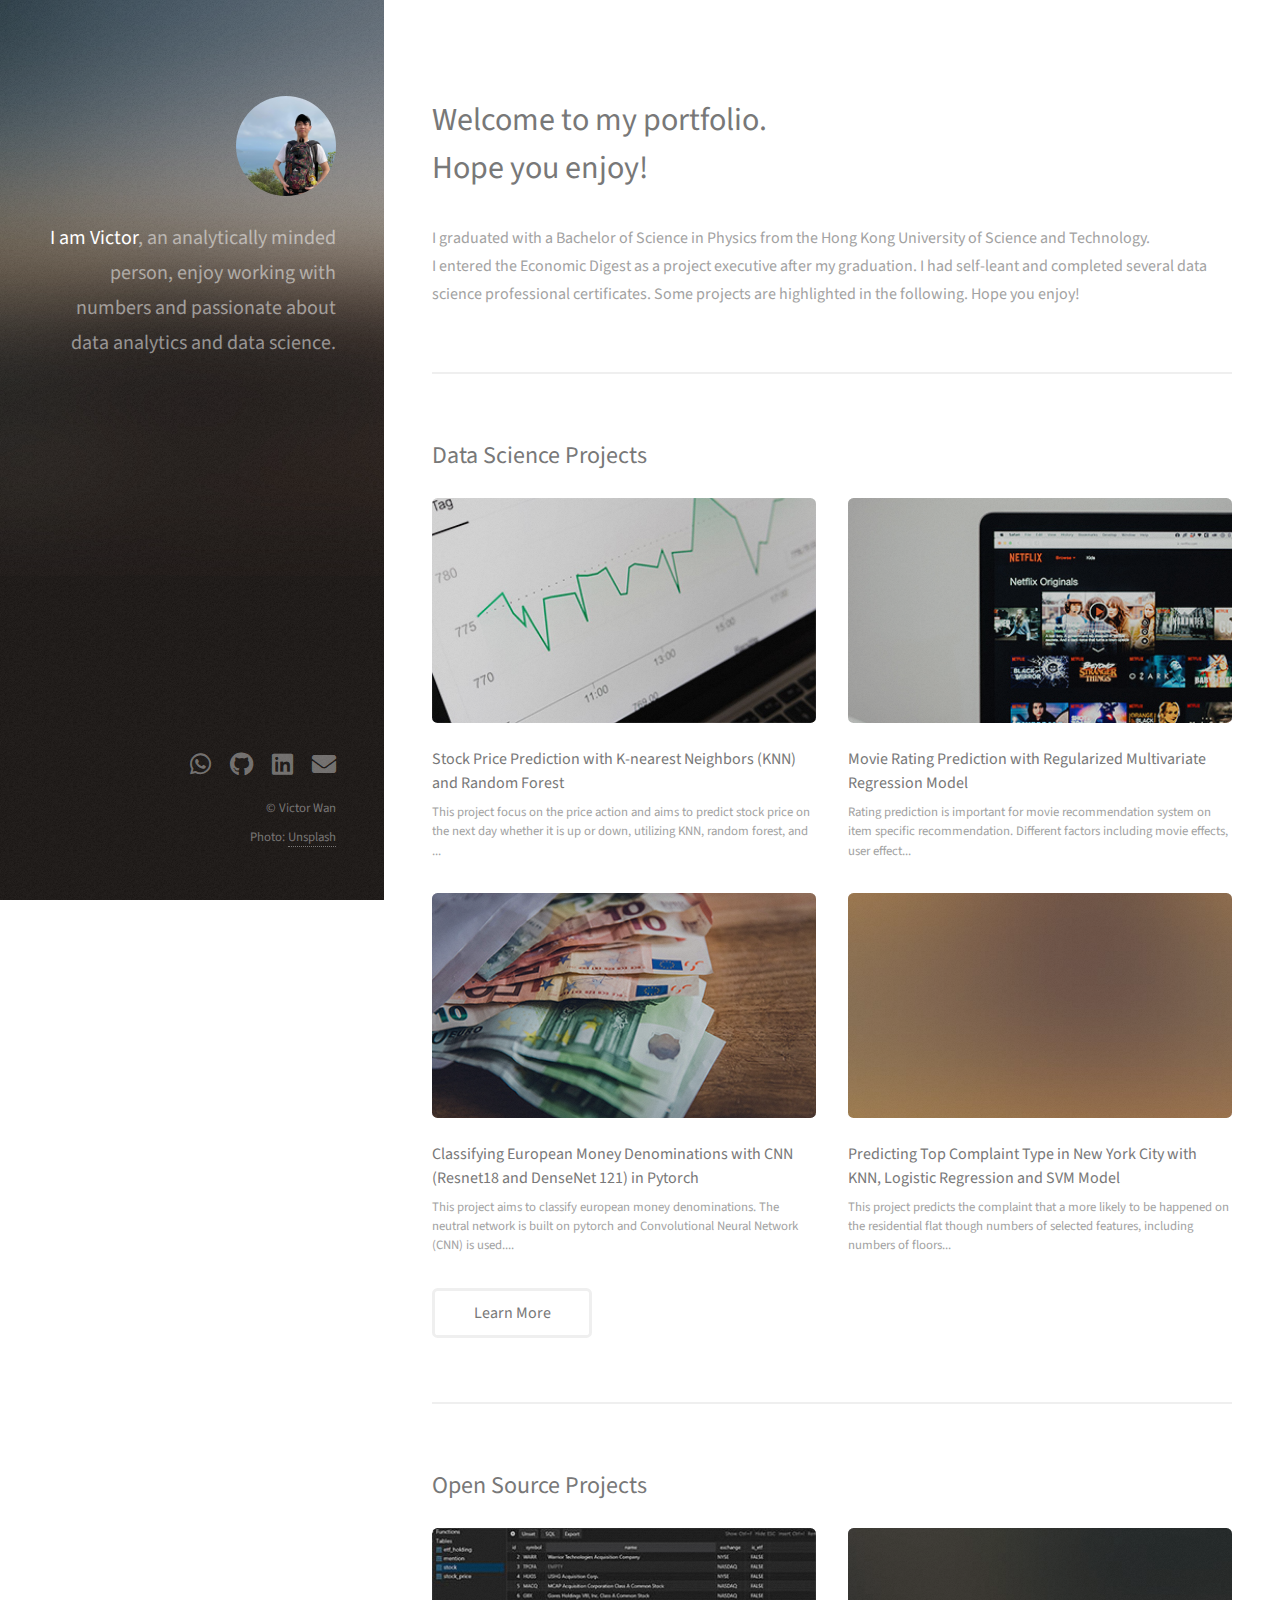
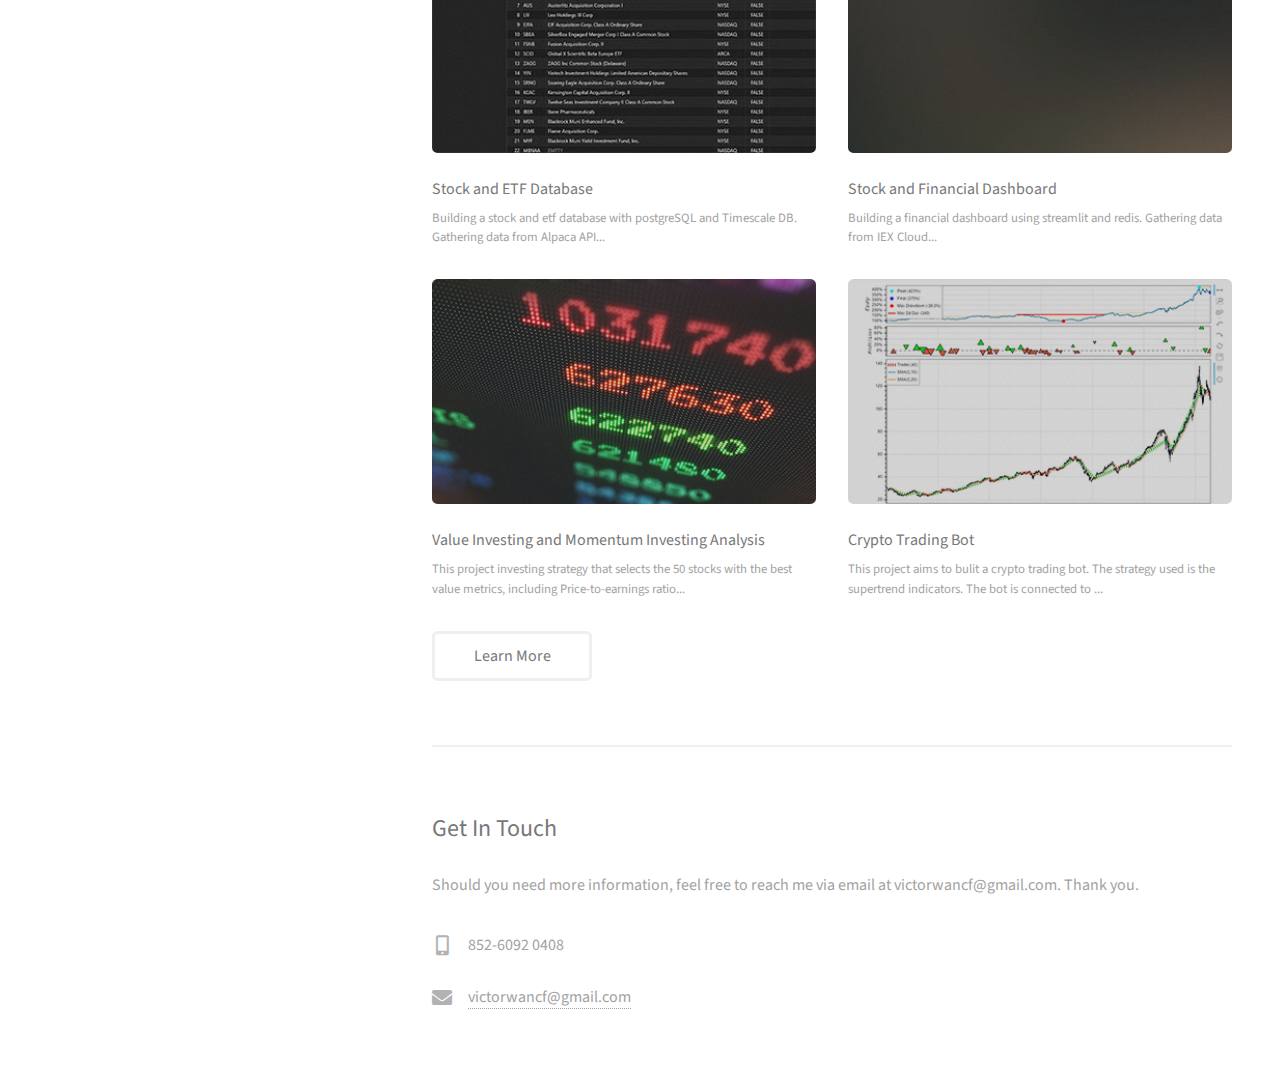
<file: index.html>
<!DOCTYPE HTML>
<!--
  Welcome!
-->
<html>
	<head>
		<title>Victorwan Portfolio</title>
		<meta charset="utf-8" />
		<meta name="viewport" content="width=device-width, initial-scale=1, user-scalable=no" />
		<link rel="stylesheet" href="assets/css/main.css" />
	</head>
	<body class="is-preload">

		<!-- Header -->
			<header id="header">
				<div class="inner">
					<a href="#" class="image avatar"><img src="images/avatar1.jpg" alt="" /></a>
					<h1><strong>I am Victor</strong>, an analytically minded <br />
					person, enjoy working with <br /> 
					numbers and passionate about <br />
					data analytics and data science.</h1>
				</div>
			</header>

		<!-- Main -->
			<div id="main">

				<!-- One -->
					<section id="one">
						<header class="major">
							<h2>Welcome to my portfolio.<br />
							Hope you enjoy!</h2>
						</header>
						<p>
							I graduated with a Bachelor of Science in Physics from the Hong Kong University of Science and Technology. <br />
							I entered the Economic Digest as a project executive after my graduation. 
							I had self-leant and completed several data science professional certificates. Some projects are highlighted in the following. Hope you enjoy!
						</p>

						<!--
						<ul class="actions">
							<li><a href="#" class="button">Learn More</a></li>
						</ul>
						-->
						
					</section>

				<!-- Two -->
					<section id="two">
						<h2>Data Science Projects</h2>
						<div class="row">
							<article class="col-6 col-12-xsmall work-item">
								<a href="DS_project.html" class="image fit"><img src="images/thumbs/01.jpg"  alt="" /></a>
								<a href="DS_project.html"><h3>Stock Price Prediction with K-nearest Neighbors (KNN) and Random Forest</h3></a>
								<p>This project focus on the price action and aims
									to predict stock price on the next day whether it is up or down,
									utilizing KNN, random forest, and ...</p>
							</article>
							<article class="col-6 col-12-xsmall work-item">
								<a href="DS_project.html#two" class="image fit"><img src="images/thumbs/02.jpg" alt="" /></a>
								<a href="DS_project.html#two"><h3>Movie Rating Prediction with Regularized Multivariate Regression Model</h3></a>
								<p>Rating prediction is important for movie recommendation system on item specific recommendation. 
									Different factors including movie effects, user effect...</p>
							</article>
							<article class="col-6 col-12-xsmall work-item">
								<a href="DS_project.html#three" class="image fit"><img src="images/thumbs/03.jpg" alt="" /></a>
								<a href="DS_project.html#three"><h3>Classifying European Money Denominations with CNN (Resnet18 and DenseNet 121) in Pytorch</h3></a>
								<p>This project aims to classify european money denominations. The neutral network is built on pytorch 
									and Convolutional Neural Network (CNN) is used....</p>
							</article>
							<article class="col-6 col-12-xsmall work-item">
								<a href="DS_project.html#four" class="image fit"><img src="images/thumbs/04.jpg" alt="" /></a>
								<a href="DS_project.html#four"><h3>Predicting Top Complaint Type in New York City with KNN, Logistic Regression and SVM Model</h3></a>
								<p>This project predicts the complaint that a more likely to be happened on the residential flat though numbers of selected features, 
									including numbers of floors...</p>
							</article>
						</div>

						<ul class="actions">
							<li><a href="DS_project.html" class="button">Learn More</a></li>
						</ul>
					</section>
				
				<!-- OS Project -->
					<section id="three">
						<h2>Open Source Projects</h2>
						<div class="row">
							<article class="col-6 col-12-xsmall work-item">
								<a href="OS_project.html" class="image fit"><img src="images/thumbs/05.jpg"  alt="" /></a>
								<a href="OS_project.html"><h3>Stock and ETF Database</h3></a>
								<p>Building a stock and etf database with postgreSQL and Timescale DB. Gathering data from Alpaca API...</p>
							</article>
							<article class="col-6 col-12-xsmall work-item">
								<a href="OS_project.html#two" class="image fit"><img src="images/thumbs/06.jpg" alt="" /></a>
								<a href="OS_project.html#two"><h3>Stock and Financial Dashboard</h3></a>
								<p>Building a financial dashboard using streamlit and redis. Gathering data from IEX Cloud...</p>
							</article>
							<article class="col-6 col-12-xsmall work-item">
								<a href="OS_project.html#three" class="image fit"><img src="images/thumbs/07.jpg" alt="" /></a>
								<a href="OS_project.html#three"><h3>Value Investing and Momentum Investing Analysis</h3></a>
								<p>	This project investing strategy that selects the 50 stocks with the best value metrics, 
									including Price-to-earnings ratio...</p>
							</article>
							<article class="col-6 col-12-xsmall work-item">
								<a href="OS_project.html#four" class="image fit"><img src="images/thumbs/08.jpg" alt="" /></a>
								<a href="OS_project.html#four"><h3>Crypto Trading Bot</h3></a>
								<p>This project aims to bulit a crypto trading bot. The strategy used is the supertrend indicators. 
									The bot is connected to ...</p>
							</article>
						</div>

						<ul class="actions">
							<li><a href="OS_project.html" class="button">Learn More</a></li>
						</ul>
					</section>

				<!-- Footer -->
					<section id="four">
						<h2>Get In Touch</h2>
						<p>Should you need more information, feel free to reach me via email at victorwancf@gmail.com. Thank you.</p>
						<div class="row">
							<div class="col-4 col-12-small">
								<ul class="labeled-icons">
									<li>
										<h3 class="icon solid fa-mobile-alt"><span class="label">Phone</span></h3>
										852-6092 0408
									</li>
									<li>
										<h3 class="icon solid fa-envelope"><span class="label">Email</span></h3>
										<a href="#">victorwancf@gmail.com</a>
									</li>
								</ul>
							</div>
						</div>
					</section>

				<!-- Four -->
				<!--
					<section id="four">
						<h2>Elements</h2>

						<section>
							<h4>Text</h4>
							<p>This is <b>bold</b> and this is <strong>strong</strong>. This is <i>italic</i> and this is <em>emphasized</em>.
							This is <sup>superscript</sup> text and this is <sub>subscript</sub> text.
							This is <u>underlined</u> and this is code: <code>for (;;) { ... }</code>. Finally, <a href="#">this is a link</a>.</p>
							<hr />
							<header>
								<h4>Heading with a Subtitle</h4>
								<p>Lorem ipsum dolor sit amet nullam id egestas urna aliquam</p>
							</header>
							<p>Nunc lacinia ante nunc ac lobortis. Interdum adipiscing gravida odio porttitor sem non mi integer non faucibus ornare mi ut ante amet placerat aliquet. Volutpat eu sed ante lacinia sapien lorem accumsan varius montes viverra nibh in adipiscing blandit tempus accumsan.</p>
							<header>
								<h5>Heading with a Subtitle</h5>
								<p>Lorem ipsum dolor sit amet nullam id egestas urna aliquam</p>
							</header>
							<p>Nunc lacinia ante nunc ac lobortis. Interdum adipiscing gravida odio porttitor sem non mi integer non faucibus ornare mi ut ante amet placerat aliquet. Volutpat eu sed ante lacinia sapien lorem accumsan varius montes viverra nibh in adipiscing blandit tempus accumsan.</p>
							<hr />
							<h2>Heading Level 2</h2>
							<h3>Heading Level 3</h3>
							<h4>Heading Level 4</h4>
							<h5>Heading Level 5</h5>
							<h6>Heading Level 6</h6>
							<hr />
							<h5>Blockquote</h5>
							<blockquote>Fringilla nisl. Donec accumsan interdum nisi, quis tincidunt felis sagittis eget tempus euismod. Vestibulum ante ipsum primis in faucibus vestibulum. Blandit adipiscing eu felis iaculis volutpat ac adipiscing accumsan faucibus. Vestibulum ante ipsum primis in faucibus lorem ipsum dolor sit amet nullam adipiscing eu felis.</blockquote>
							<h5>Preformatted</h5>
							<pre><code>i = 0;

while (!deck.isInOrder()) {
print 'Iteration ' + i;
deck.shuffle();
i++;
}

print 'It took ' + i + ' iterations to sort the deck.';</code></pre>
						</section>

						<section>
							<h4>Lists</h4>
							<div class="row">
								<div class="col-6 col-12-xsmall">
									<h5>Unordered</h5>
									<ul>
										<li>Dolor pulvinar etiam magna etiam.</li>
										<li>Sagittis adipiscing lorem eleifend.</li>
										<li>Felis enim feugiat dolore viverra.</li>
									</ul>
									<h5>Alternate</h5>
									<ul class="alt">
										<li>Dolor pulvinar etiam magna etiam.</li>
										<li>Sagittis adipiscing lorem eleifend.</li>
										<li>Felis enim feugiat dolore viverra.</li>
									</ul>
								</div>
								<div class="col-6 col-12-xsmall">
									<h5>Ordered</h5>
									<ol>
										<li>Dolor pulvinar etiam magna etiam.</li>
										<li>Etiam vel felis at lorem sed viverra.</li>
										<li>Felis enim feugiat dolore viverra.</li>
										<li>Dolor pulvinar etiam magna etiam.</li>
										<li>Etiam vel felis at lorem sed viverra.</li>
										<li>Felis enim feugiat dolore viverra.</li>
									</ol>
									<h5>Icons</h5>
									<ul class="icons">
										<li><a href="#" class="icon brands fa-twitter"><span class="label">Twitter</span></a></li>
										<li><a href="#" class="icon brands fa-facebook-f"><span class="label">Facebook</span></a></li>
										<li><a href="#" class="icon brands fa-instagram"><span class="label">Instagram</span></a></li>
										<li><a href="#" class="icon brands fa-github"><span class="label">Github</span></a></li>
										<li><a href="#" class="icon brands fa-dribbble"><span class="label">Dribbble</span></a></li>
										<li><a href="#" class="icon brands fa-tumblr"><span class="label">Tumblr</span></a></li>
									</ul>
								</div>
							</div>
							<h5>Actions</h5>
							<ul class="actions">
								<li><a href="#" class="button primary">Default</a></li>
								<li><a href="#" class="button">Default</a></li>
							</ul>
							<ul class="actions small">
								<li><a href="#" class="button primary small">Small</a></li>
								<li><a href="#" class="button small">Small</a></li>
							</ul>
							<div class="row">
								<div class="col-6 col-12-small">
									<ul class="actions stacked">
										<li><a href="#" class="button primary">Default</a></li>
										<li><a href="#" class="button">Default</a></li>
									</ul>
								</div>
								<div class="col-6 col-12-small">
									<ul class="actions stacked">
										<li><a href="#" class="button primary small">Small</a></li>
										<li><a href="#" class="button small">Small</a></li>
									</ul>
								</div>
								<div class="col-6 col-12-small">
									<ul class="actions stacked">
										<li><a href="#" class="button primary fit">Default</a></li>
										<li><a href="#" class="button fit">Default</a></li>
									</ul>
								</div>
								<div class="col-6 col-12-small">
									<ul class="actions stacked">
										<li><a href="#" class="button primary small fit">Small</a></li>
										<li><a href="#" class="button small fit">Small</a></li>
									</ul>
								</div>
							</div>
						</section>

						<section>
							<h4>Table</h4>
							<h5>Default</h5>
							<div class="table-wrapper">
								<table>
									<thead>
										<tr>
											<th>Name</th>
											<th>Description</th>
											<th>Price</th>
										</tr>
									</thead>
									<tbody>
										<tr>
											<td>Item One</td>
											<td>Ante turpis integer aliquet porttitor.</td>
											<td>29.99</td>
										</tr>
										<tr>
											<td>Item Two</td>
											<td>Vis ac commodo adipiscing arcu aliquet.</td>
											<td>19.99</td>
										</tr>
										<tr>
											<td>Item Three</td>
											<td> Morbi faucibus arcu accumsan lorem.</td>
											<td>29.99</td>
										</tr>
										<tr>
											<td>Item Four</td>
											<td>Vitae integer tempus condimentum.</td>
											<td>19.99</td>
										</tr>
										<tr>
											<td>Item Five</td>
											<td>Ante turpis integer aliquet porttitor.</td>
											<td>29.99</td>
										</tr>
									</tbody>
									<tfoot>
										<tr>
											<td colspan="2"></td>
											<td>100.00</td>
										</tr>
									</tfoot>
								</table>
							</div>

							<h5>Alternate</h5>
							<div class="table-wrapper">
								<table class="alt">
									<thead>
										<tr>
											<th>Name</th>
											<th>Description</th>
											<th>Price</th>
										</tr>
									</thead>
									<tbody>
										<tr>
											<td>Item One</td>
											<td>Ante turpis integer aliquet porttitor.</td>
											<td>29.99</td>
										</tr>
										<tr>
											<td>Item Two</td>
											<td>Vis ac commodo adipiscing arcu aliquet.</td>
											<td>19.99</td>
										</tr>
										<tr>
											<td>Item Three</td>
											<td> Morbi faucibus arcu accumsan lorem.</td>
											<td>29.99</td>
										</tr>
										<tr>
											<td>Item Four</td>
											<td>Vitae integer tempus condimentum.</td>
											<td>19.99</td>
										</tr>
										<tr>
											<td>Item Five</td>
											<td>Ante turpis integer aliquet porttitor.</td>
											<td>29.99</td>
										</tr>
									</tbody>
									<tfoot>
										<tr>
											<td colspan="2"></td>
											<td>100.00</td>
										</tr>
									</tfoot>
								</table>
							</div>
						</section>

						<section>
							<h4>Buttons</h4>
							<ul class="actions">
								<li><a href="#" class="button primary">Primary</a></li>
								<li><a href="#" class="button">Default</a></li>
							</ul>
							<ul class="actions">
								<li><a href="#" class="button large">Large</a></li>
								<li><a href="#" class="button">Default</a></li>
								<li><a href="#" class="button small">Small</a></li>
							</ul>
							<ul class="actions fit">
								<li><a href="#" class="button primary fit">Fit</a></li>
								<li><a href="#" class="button fit">Fit</a></li>
							</ul>
							<ul class="actions fit small">
								<li><a href="#" class="button primary fit small">Fit + Small</a></li>
								<li><a href="#" class="button fit small">Fit + Small</a></li>
							</ul>
							<ul class="actions">
								<li><a href="#" class="button primary icon solid fa-download">Icon</a></li>
								<li><a href="#" class="button icon solid fa-download">Icon</a></li>
							</ul>
							<ul class="actions">
								<li><span class="button primary disabled">Primary</span></li>
								<li><span class="button disabled">Default</span></li>
							</ul>
						</section>

						<section>
							<h4>Form</h4>
							<form method="post" action="#">
								<div class="row gtr-uniform gtr-50">
									<div class="col-6 col-12-xsmall">
										<input type="text" name="demo-name" id="demo-name" value="" placeholder="Name" />
									</div>
									<div class="col-6 col-12-xsmall">
										<input type="email" name="demo-email" id="demo-email" value="" placeholder="Email" />
									</div>
									<div class="col-12">
										<select name="demo-category" id="demo-category">
											<option value="">- Category -</option>
											<option value="1">Manufacturing</option>
											<option value="1">Shipping</option>
											<option value="1">Administration</option>
											<option value="1">Human Resources</option>
										</select>
									</div>
									<div class="col-4 col-12-small">
										<input type="radio" id="demo-priority-low" name="demo-priority" checked>
										<label for="demo-priority-low">Low Priority</label>
									</div>
									<div class="col-4 col-12-small">
										<input type="radio" id="demo-priority-normal" name="demo-priority">
										<label for="demo-priority-normal">Normal Priority</label>
									</div>
									<div class="col-4 col-12-small">
										<input type="radio" id="demo-priority-high" name="demo-priority">
										<label for="demo-priority-high">High Priority</label>
									</div>
									<div class="col-6 col-12-small">
										<input type="checkbox" id="demo-copy" name="demo-copy">
										<label for="demo-copy">Email me a copy of this message</label>
									</div>
									<div class="col-6 col-12-small">
										<input type="checkbox" id="demo-human" name="demo-human" checked>
										<label for="demo-human">I am a human and not a robot</label>
									</div>
									<div class="col-12">
										<textarea name="demo-message" id="demo-message" placeholder="Enter your message" rows="6"></textarea>
									</div>
									<div class="col-12">
										<ul class="actions">
											<li><input type="submit" value="Send Message" class="primary" /></li>
											<li><input type="reset" value="Reset" /></li>
										</ul>
									</div>
								</div>
							</form>
						</section>

						<section>
							<h4>Image</h4>
							<h5>Fit</h5>
							<div class="box alt">
								<div class="row gtr-50 gtr-uniform">
									<div class="col-12"><span class="image fit"><img src="images/fulls/05.jpg" alt="" /></span></div>
									<div class="col-4"><span class="image fit"><img src="images/thumbs/01.jpg" alt="" /></span></div>
									<div class="col-4"><span class="image fit"><img src="images/thumbs/02.jpg" alt="" /></span></div>
									<div class="col-4"><span class="image fit"><img src="images/thumbs/03.jpg" alt="" /></span></div>
									<div class="col-4"><span class="image fit"><img src="images/thumbs/04.jpg" alt="" /></span></div>
									<div class="col-4"><span class="image fit"><img src="images/thumbs/05.jpg" alt="" /></span></div>
									<div class="col-4"><span class="image fit"><img src="images/thumbs/06.jpg" alt="" /></span></div>
									<div class="col-4"><span class="image fit"><img src="images/thumbs/03.jpg" alt="" /></span></div>
									<div class="col-4"><span class="image fit"><img src="images/thumbs/02.jpg" alt="" /></span></div>
									<div class="col-4"><span class="image fit"><img src="images/thumbs/01.jpg" alt="" /></span></div>
								</div>
							</div>
							<h5>Left &amp; Right</h5>
							<p><span class="image left"><img src="images/avatar.jpg" alt="" /></span>Fringilla nisl. Donec accumsan interdum nisi, quis tincidunt felis sagittis eget. tempus euismod. Vestibulum ante ipsum primis in faucibus vestibulum. Blandit adipiscing eu felis iaculis volutpat ac adipiscing accumsan eu faucibus. Integer ac pellentesque praesent tincidunt felis sagittis eget. tempus euismod. Vestibulum ante ipsum primis in faucibus vestibulum. Blandit adipiscing eu felis iaculis volutpat ac adipiscing accumsan eu faucibus. Integer ac pellentesque praesent. Donec accumsan interdum nisi, quis tincidunt felis sagittis eget. tempus euismod. Vestibulum ante ipsum primis in faucibus vestibulum. Blandit adipiscing eu felis iaculis volutpat ac adipiscing accumsan eu faucibus. Integer ac pellentesque praesent tincidunt felis sagittis eget. tempus euismod. Vestibulum ante ipsum primis in faucibus vestibulum. Blandit adipiscing eu felis iaculis volutpat ac adipiscing accumsan eu faucibus. Integer ac pellentesque praesent.</p>
							<p><span class="image right"><img src="images/avatar.jpg" alt="" /></span>Fringilla nisl. Donec accumsan interdum nisi, quis tincidunt felis sagittis eget. tempus euismod. Vestibulum ante ipsum primis in faucibus vestibulum. Blandit adipiscing eu felis iaculis volutpat ac adipiscing accumsan eu faucibus. Integer ac pellentesque praesent tincidunt felis sagittis eget. tempus euismod. Vestibulum ante ipsum primis in faucibus vestibulum. Blandit adipiscing eu felis iaculis volutpat ac adipiscing accumsan eu faucibus. Integer ac pellentesque praesent. Donec accumsan interdum nisi, quis tincidunt felis sagittis eget. tempus euismod. Vestibulum ante ipsum primis in faucibus vestibulum. Blandit adipiscing eu felis iaculis volutpat ac adipiscing accumsan eu faucibus. Integer ac pellentesque praesent tincidunt felis sagittis eget. tempus euismod. Vestibulum ante ipsum primis in faucibus vestibulum. Blandit adipiscing eu felis iaculis volutpat ac adipiscing accumsan eu faucibus. Integer ac pellentesque praesent.</p>
						</section>

					</section>
				-->

			</div>

		<!-- Footer -->
			<footer id="footer">
				<div class="inner">
					<ul class="icons">
						<li><a href="https://wa.me/85260920408" target="blank" class="icon brands fa-whatsapp"><span class="label">Whatsapp</span></a></li>
						<li><a href="https://github.com/victorwancf" target="blank" class="icon brands fa-github"><span class="label">Github</span></a></li>
						<li><a href="https://www.linkedin.com/in/chi-fung-wan/" target="blank" class="icon brands fa-linkedin"><span class="label">LinkedIn</span></a></li>
						<li><a href="mailto:victorwancf@gmail.com" target="blank" class="icon solid fa-envelope"><span class="label">Email</span></a></li>
					</ul>
					<ul class="copyright">
						<li>&copy; Victor Wan</li><li>Photo: <a href="https://unsplash.com/">Unsplash</a></li>
					</ul>
				</div>
			</footer>

		<!-- Scripts -->
			<script src="assets/js/jquery.min.js"></script>
			<script src="assets/js/jquery.poptrox.min.js"></script>
			<script src="assets/js/browser.min.js"></script>
			<script src="assets/js/breakpoints.min.js"></script>
			<script src="assets/js/util.js"></script>
			<script src="assets/js/main.js"></script>

	</body>
</html>
</file>
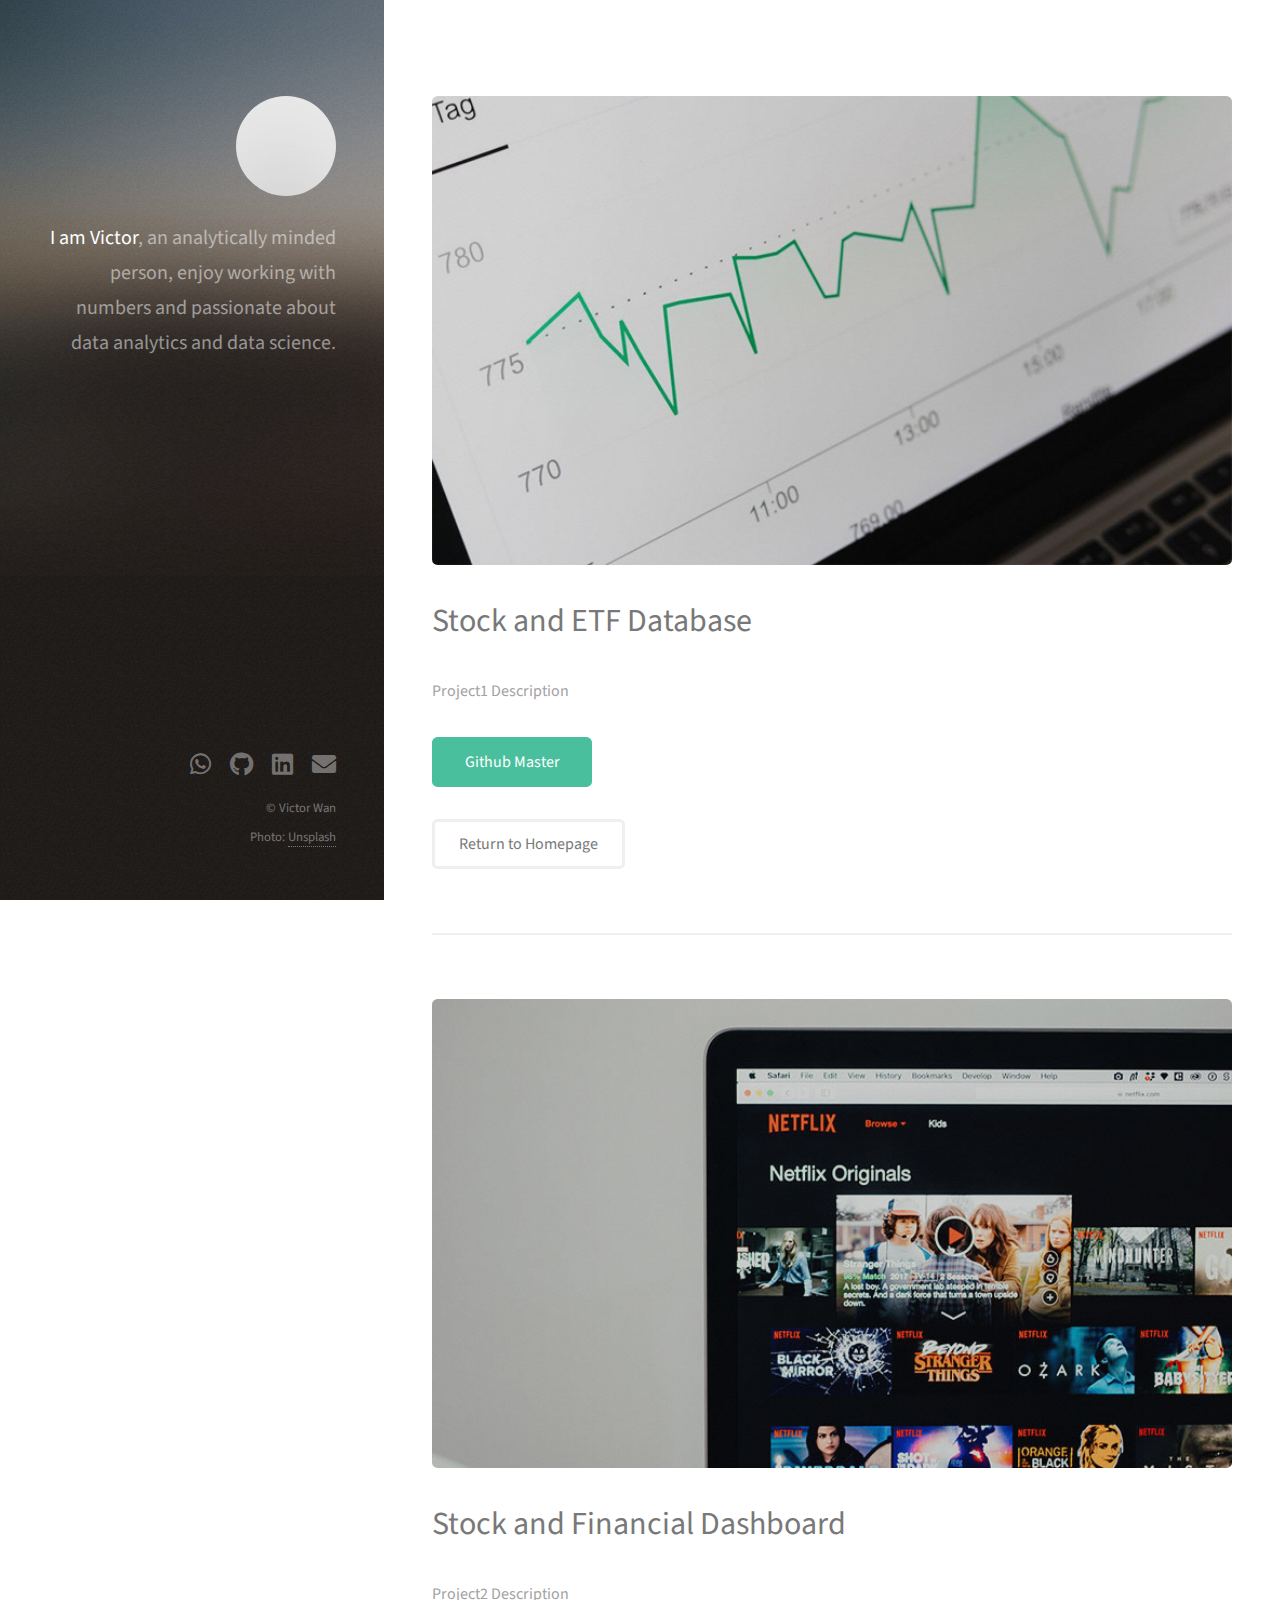
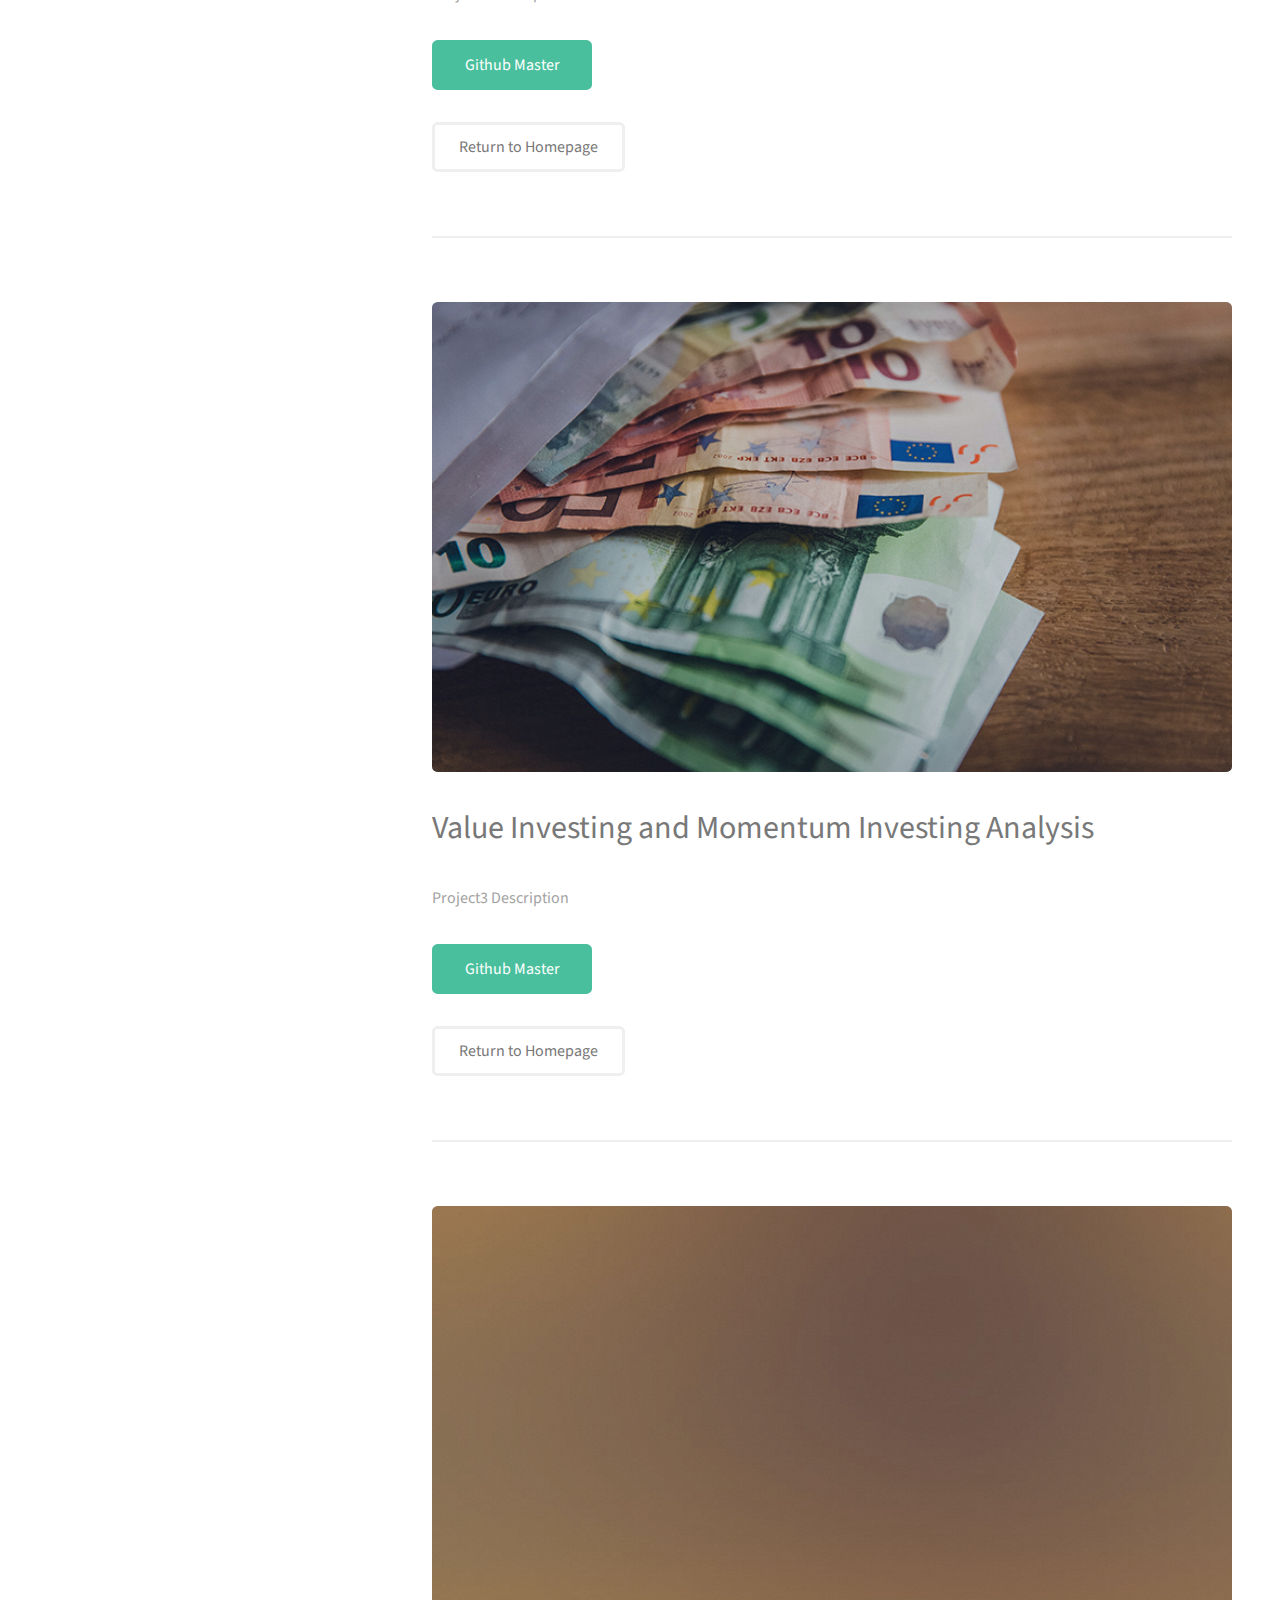
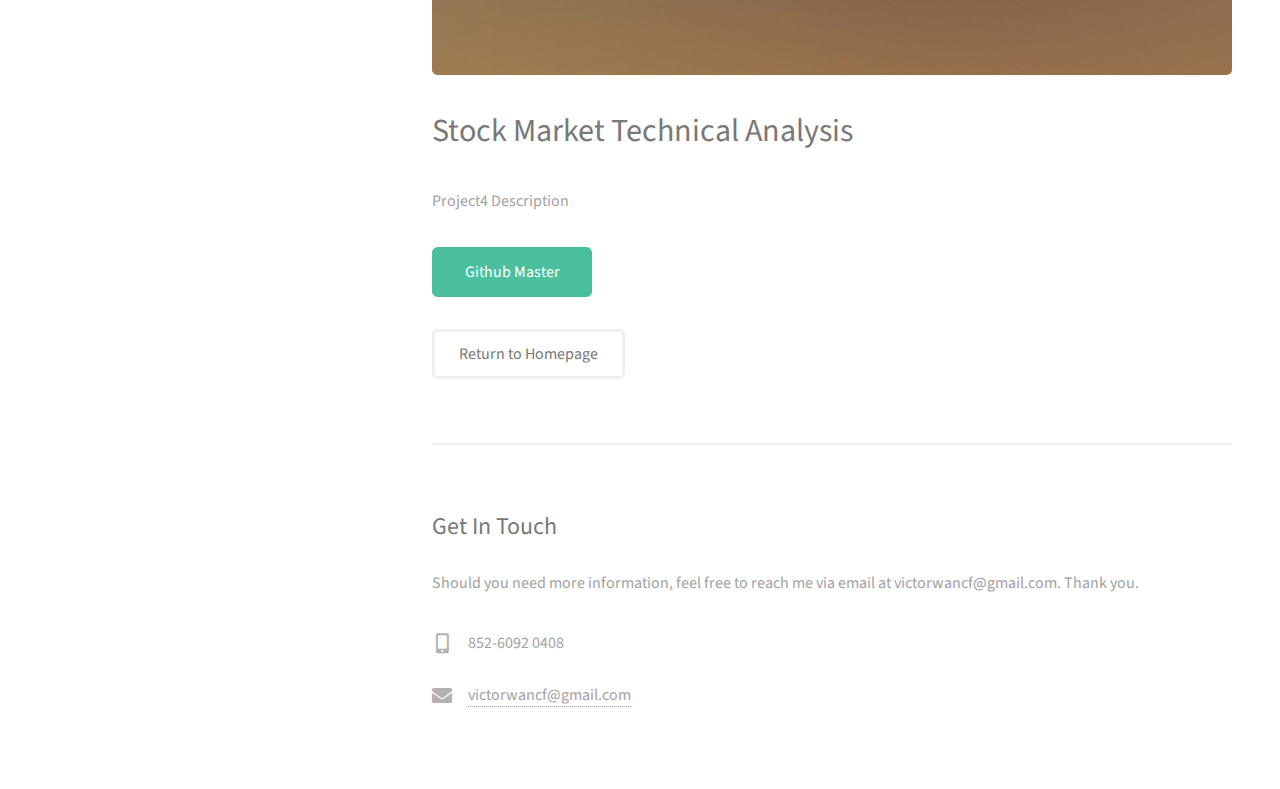
<file: DA_project.html>
<!DOCTYPE HTML>
<!--
  Welcome!
-->
<html>

<head>
	<title>Victorwan Portfolio</title>
	<meta charset="utf-8" />
	<meta name="viewport" content="width=device-width, initial-scale=1, user-scalable=no" />
	<link rel="stylesheet" href="assets/css/main.css" />
</head>

<body class="is-preload">

	<!-- Header -->
	<header id="header">
		<div class="inner">
			<a href="#" class="image avatar"><img src="images/avatar.jpg" alt="" /></a>
			<h1><strong>I am Victor</strong>, an analytically minded <br />
				person, enjoy working with <br />
				numbers and passionate about <br />
				data analytics and data science.</h1>
		</div>
	</header>

	<!-- Main -->
	<div id="main">

		<!-- One -->
		<section id="one">
			<div class="box alt">
				<div class="row gtr-50 gtr-uniform">
					<div class="col-12"><span class="image fit"><img src="images/fulls/01.jpg" alt="" /></span></div>
				</div>
			</div>

			<header class="major">
				<h2>Stock and ETF Database<br /></h2>
			</header>
			<p>
				Project1 Description
			</p>

			<div class="col-6 col-12-small">
				<ul class="actions stacked">
					<li><a href="#" class="button primary">Github Master</a></li>
				</ul>

				<ul class="actions">
					<li><a href="index.html" class="button">Return to Homepage</a></li>
				</ul>
		</section>

		<!-- Two -->
		<section id="two">
			<div class="box alt">
				<div class="row gtr-50 gtr-uniform">
					<div class="col-12"><span class="image fit"><img src="images/fulls/02.jpg" alt="" /></span></div>
				</div>
			</div>

			<header class="major">
				<h2>Stock and Financial Dashboard<br /></h2>
			</header>
			<p>
				Project2 Description
			</p>

			<div class="col-6 col-12-small">
				<ul class="actions stacked">
					<li><a href="#" class="button primary">Github Master</a></li>
				</ul>

				<ul class="actions">
					<li><a href="index.html" class="button">Return to Homepage</a></li>
				</ul>
		</section>

		<!-- Three -->
		<section id="three">
			<div class="box alt">
				<div class="row gtr-50 gtr-uniform">
					<div class="col-12"><span class="image fit"><img src="images/fulls/03.jpg" alt="" /></span></div>
				</div>
			</div>

			<header class="major">
				<h2>Value Investing and Momentum Investing Analysis<br /></h2>
			</header>
			<p>
				Project3 Description
			</p>

			<div class="col-6 col-12-small">
				<ul class="actions stacked">
					<li><a href="#" class="button primary">Github Master</a></li>
				</ul>

				<ul class="actions">
					<li><a href="index.html" class="button">Return to Homepage</a></li>
				</ul>
		</section>

		<!-- Four -->
		<section id="four">
			<div class="box alt">
				<div class="row gtr-50 gtr-uniform">
					<div class="col-12"><span class="image fit"><img src="images/fulls/04.jpg" alt="" /></span></div>
				</div>
			</div>

			<header class="major">
				<h2>Stock Market Technical Analysis<br /></h2>
			</header>
			<p>
				Project4 Description
			</p>

			<div class="col-6 col-12-small">
				<ul class="actions stacked">
					<li><a href="#" class="button primary">Github Master</a></li>
				</ul>

				<ul class="actions">
					<li><a href="index.html" class="button">Return to Homepage</a></li>
				</ul>
		</section>

		<!-- Five -->
		<section id="five">
			<h2>Get In Touch</h2>
			<p>Should you need more information, feel free to reach me via email at victorwancf@gmail.com. Thank you.
			</p>
			<div class="row">
				<div class="col-4 col-12-small">
					<ul class="labeled-icons">
						<li>
							<h3 class="icon solid fa-mobile-alt"><span class="label">Phone</span></h3>
							852-6092 0408
						</li>
						<li>
							<h3 class="icon solid fa-envelope"><span class="label">Email</span></h3>
							<a href="#">victorwancf@gmail.com</a>
						</li>
					</ul>
				</div>
			</div>
		</section>
	</div>

	<!-- Footer -->
	<footer id="footer">
		<div class="inner">
			<ul class="icons">
				<li><a href="https://wa.me/60920408" target="blank" class="icon brands fa-whatsapp"><span
							class="label">Whatsapp</span></a></li>
				<li><a href="https://github.com/victorwancf" target="blank" class="icon brands fa-github"><span
							class="label">Github</span></a></li>
				<li><a href="https://www.linkedin.com/in/chi-fung-wan/" target="blank"
						class="icon brands fa-linkedin"><span class="label">LinkedIn</span></a></li>
				<li><a href="mailto:victorwancf@gmail.com" target="blank" class="icon solid fa-envelope"><span
							class="label">Email</span></a></li>
			</ul>
			<ul class="copyright">
				<li>&copy; Victor Wan</li>
				<li>Photo: <a href="https://unsplash.com/">Unsplash</a></li>
			</ul>
		</div>
	</footer>

	<!-- Scripts -->
	<script src="assets/js/jquery.min.js"></script>
	<script src="assets/js/jquery.poptrox.min.js"></script>
	<script src="assets/js/browser.min.js"></script>
	<script src="assets/js/breakpoints.min.js"></script>
	<script src="assets/js/util.js"></script>
	<script src="assets/js/main.js"></script>

</body>

</html>
</file>
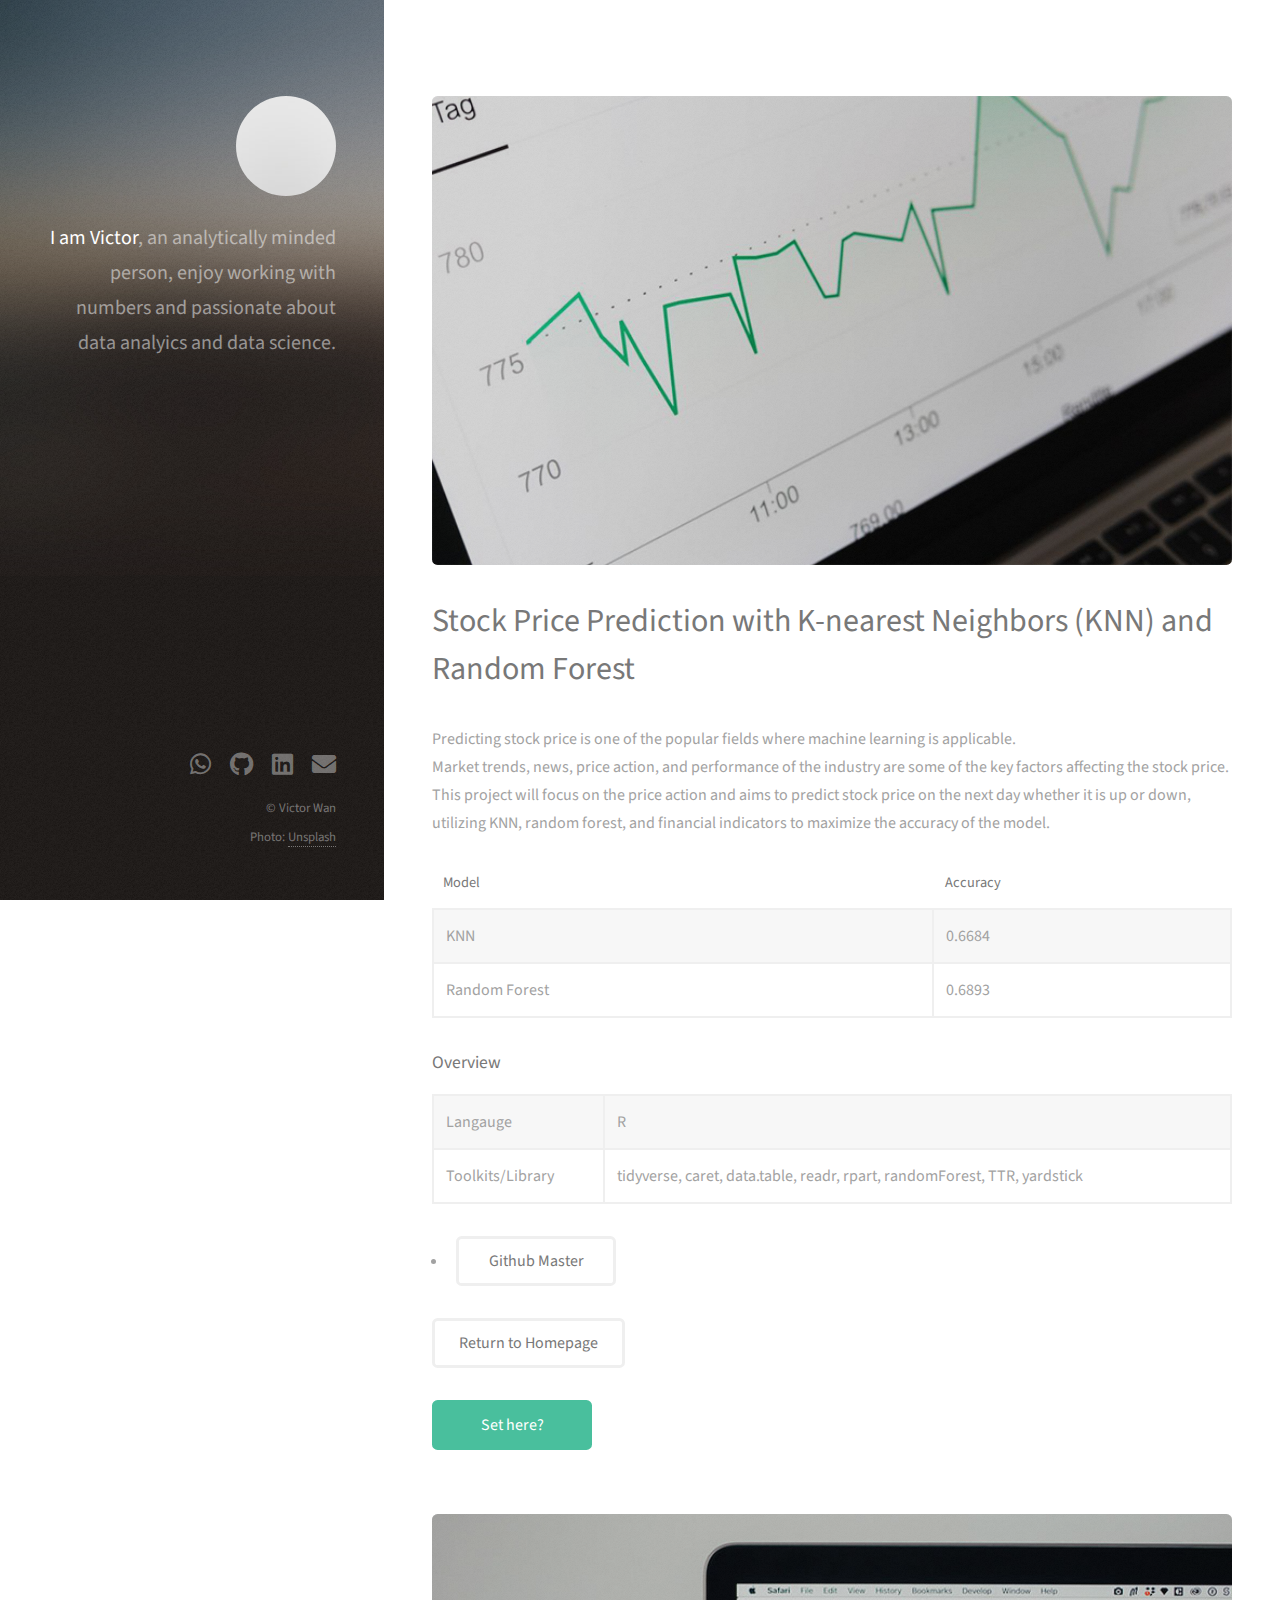
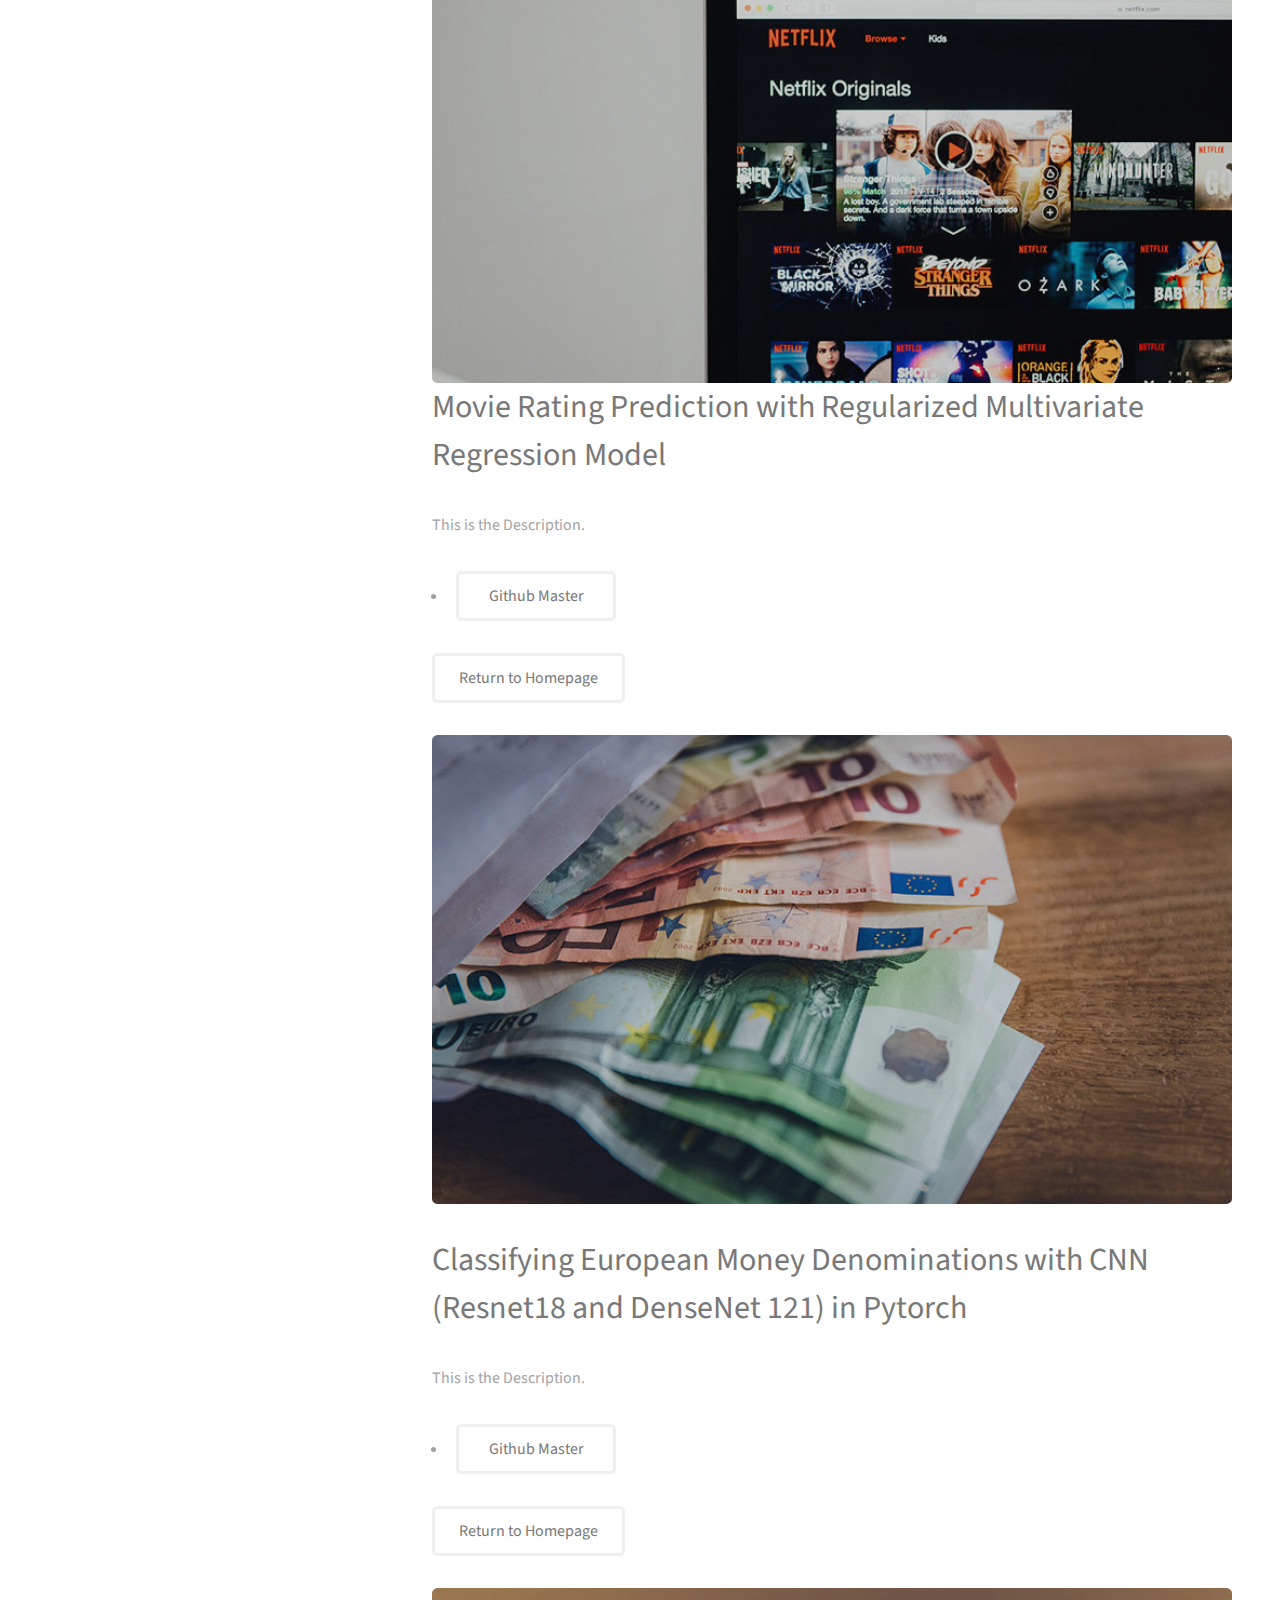
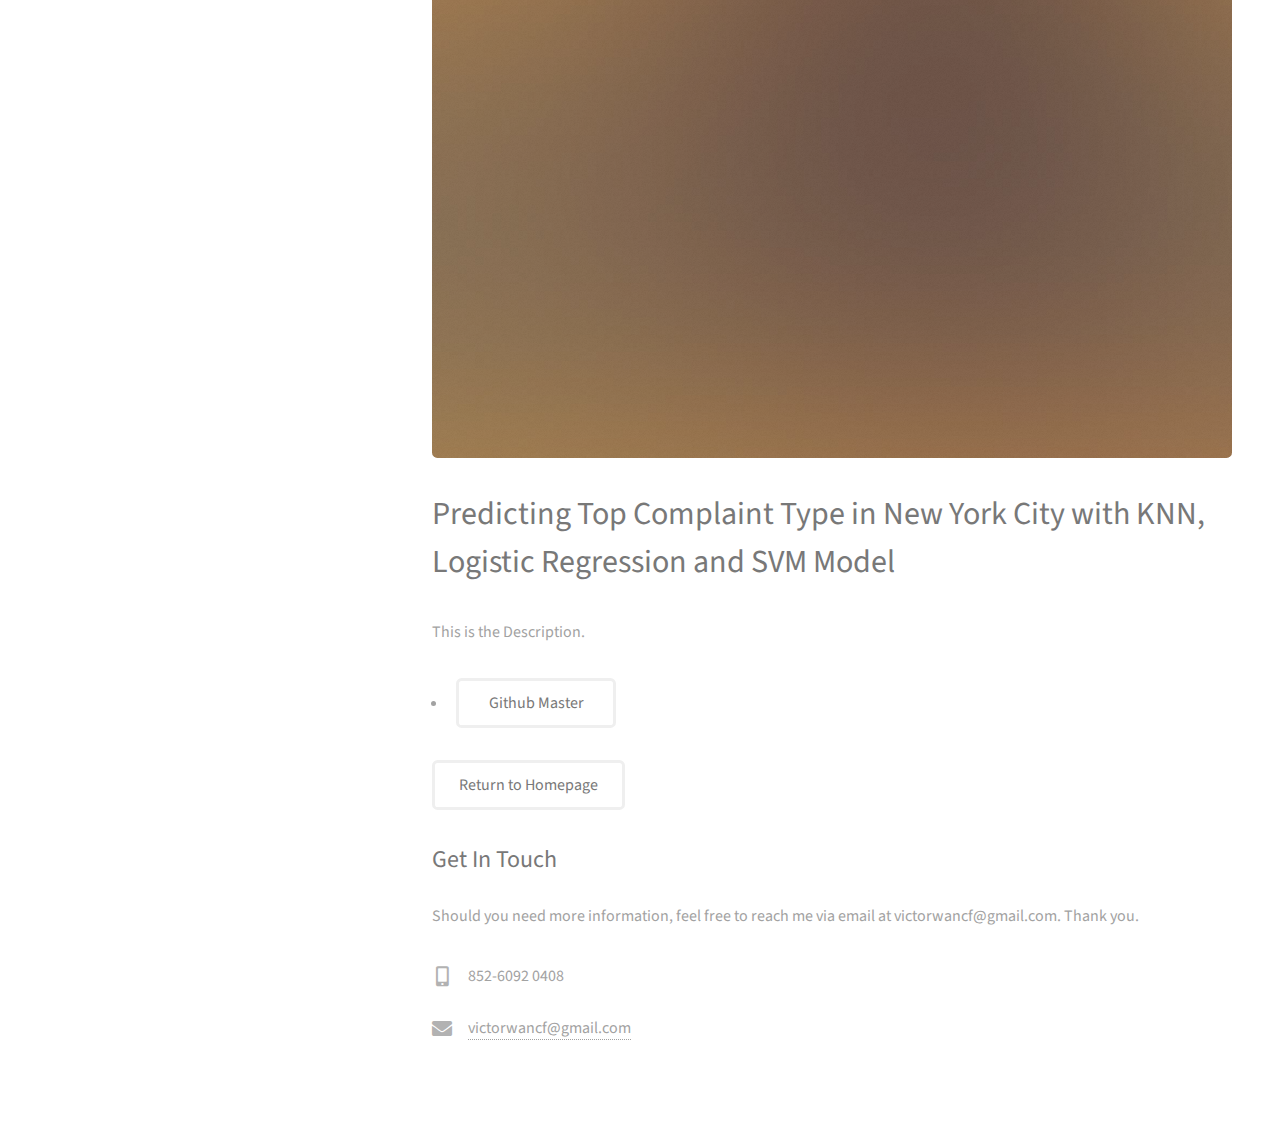
<file: DS_project.html>
<!DOCTYPE HTML>
<!--
  Welcome!
-->
<html>

<head>
	<title>Victorwan Portfolio</title>
	<meta charset="utf-8" />
	<meta name="viewport" content="width=device-width, initial-scale=1, user-scalable=no" />
	<link rel="stylesheet" href="assets/css/main.css" />
</head>

<body class="is-preload">

	<!-- Header -->
	<header id="header">
		<div class="inner">
			<a href="#" class="image avatar"><img src="images/avatar.jpg" alt="" /></a>
			<h1><strong>I am Victor</strong>, an analytically minded <br />
				person, enjoy working with <br /> 
				numbers and passionate about <br />
				data analyics and data science.</h1>
		</div>
	</header>

	<!-- Main -->
	<div id="main">
		<!-- One -->
		<section id="one">
			<div class="box alt">
				<div class="row gtr-50 gtr-uniform">
					<div class="col-12"><span class="image fit"><img src="images/fulls/01.jpg" alt="" /></span></div>
				</div>
			</div>

			<header class="major">
				<h2>Stock Price Prediction with K-nearest Neighbors (KNN) and Random Forest<br /></h2>
			</header>
			<p>
				Predicting stock price is one of the popular fields where machine learning is applicable. <br />
				Market trends, news, price action, and performance of the industry are some of the key factors
				affecting the stock price. This project will focus on the price action and aims
				to predict stock price on the next day whether it is up or down,
				utilizing KNN, random forest, and financial indicators to maximize the accuracy of the model.
			</p>
			<div class="table-wrapper">
				<table class="alt">
					<thead>
						<tr>
							<th>Model</th>
							<th>Accuracy</th>
						</tr>
					</thead>
					<tbody>
						<tr>
							<td>KNN</td>
							<td>0.6684</td>
						</tr>
						<tr>
							<td>Random Forest</td>
							<td>0.6893</td>
						</tr>
					</tbody>
				</table>
			</div>

			<h4>Overview</h4>
			<div class="table-wrapper">
				<table class="alt">
					<tbody>
						<tr>
							<td>Langauge</td>
							<td>R</td>
						</tr>
						<tr>
							<td>Toolkits/Library</td>
							<td>tidyverse, caret, data.table, readr, rpart, randomForest, TTR, yardstick</td>
						</tr>
					</tbody>
				</table>
			</div>
		</section>



		<ul class="actions_center">
			<li><a href="https://github.com/victorwancf/Stock_Price_Prediction" target="blank" class="button">Github
					Master</a></li>
		</ul>

		<ul class="actions">
			<li><a href="index.html" class="button">Return to Homepage</a></li>
		</ul>

		<div class="row">
			<div class="col-6 col-12-small">
				<ul class="actions stacked">
					<li><a href="#" class="button primary">Set here?</a></li>
				</ul>
			</div>
			</section>

			<!-- two -->
			<section id="two">
				<div class="box alt"></div>
					<div class="row gtr-50 gtr-uniform">
						<div class="col-12"><span class="image fit"><img src="images/fulls/02.jpg" alt="" /></span></div>
				</div>

				<header class="major">
					<h2>Movie Rating Prediction with Regularized Multivariate Regression Model<br /></h2>
				</header>
				<p>
					This is the Description.
				</p>

				<ul class="actions_center">
					<li><a href="#" target="blank" class="button">Github Master</a></li>
				</ul>

				<ul class="actions">
					<li><a href="index.html" class="button">Return to Homepage</a></li>
				</ul>
			</section>

			<!-- three -->
			<section id="three">
				<div class="box alt">
					<div class="row gtr-50 gtr-uniform">
						<div class="col-12"><span class="image fit"><img src="images/fulls/03.jpg" alt="" /></span>
						</div>
					</div>
				</div>

				<header class="major">
					<h2>Classifying European Money Denominations with CNN (Resnet18 and DenseNet 121) in Pytorch<br />
					</h2>
				</header>
				<p>
					This is the Description.
				</p>

				<ul class="actions_center">
					<li><a href="#" target="blank" class="button">Github Master</a></li>
				</ul>

				<ul class="actions">
					<li><a href="index.html" class="button">Return to Homepage</a></li>
				</ul>
			</section>

			<!-- four -->
			<section id="four">
				<div class="box alt">
					<div class="row gtr-50 gtr-uniform">
						<div class="col-12"><span class="image fit"><img src="images/fulls/04.jpg" alt="" /></span>
						</div>
					</div>
				</div>

				<header class="major">
					<h2>Predicting Top Complaint Type in New York City with KNN, Logistic Regression and SVM Model<br />
					</h2>
				</header>
				<p>
					This is the Description.
				</p>

				<ul class="actions_center">
					<li><a href="#" target="blank" class="button">Github Master</a></li>
				</ul>

				<ul class="actions">
					<li><a href="index.html" class="button">Return to Homepage</a></li>
				</ul>
			</section>

			<!-- five -->
			<section id="five">
				<h2>Get In Touch</h2>
				<p>Should you need more information, feel free to reach me via email at victorwancf@gmail.com. Thank
					you.</p>
				<div class="row">
					<div class="col-4 col-12-small">
						<ul class="labeled-icons">
							<li>
								<h3 class="icon solid fa-mobile-alt"><span class="label">Phone</span></h3>
								852-6092 0408
							</li>
							<li>
								<h3 class="icon solid fa-envelope"><span class="label">Email</span></h3>
								<a href="#">victorwancf@gmail.com</a>
							</li>
						</ul>
					</div>
				</div>
			</section>
		</div>


		<!-- Footer -->
		<footer id="footer">
			<div class="inner">
				<ul class="icons">
					<li><a href="https://wa.me/60920408" target="blank" class="icon brands fa-whatsapp"><span
								class="label">Whatsapp</span></a></li>
					<li><a href="https://github.com/victorwancf" target="blank" class="icon brands fa-github"><span
								class="label">Github</span></a></li>
					<li><a href="https://www.linkedin.com/in/chi-fung-wan/" target="blank"
							class="icon brands fa-linkedin"><span class="label">LinkedIn</span></a></li>
					<li><a href="mailto:victorwancf@gmail.com" target="blank" class="icon solid fa-envelope"><span
								class="label">Email</span></a></li>
				</ul>
				<ul class="copyright">
					<li>&copy; Victor Wan</li>
					<li>Photo: <a href="https://unsplash.com/">Unsplash</a></li>
				</ul>
			</div>
		</footer>

		<!-- Scripts -->
		<script src="assets/js/jquery.min.js"></script>
		<script src="assets/js/jquery.poptrox.min.js"></script>
		<script src="assets/js/browser.min.js"></script>
		<script src="assets/js/breakpoints.min.js"></script>
		<script src="assets/js/util.js"></script>
		<script src="assets/js/main.js"></script>

</body>

</html>
</file>
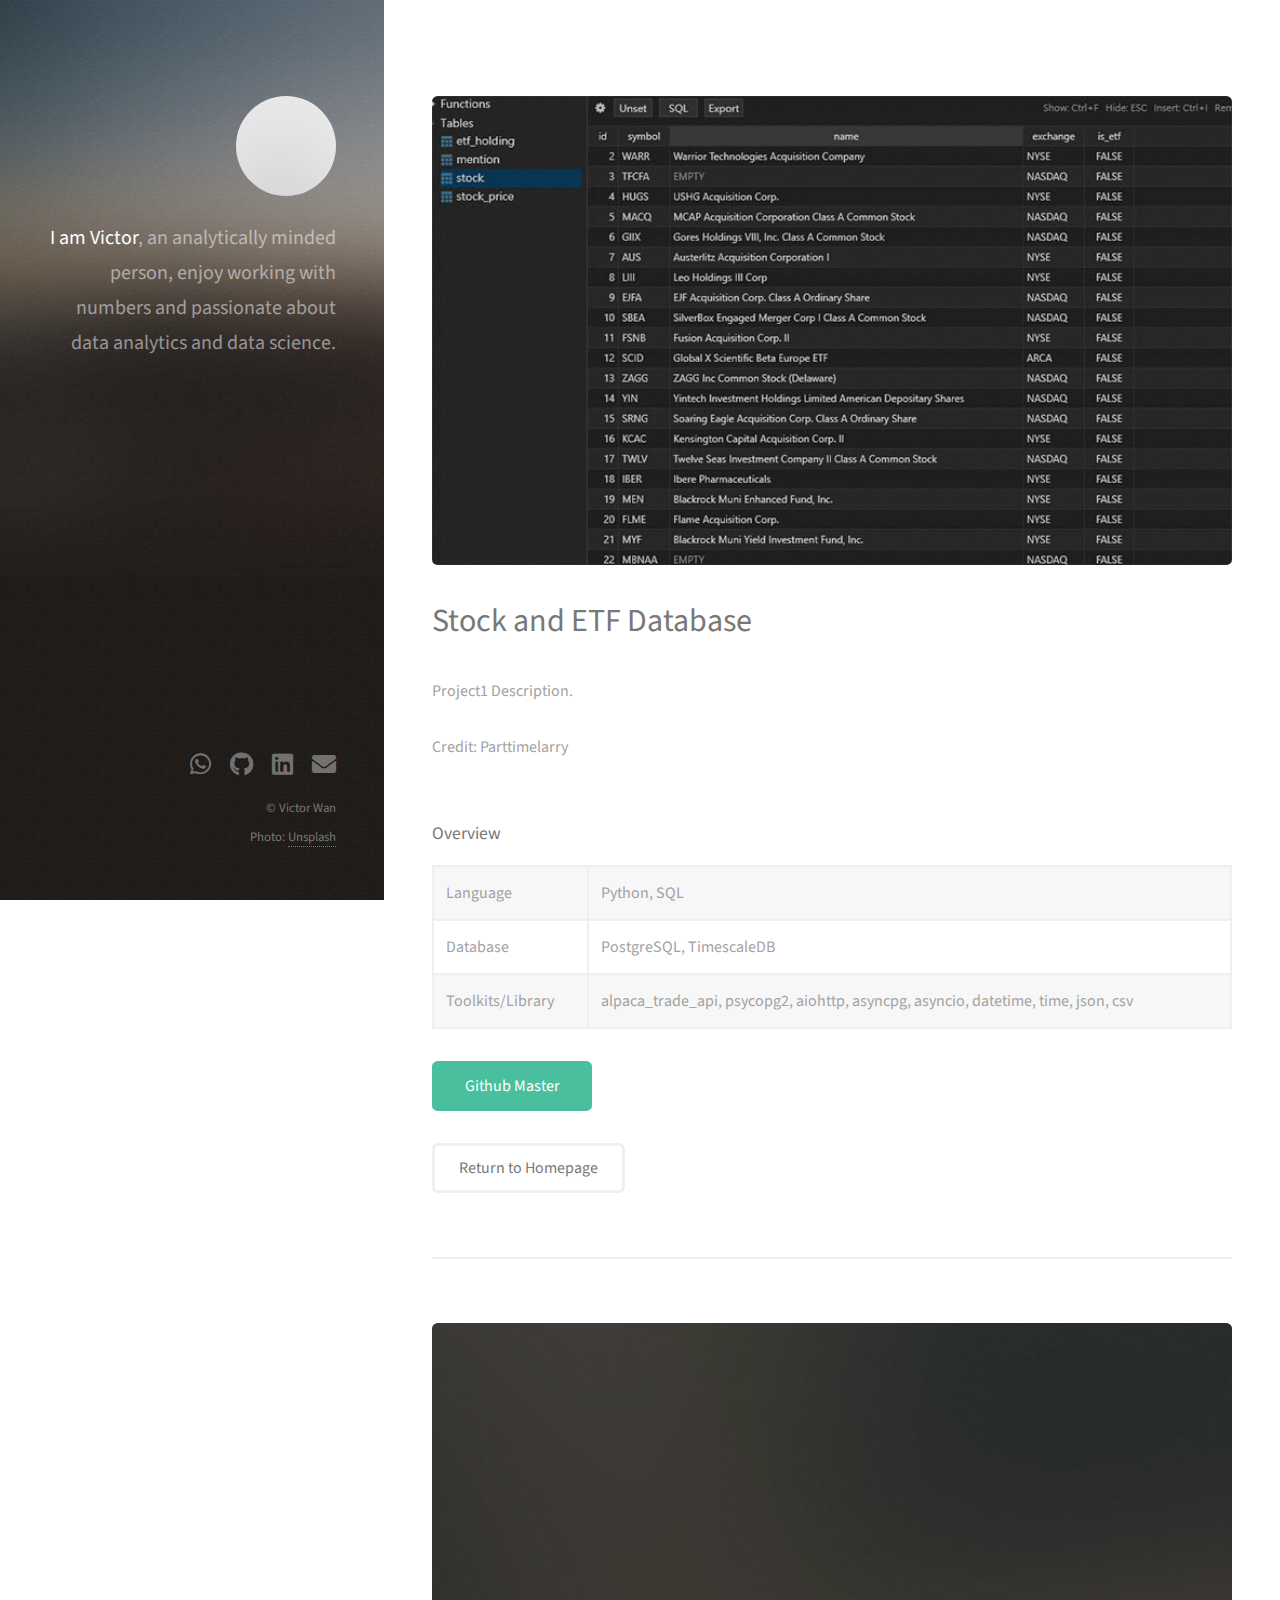
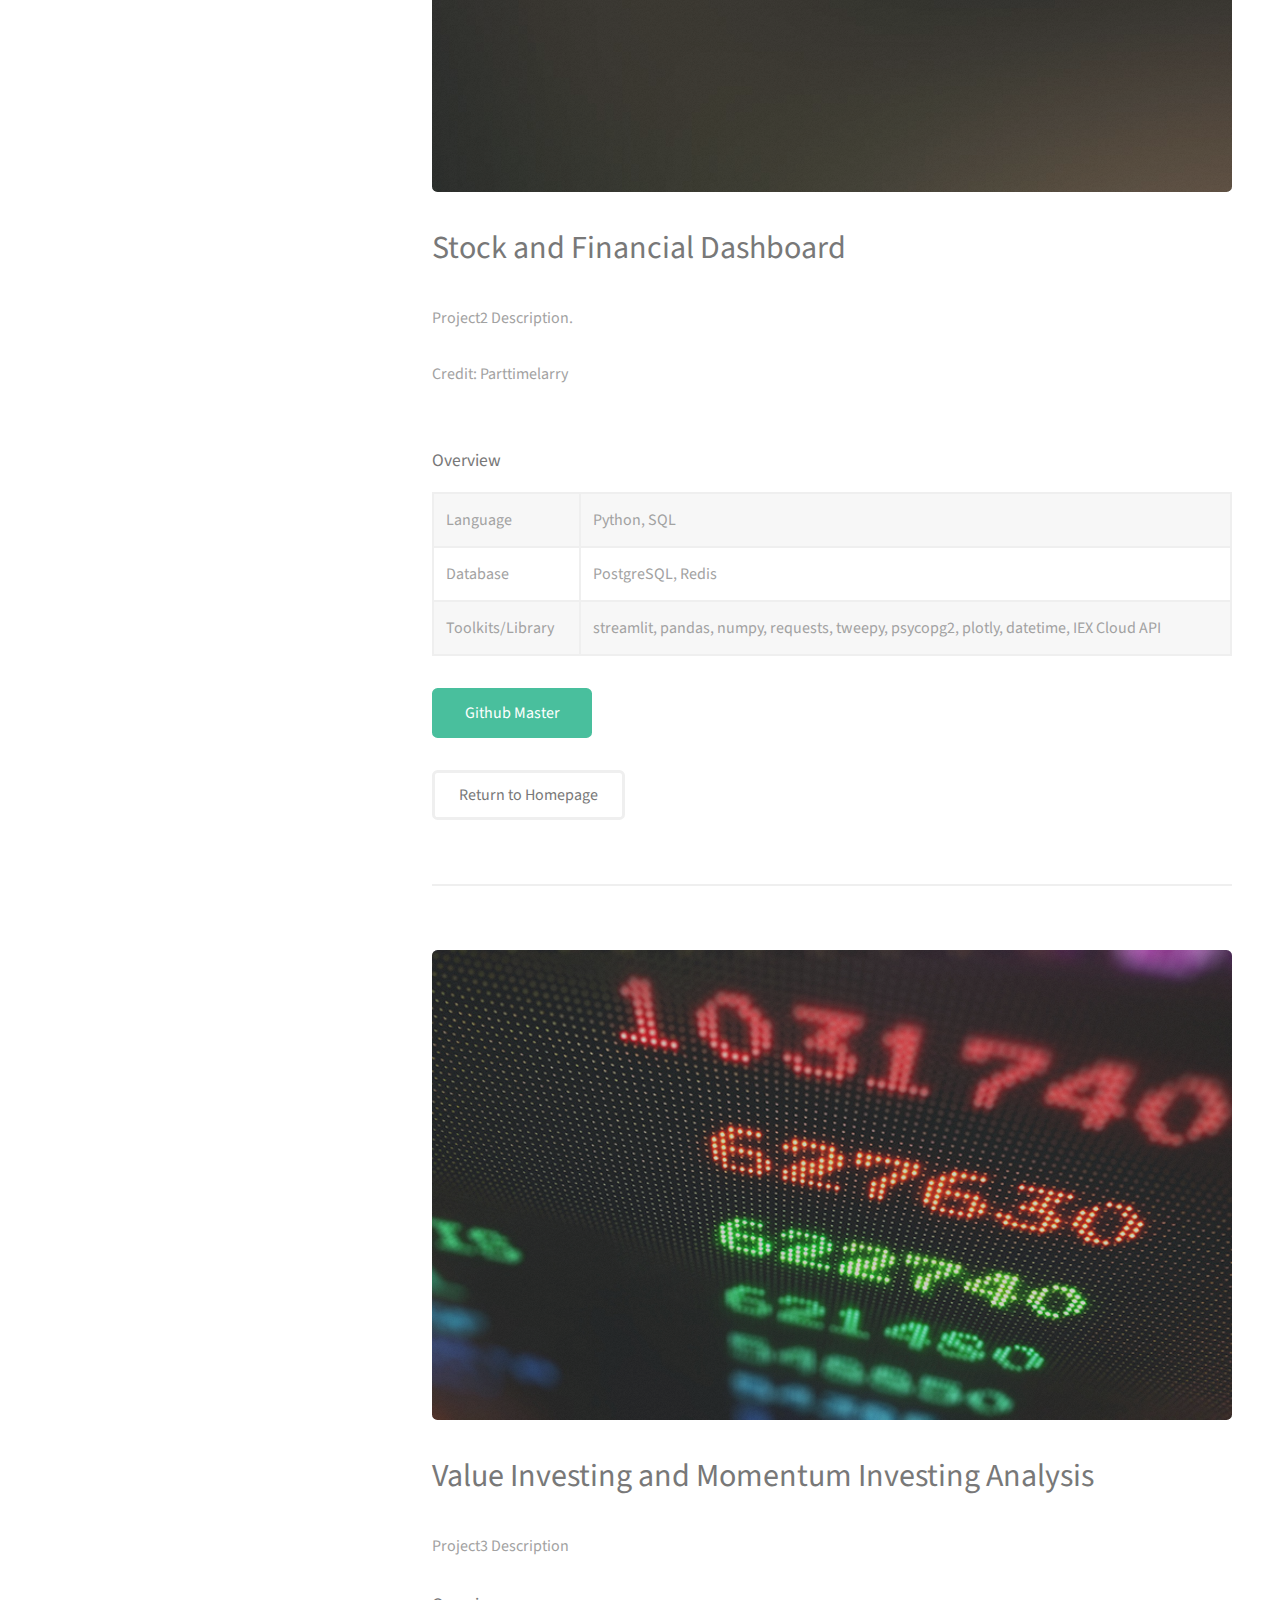
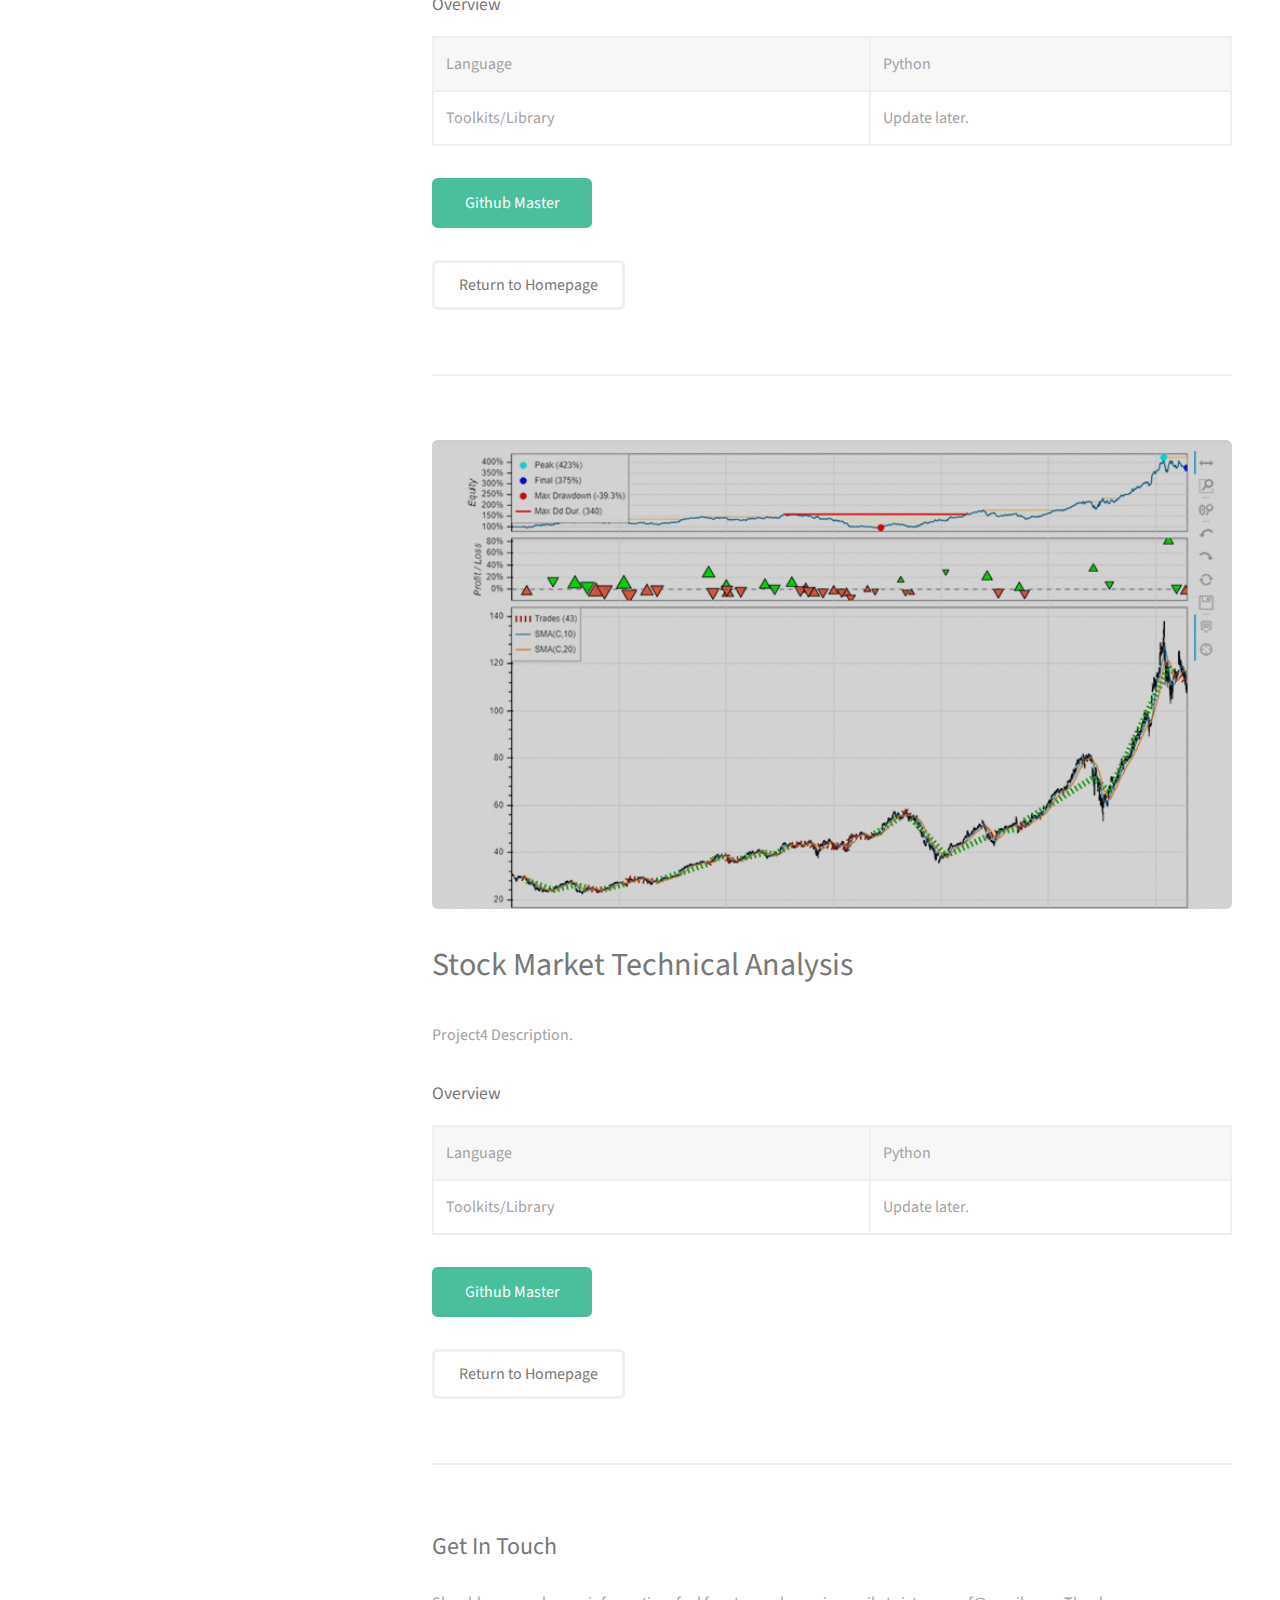
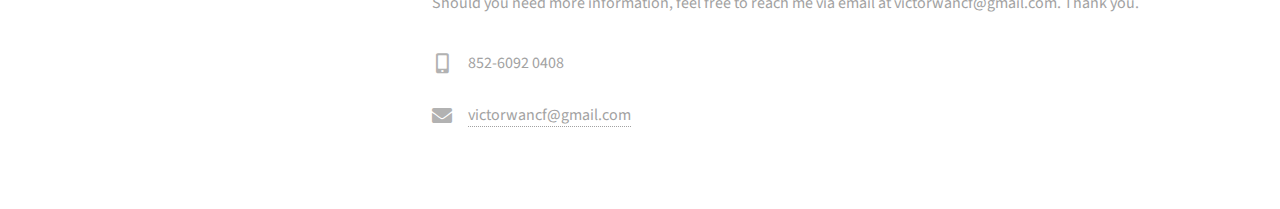
<file: OS_project.html>
<!DOCTYPE HTML>
<!--
  Welcome!
-->

<html>

<head>
	<title>Victorwan Portfolio</title>
	<meta charset="utf-8" />
	<meta name="viewport" content="width=device-width, initial-scale=1, user-scalable=no" />
	<link rel="stylesheet" href="assets/css/main.css" />
</head>

<body class="is-preload">

	<!-- Header -->
	<header id="header">
		<div class="inner">
			<a href="#" class="image avatar"><img src="images/avatar.jpg" alt="" /></a>
			<h1><strong>I am Victor</strong>, an analytically minded <br />
				person, enjoy working with <br />
				numbers and passionate about <br />
				data analytics and data science.</h1>
		</div>
	</header>

	<!-- Main -->
	<div id="main">

		<!-- One -->
		<section id="one">
			<div class="box alt">
				<div class="row gtr-50 gtr-uniform">
					<div class="col-12"><span class="image fit"><img src="images/fulls/05.jpg" alt="" /></span></div>
				</div>
			</div>

			<header class="major">
				<h2>Stock and ETF Database<br /></h2>
			</header>
			<p>
				Project1 Description.

				<br><br>Credit: Parttimelarry</br></br>
			</p>

			<h4>Overview</h4>
			<div class="table-wrapper">
				<table class="alt">
					<tbody>
						<tr>
							<td>Language</td>
							<td>Python, SQL</td>
						</tr>
						<tr>
							<td>Database</td>
							<td>PostgreSQL, TimescaleDB</td>
						</tr>
						<tr>
							<td>Toolkits/Library</td>
							<td>alpaca_trade_api, psycopg2, aiohttp, asyncpg, asyncio, datetime, time, json, csv</td>
						</tr>
					</tbody>
				</table>
			</div>

			<div class="col-6 col-12-small">
				<ul class="actions stacked">
					<li><a href="#" class="button primary">Github Master</a></li>
				</ul>

				<ul class="actions">
					<li><a href="index.html" class="button">Return to Homepage</a></li>
				</ul>
		</section>

		<!-- Two -->
		<section id="two">
			<div class="box alt">
				<div class="row gtr-50 gtr-uniform">
					<div class="col-12"><span class="image fit"><img src="images/fulls/06.jpg" alt="" /></span>
					</div>
				</div>
			</div>

			<header class="major">
				<h2>Stock and Financial Dashboard<br /></h2>
			</header>
			<p>
				Project2 Description.

				<br><br>Credit: Parttimelarry</br></br>
			</p>

			<h4>Overview</h4>
			<div class="table-wrapper">
				<table class="alt">
					<tbody>
						<tr>
							<td>Language</td>
							<td>Python, SQL</td>
						</tr>
						<tr>
							<td>Database</td>
							<td>PostgreSQL, Redis</td>
						</tr>
						<tr>
							<td>Toolkits/Library</td>
							<td>streamlit, pandas, numpy, requests, tweepy, psycopg2, plotly, datetime, IEX Cloud API</td>
						</tr>
					</tbody>
				</table>
			</div>

			<div class="col-6 col-12-small">
				<ul class="actions stacked">
					<li><a href="#" class="button primary">Github Master</a></li>
				</ul>

				<ul class="actions">
					<li><a href="index.html" class="button">Return to Homepage</a></li>
				</ul>
		</section>

		<!-- Three -->
		<section id="three">
			<div class="box alt">
				<div class="row gtr-50 gtr-uniform">
					<div class="col-12"><span class="image fit"><img src="images/fulls/07.jpg" alt="" /></span>
					</div>
				</div>
			</div>

			<header class="major">
				<h2>Value Investing and Momentum Investing Analysis<br /></h2>
			</header>
			<p>
				Project3 Description
			</p>

			<h4>Overview</h4>
			<div class="table-wrapper">
				<table class="alt">
					<tbody>
						<tr>
							<td>Language</td>
							<td>Python</td>
						</tr>
						<tr>
							<td>Toolkits/Library</td>
							<td>Update later.</td>
						</tr>
					</tbody>
				</table>
			</div>

			<div class="col-6 col-12-small">
				<ul class="actions stacked">
					<li><a href="#" class="button primary">Github Master</a></li>
				</ul>

				<ul class="actions">
					<li><a href="index.html" class="button">Return to Homepage</a></li>
				</ul>
		</section>

		<!-- Four -->
		<section id="four">
			<div class="box alt">
				<div class="row gtr-50 gtr-uniform">
					<div class="col-12"><span class="image fit"><img src="images/fulls/08.jpg" alt="" /></span>
					</div>
				</div>
			</div>

			<header class="major">
				<h2>Stock Market Technical Analysis<br /></h2>
			</header>
			<p>
				Project4 Description.
			</p>

			<h4>Overview</h4>
			<div class="table-wrapper">
				<table class="alt">
					<tbody>
						<tr>
							<td>Language</td>
							<td>Python</td>
						</tr>
						<tr>
							<td>Toolkits/Library</td>
							<td>Update later.</td>
						</tr>
					</tbody>
				</table>
			</div>

			<div class="col-6 col-12-small">
				<ul class="actions stacked">
					<li><a href="#" class="button primary">Github Master</a></li>
				</ul>

				<ul class="actions">
					<li><a href="index.html" class="button">Return to Homepage</a></li>
				</ul>
		</section>

		<!-- Five -->
		<section id="five">
			<h2>Get In Touch</h2>
			<p>Should you need more information, feel free to reach me via email at victorwancf@gmail.com. Thank
				you.
			</p>
			<div class="row">
				<div class="col-4 col-12-small">
					<ul class="labeled-icons">
						<li>
							<h3 class="icon solid fa-mobile-alt"><span class="label">Phone</span></h3>
							852-6092 0408
						</li>
						<li>
							<h3 class="icon solid fa-envelope"><span class="label">Email</span></h3>
							<a href="#">victorwancf@gmail.com</a>
						</li>
					</ul>
				</div>
			</div>
		</section>
	</div>

	<!-- Footer -->
	<footer id="footer">
		<div class="inner">
			<ul class="icons">
				<li><a href="https://wa.me/60920408" target="blank" class="icon brands fa-whatsapp"><span
							class="label">Whatsapp</span></a></li>
				<li><a href="https://github.com/victorwancf" target="blank" class="icon brands fa-github"><span
							class="label">Github</span></a></li>
				<li><a href="https://www.linkedin.com/in/chi-fung-wan/" target="blank"
						class="icon brands fa-linkedin"><span class="label">LinkedIn</span></a></li>
				<li><a href="mailto:victorwancf@gmail.com" target="blank" class="icon solid fa-envelope"><span
							class="label">Email</span></a></li>
			</ul>
			<ul class="copyright">
				<li>&copy; Victor Wan</li>
				<li>Photo: <a href="https://unsplash.com/">Unsplash</a></li>
			</ul>
		</div>
	</footer>

	<!-- Scripts -->
	<script src="assets/js/jquery.min.js"></script>
	<script src="assets/js/jquery.poptrox.min.js"></script>
	<script src="assets/js/browser.min.js"></script>
	<script src="assets/js/breakpoints.min.js"></script>
	<script src="assets/js/util.js"></script>
	<script src="assets/js/main.js"></script>

</body>

</html>
</file>
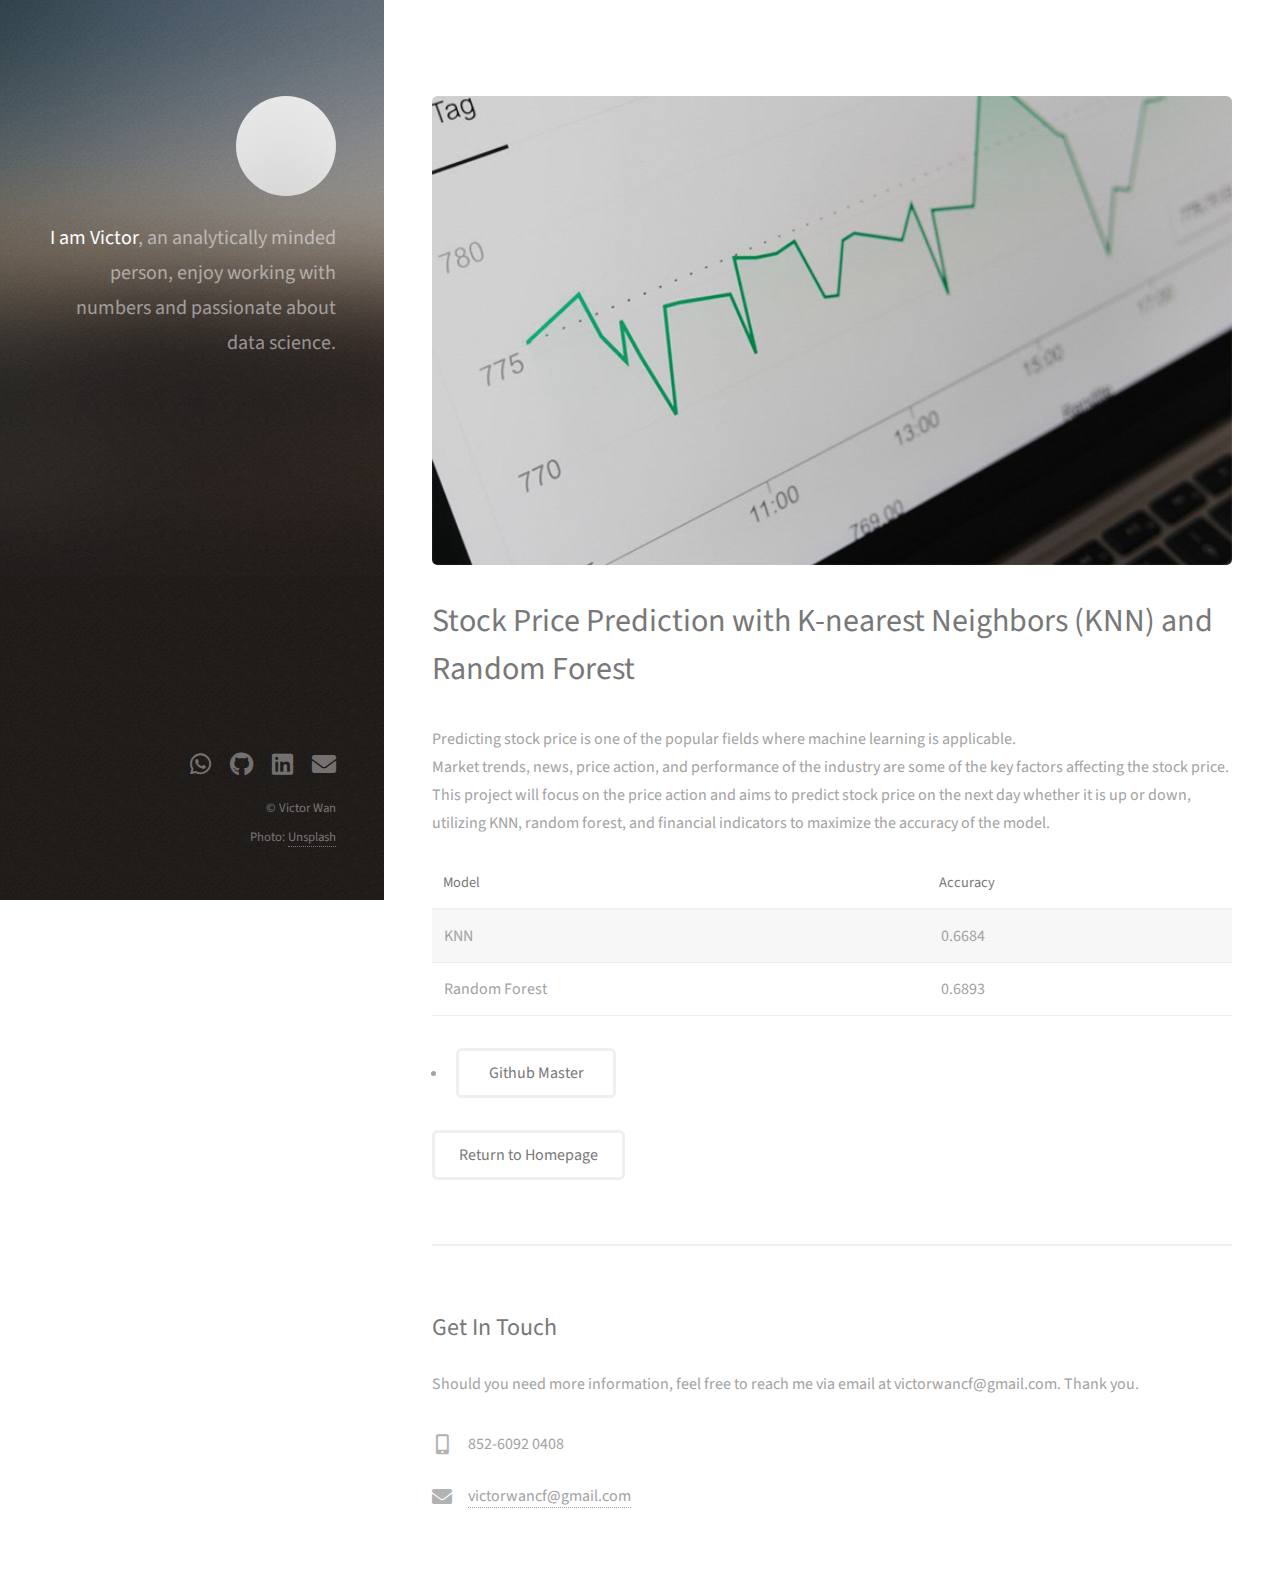
<file: project1.html>
<!DOCTYPE HTML>
<!--
  Welcome!
-->
<html>
	<head>
		<title>Victorwan Portfolio</title>
		<meta charset="utf-8" />
		<meta name="viewport" content="width=device-width, initial-scale=1, user-scalable=no" />
		<link rel="stylesheet" href="assets/css/main.css" />
	</head>
	<body class="is-preload">

		<!-- Header -->
			<header id="header">
				<div class="inner">
					<a href="#" class="image avatar"><img src="images/avatar.jpg" alt="" /></a>
					<h1><strong>I am Victor</strong>, an analytically minded <br />
					person, enjoy working with <br /> 
					numbers and passionate about <br />
					data science.</h1>
				</div>
			</header>

		<!-- Main -->
			<div id="main">

				<!-- One -->
					<section id="one">
						<div class="box alt">
							<div class="row gtr-50 gtr-uniform">
								<div class="col-12"><span class="image fit"><img src="images/fulls/01.jpg" alt="" /></span></div>
							</div>
						</div>

						<header class="major">
							<h2>Stock Price Prediction with K-nearest Neighbors (KNN) and Random Forest<br /></h2>
						</header>
						<p>
							Predicting stock price is one of the popular fields where machine learning is applicable.  <br />
							Market trends, news, price action, and performance of the industry are some of the key factors 
							affecting the stock price. This project will focus on the price action and aims
							to predict stock price on the next day whether it is up or down,
							utilizing KNN, random forest, and financial indicators to maximize the accuracy of the model.
						</p>
						<div class="table-wrapper">
							<table>
								<thead>
									<tr>
										<th>Model</th>
										<th>Accuracy</th>
									</tr>
								</thead>
								<tbody>
									<tr>
										<td>KNN</td>
										<td>0.6684</td>
									</tr>
									<tr>
										<td>Random Forest</td>
										<td>0.6893</td>
									</tr>
								</tbody>
							</table>
						</div>

						<ul class="actions_center">
							<li><a href="https://github.com/victorwancf/Stock_Price_Prediction" target="blank" class="button">Github Master</a></li>
						</ul>

						<ul class="actions">
							<li><a href="index.html" class="button">Return to Homepage</a></li>
						</ul>
					</section>

				<!-- Three -->
				<section id="three">
					<h2>Get In Touch</h2>
					<p>Should you need more information, feel free to reach me via email at victorwancf@gmail.com. Thank you.</p>
					<div class="row">
						<div class="col-4 col-12-small">
							<ul class="labeled-icons">
								<li>
									<h3 class="icon solid fa-mobile-alt"><span class="label">Phone</span></h3>
									852-6092 0408
								</li>
								<li>
									<h3 class="icon solid fa-envelope"><span class="label">Email</span></h3>
									<a href="#">victorwancf@gmail.com</a>
								</li>
							</ul>
						</div>
					</div>
				</section>
			</div>

		<!-- Footer -->
			<footer id="footer">
				<div class="inner">
					<ul class="icons">
						<li><a href="https://wa.me/60920408" target="blank" class="icon brands fa-whatsapp"><span class="label">Whatsapp</span></a></li>
						<li><a href="https://github.com/victorwancf" target="blank" class="icon brands fa-github"><span class="label">Github</span></a></li>
						<li><a href="https://www.linkedin.com/in/chi-fung-wan/" target="blank" class="icon brands fa-linkedin"><span class="label">LinkedIn</span></a></li>
						<li><a href="mailto:victorwancf@gmail.com" target="blank" class="icon solid fa-envelope"><span class="label">Email</span></a></li>
					</ul>
					<ul class="copyright">
						<li>&copy; Victor Wan</li><li>Photo: <a href="https://unsplash.com/">Unsplash</a></li>
					</ul>
				</div>
			</footer>

		<!-- Scripts -->
			<script src="assets/js/jquery.min.js"></script>
			<script src="assets/js/jquery.poptrox.min.js"></script>
			<script src="assets/js/browser.min.js"></script>
			<script src="assets/js/breakpoints.min.js"></script>
			<script src="assets/js/util.js"></script>
			<script src="assets/js/main.js"></script>

	</body>
</html>
</file>
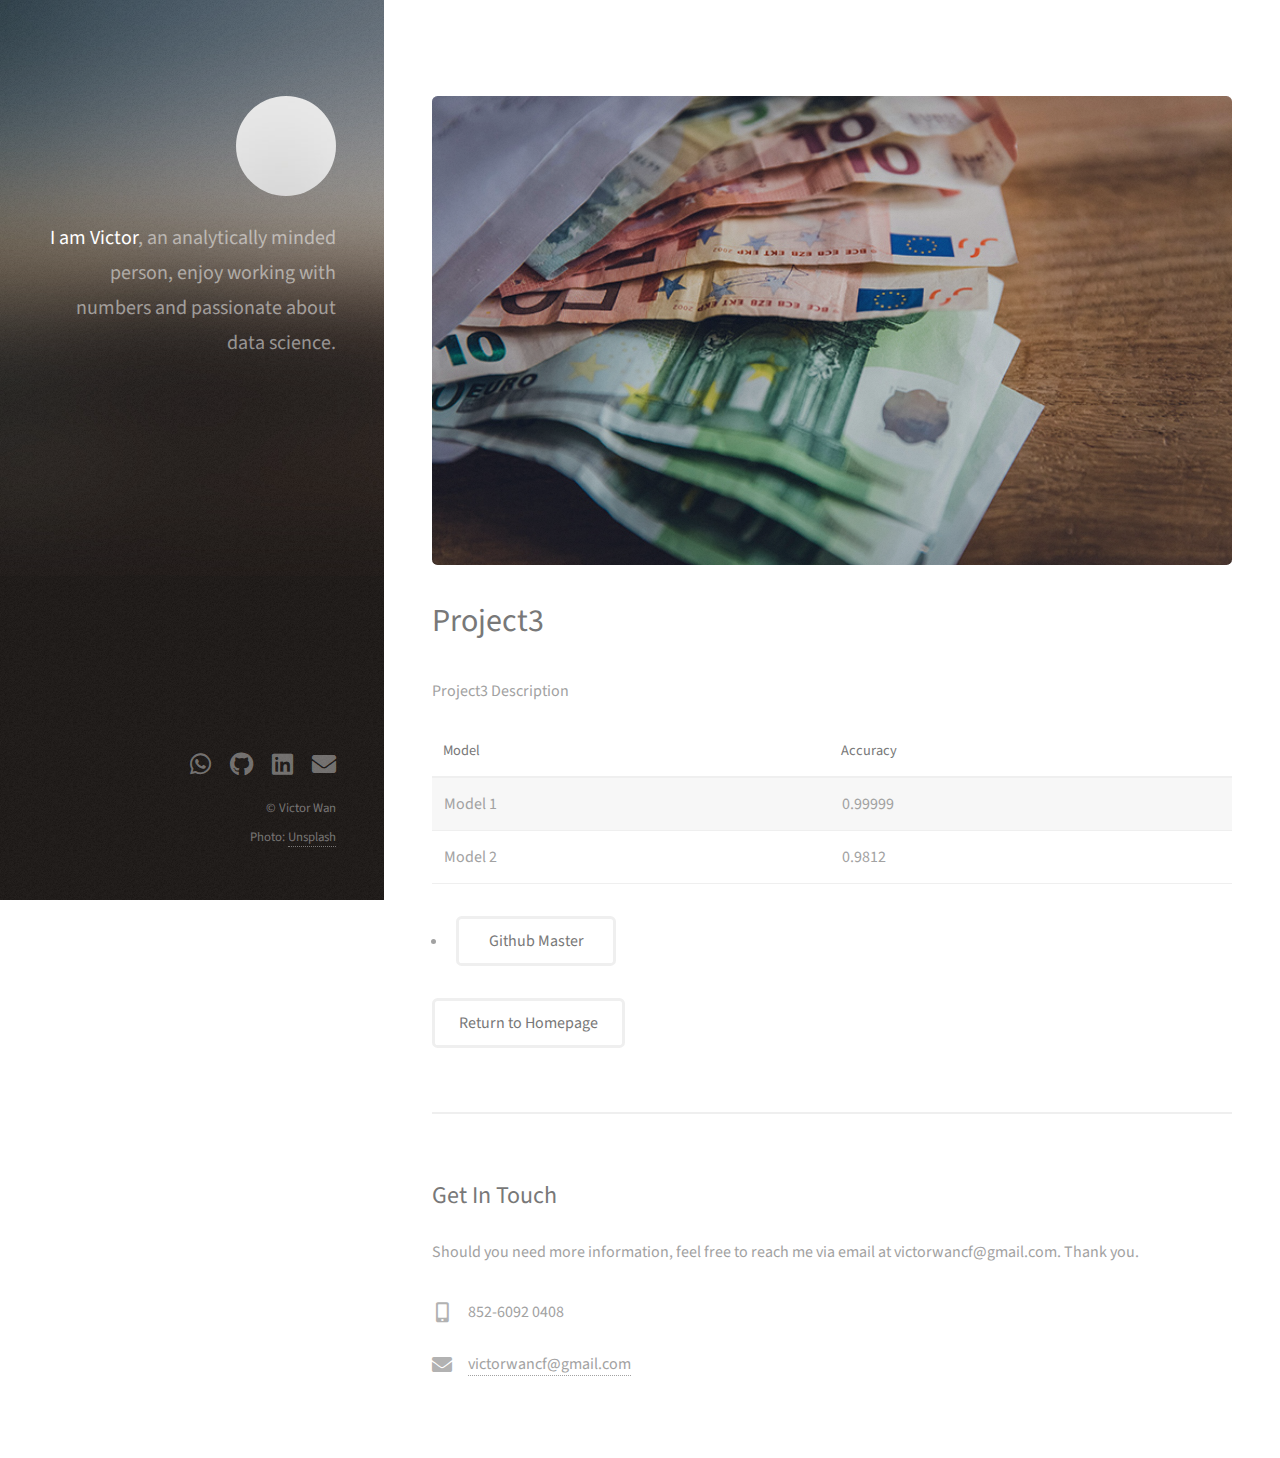
<file: project3.html>
<!DOCTYPE HTML>
<!--
  Welcome!
-->
<html>
	<head>
		<title>Victorwan Portfolio</title>
		<meta charset="utf-8" />
		<meta name="viewport" content="width=device-width, initial-scale=1, user-scalable=no" />
		<link rel="stylesheet" href="assets/css/main.css" />
	</head>
	<body class="is-preload">

		<!-- Header -->
			<header id="header">
				<div class="inner">
					<a href="#" class="image avatar"><img src="images/avatar.jpg" alt="" /></a>
					<h1><strong>I am Victor</strong>, an analytically minded <br />
					person, enjoy working with <br /> 
					numbers and passionate about <br />
					data science.</h1>
				</div>
			</header>

		<!-- Main -->
			<div id="main">

				<!-- One -->
					<section id="one">
						<div class="box alt">
							<div class="row gtr-50 gtr-uniform">
								<div class="col-12"><span class="image fit"><img src="images/fulls/03.jpg" alt="" /></span></div>
							</div>
						</div>

						<header class="major">
							<h2>Project3<br /></h2>
						</header>
						<p>
							Project3 Description
						</p>
						<div class="table-wrapper">
							<table>
								<thead>
									<tr>
										<th>Model</th>
										<th>Accuracy</th>
									</tr>
								</thead>
								<tbody>
									<tr>
										<td>Model 1</td>
										<td>0.99999</td>
									</tr>
									<tr>
										<td>Model 2</td>
										<td>0.9812</td>
									</tr>
								</tbody>
							</table>
						</div>

						<ul class="actions_center">
							<li><a href="" target="blank" class="button">Github Master</a></li>
						</ul>

						<ul class="actions">
							<li><a href="index.html" class="button">Return to Homepage</a></li>
						</ul>
					</section>

				<!-- Three -->
				<section id="three">
					<h2>Get In Touch</h2>
					<p>Should you need more information, feel free to reach me via email at victorwancf@gmail.com. Thank you.</p>
					<div class="row">
						<div class="col-4 col-12-small">
							<ul class="labeled-icons">
								<li>
									<h3 class="icon solid fa-mobile-alt"><span class="label">Phone</span></h3>
									852-6092 0408
								</li>
								<li>
									<h3 class="icon solid fa-envelope"><span class="label">Email</span></h3>
									<a href="#">victorwancf@gmail.com</a>
								</li>
							</ul>
						</div>
					</div>
				</section>
			</div>

		<!-- Footer -->
			<footer id="footer">
				<div class="inner">
					<ul class="icons">
						<li><a href="https://wa.me/60920408" target="blank" class="icon brands fa-whatsapp"><span class="label">Whatsapp</span></a></li>
						<li><a href="https://github.com/victorwancf" target="blank" class="icon brands fa-github"><span class="label">Github</span></a></li>
						<li><a href="https://www.linkedin.com/in/chi-fung-wan/" target="blank" class="icon brands fa-linkedin"><span class="label">LinkedIn</span></a></li>
						<li><a href="mailto:victorwancf@gmail.com" target="blank" class="icon solid fa-envelope"><span class="label">Email</span></a></li>
					</ul>
					<ul class="copyright">
						<li>&copy; Victor Wan</li><li>Photo: <a href="https://unsplash.com/">Unsplash</a></li>
					</ul>
				</div>
			</footer>

		<!-- Scripts -->
			<script src="assets/js/jquery.min.js"></script>
			<script src="assets/js/jquery.poptrox.min.js"></script>
			<script src="assets/js/browser.min.js"></script>
			<script src="assets/js/breakpoints.min.js"></script>
			<script src="assets/js/util.js"></script>
			<script src="assets/js/main.js"></script>

	</body>
</html>
</file>
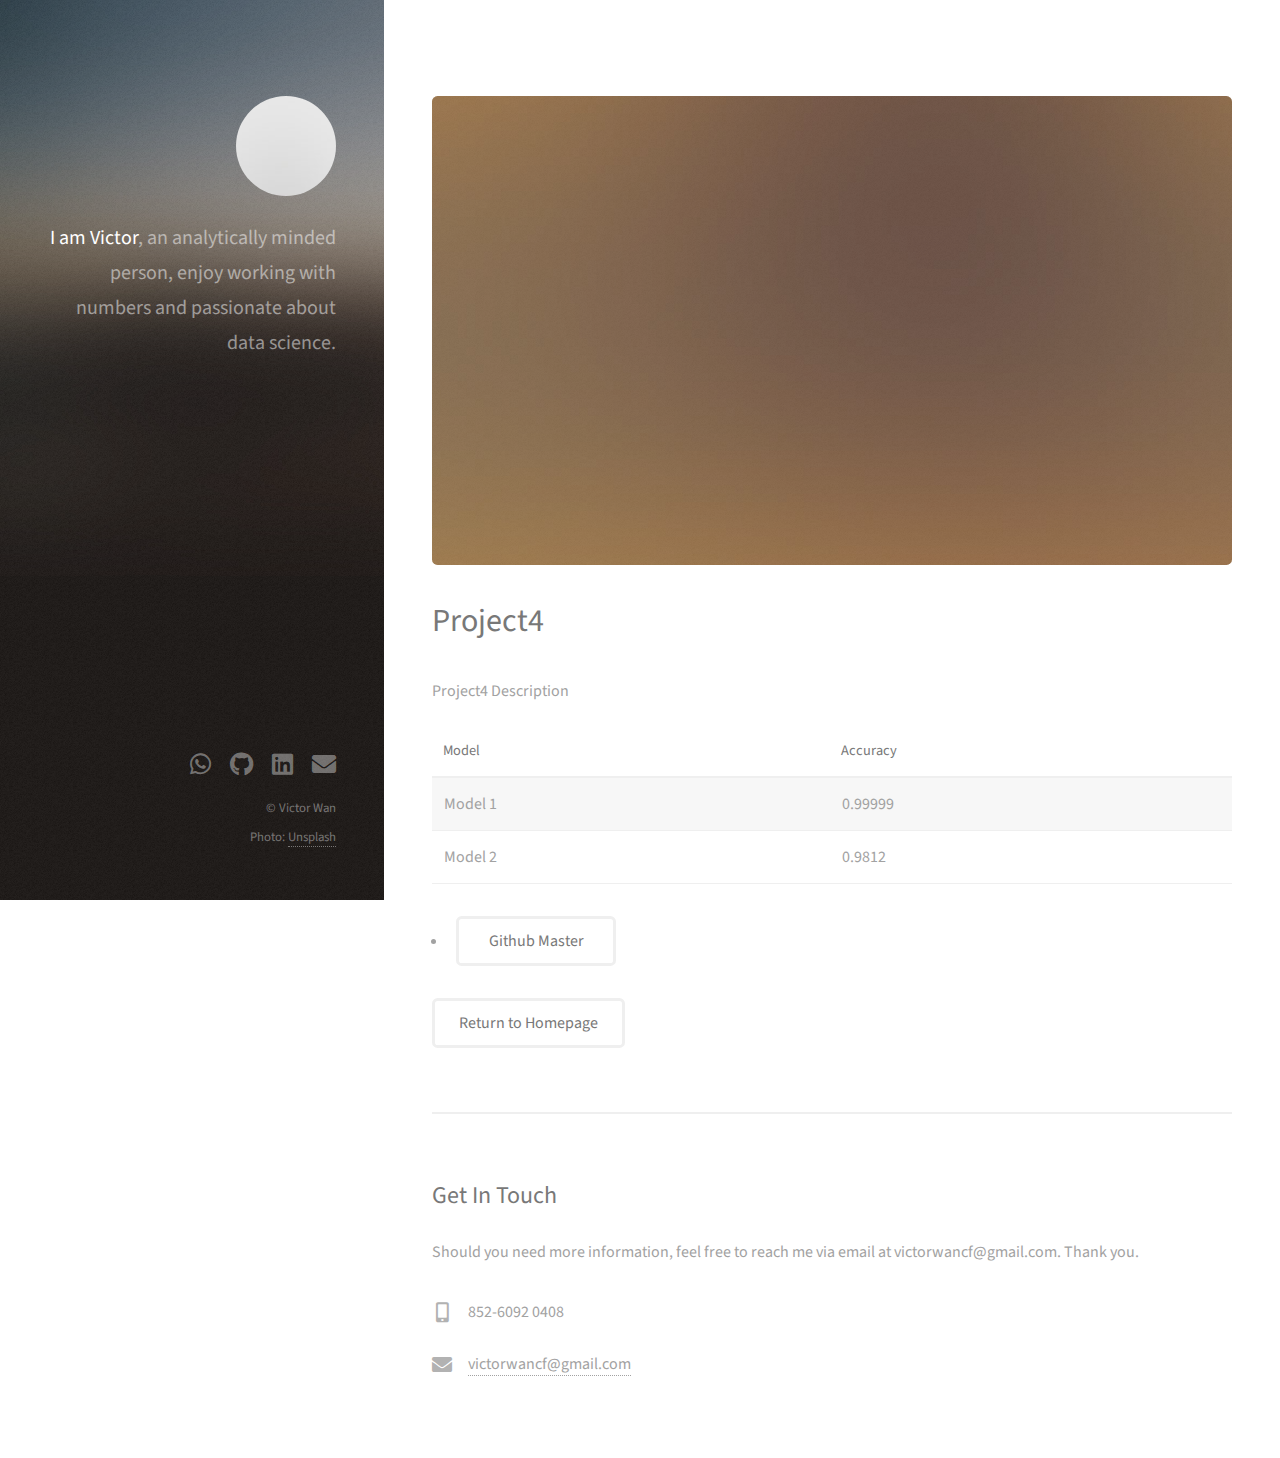
<file: project4.html>
<!DOCTYPE HTML>
<!--
  Welcome!
-->
<html>
	<head>
		<title>Victorwan Portfolio</title>
		<meta charset="utf-8" />
		<meta name="viewport" content="width=device-width, initial-scale=1, user-scalable=no" />
		<link rel="stylesheet" href="assets/css/main.css" />
	</head>
	<body class="is-preload">

		<!-- Header -->
			<header id="header">
				<div class="inner">
					<a href="#" class="image avatar"><img src="images/avatar.jpg" alt="" /></a>
					<h1><strong>I am Victor</strong>, an analytically minded <br />
					person, enjoy working with <br /> 
					numbers and passionate about <br />
					data science.</h1>
				</div>
			</header>

		<!-- Main -->
			<div id="main">

				<!-- One -->
					<section id="one">
						<div class="box alt">
							<div class="row gtr-50 gtr-uniform">
								<div class="col-12"><span class="image fit"><img src="images/fulls/04.jpg" alt="" /></span></div>
							</div>
						</div>

						<header class="major">
							<h2>Project4<br /></h2>
						</header>
						<p>
							Project4 Description
						</p>
						<div class="table-wrapper">
							<table>
								<thead>
									<tr>
										<th>Model</th>
										<th>Accuracy</th>
									</tr>
								</thead>
								<tbody>
									<tr>
										<td>Model 1</td>
										<td>0.99999</td>
									</tr>
									<tr>
										<td>Model 2</td>
										<td>0.9812</td>
									</tr>
								</tbody>
							</table>
						</div>

						<ul class="actions_center">
							<li><a href="" target="blank" class="button">Github Master</a></li>
						</ul>

						<ul class="actions">
							<li><a href="index.html" class="button">Return to Homepage</a></li>
						</ul>
					</section>

				<!-- Three -->
				<section id="three">
					<h2>Get In Touch</h2>
					<p>Should you need more information, feel free to reach me via email at victorwancf@gmail.com. Thank you.</p>
					<div class="row">
						<div class="col-4 col-12-small">
							<ul class="labeled-icons">
								<li>
									<h3 class="icon solid fa-mobile-alt"><span class="label">Phone</span></h3>
									852-6092 0408
								</li>
								<li>
									<h3 class="icon solid fa-envelope"><span class="label">Email</span></h3>
									<a href="#">victorwancf@gmail.com</a>
								</li>
							</ul>
						</div>
					</div>
				</section>
			</div>

		<!-- Footer -->
			<footer id="footer">
				<div class="inner">
					<ul class="icons">
						<li><a href="https://wa.me/60920408" target="blank" class="icon brands fa-whatsapp"><span class="label">Whatsapp</span></a></li>
						<li><a href="https://github.com/victorwancf" target="blank" class="icon brands fa-github"><span class="label">Github</span></a></li>
						<li><a href="https://www.linkedin.com/in/chi-fung-wan/" target="blank" class="icon brands fa-linkedin"><span class="label">LinkedIn</span></a></li>
						<li><a href="mailto:victorwancf@gmail.com" target="blank" class="icon solid fa-envelope"><span class="label">Email</span></a></li>
					</ul>
					<ul class="copyright">
						<li>&copy; Victor Wan</li><li>Photo: <a href="https://unsplash.com/">Unsplash</a></li>
					</ul>
				</div>
			</footer>

		<!-- Scripts -->
			<script src="assets/js/jquery.min.js"></script>
			<script src="assets/js/jquery.poptrox.min.js"></script>
			<script src="assets/js/browser.min.js"></script>
			<script src="assets/js/breakpoints.min.js"></script>
			<script src="assets/js/util.js"></script>
			<script src="assets/js/main.js"></script>

	</body>
</html>
</file>
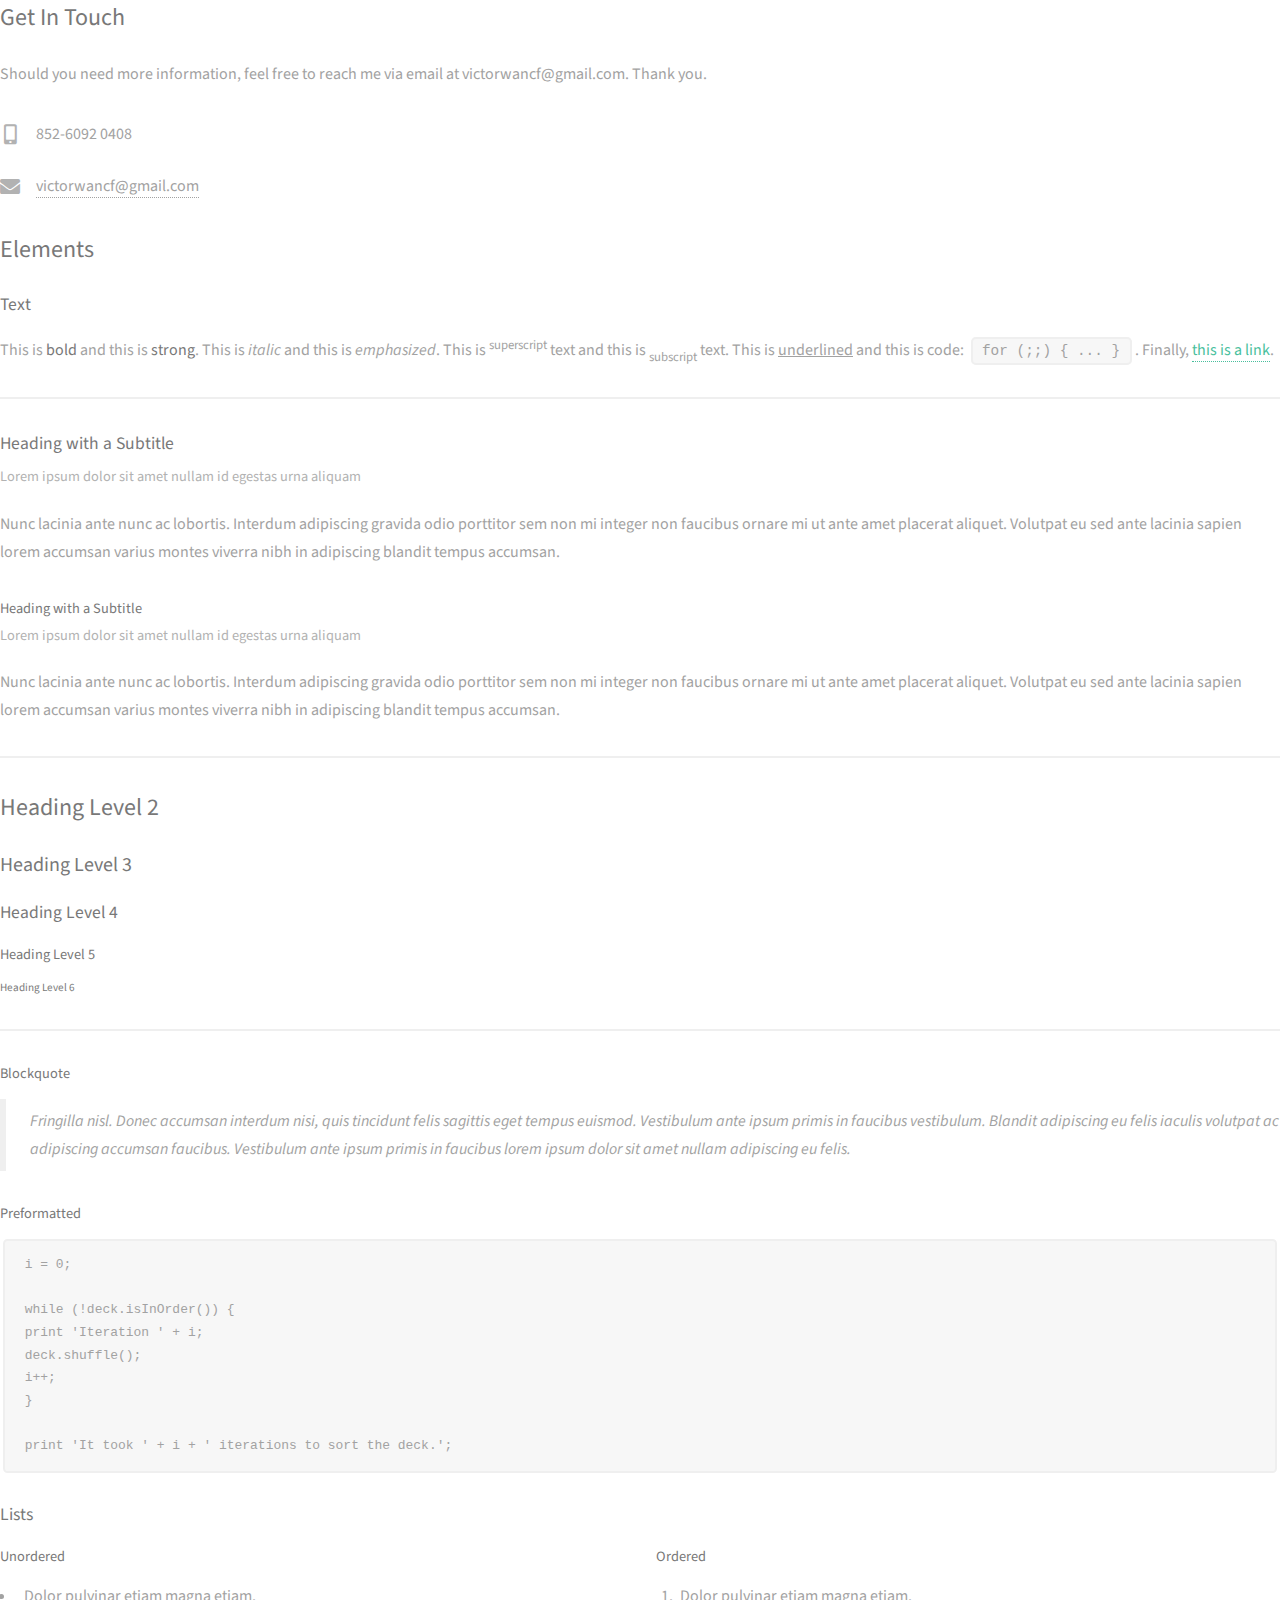
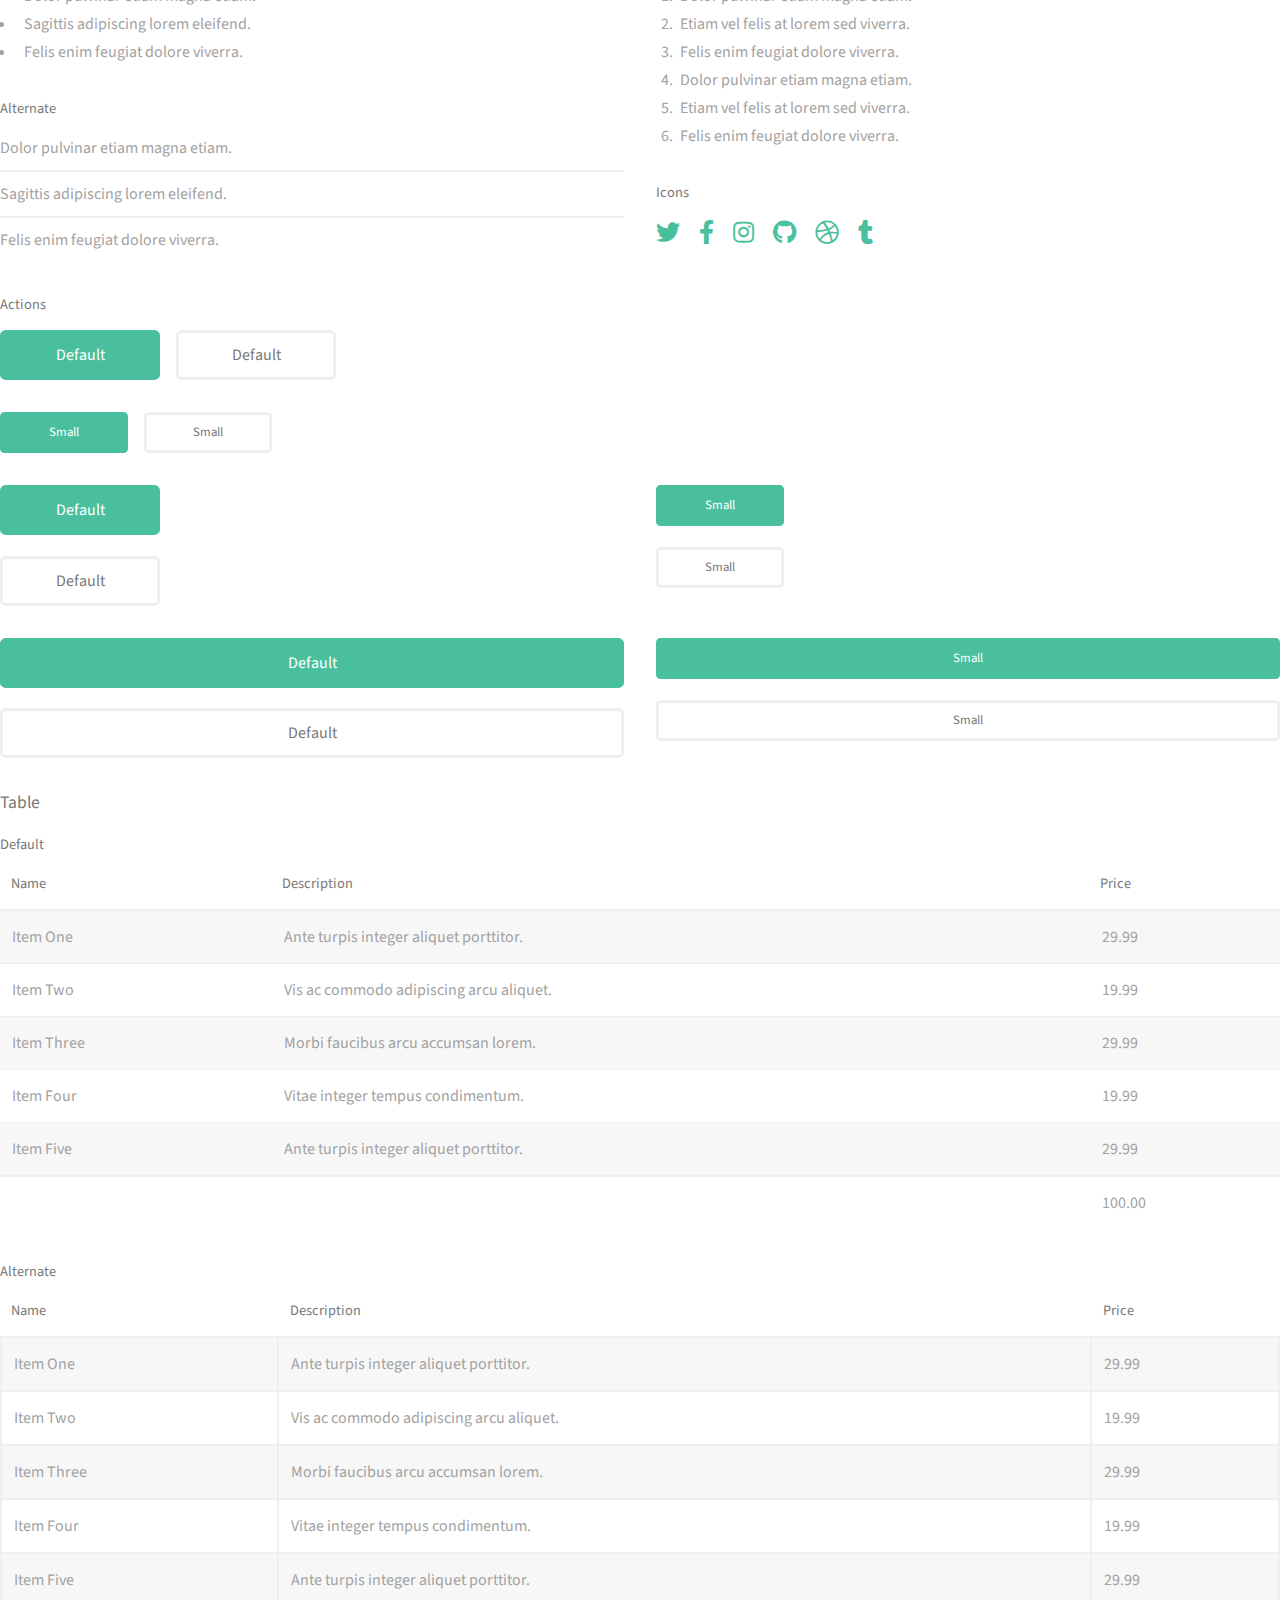
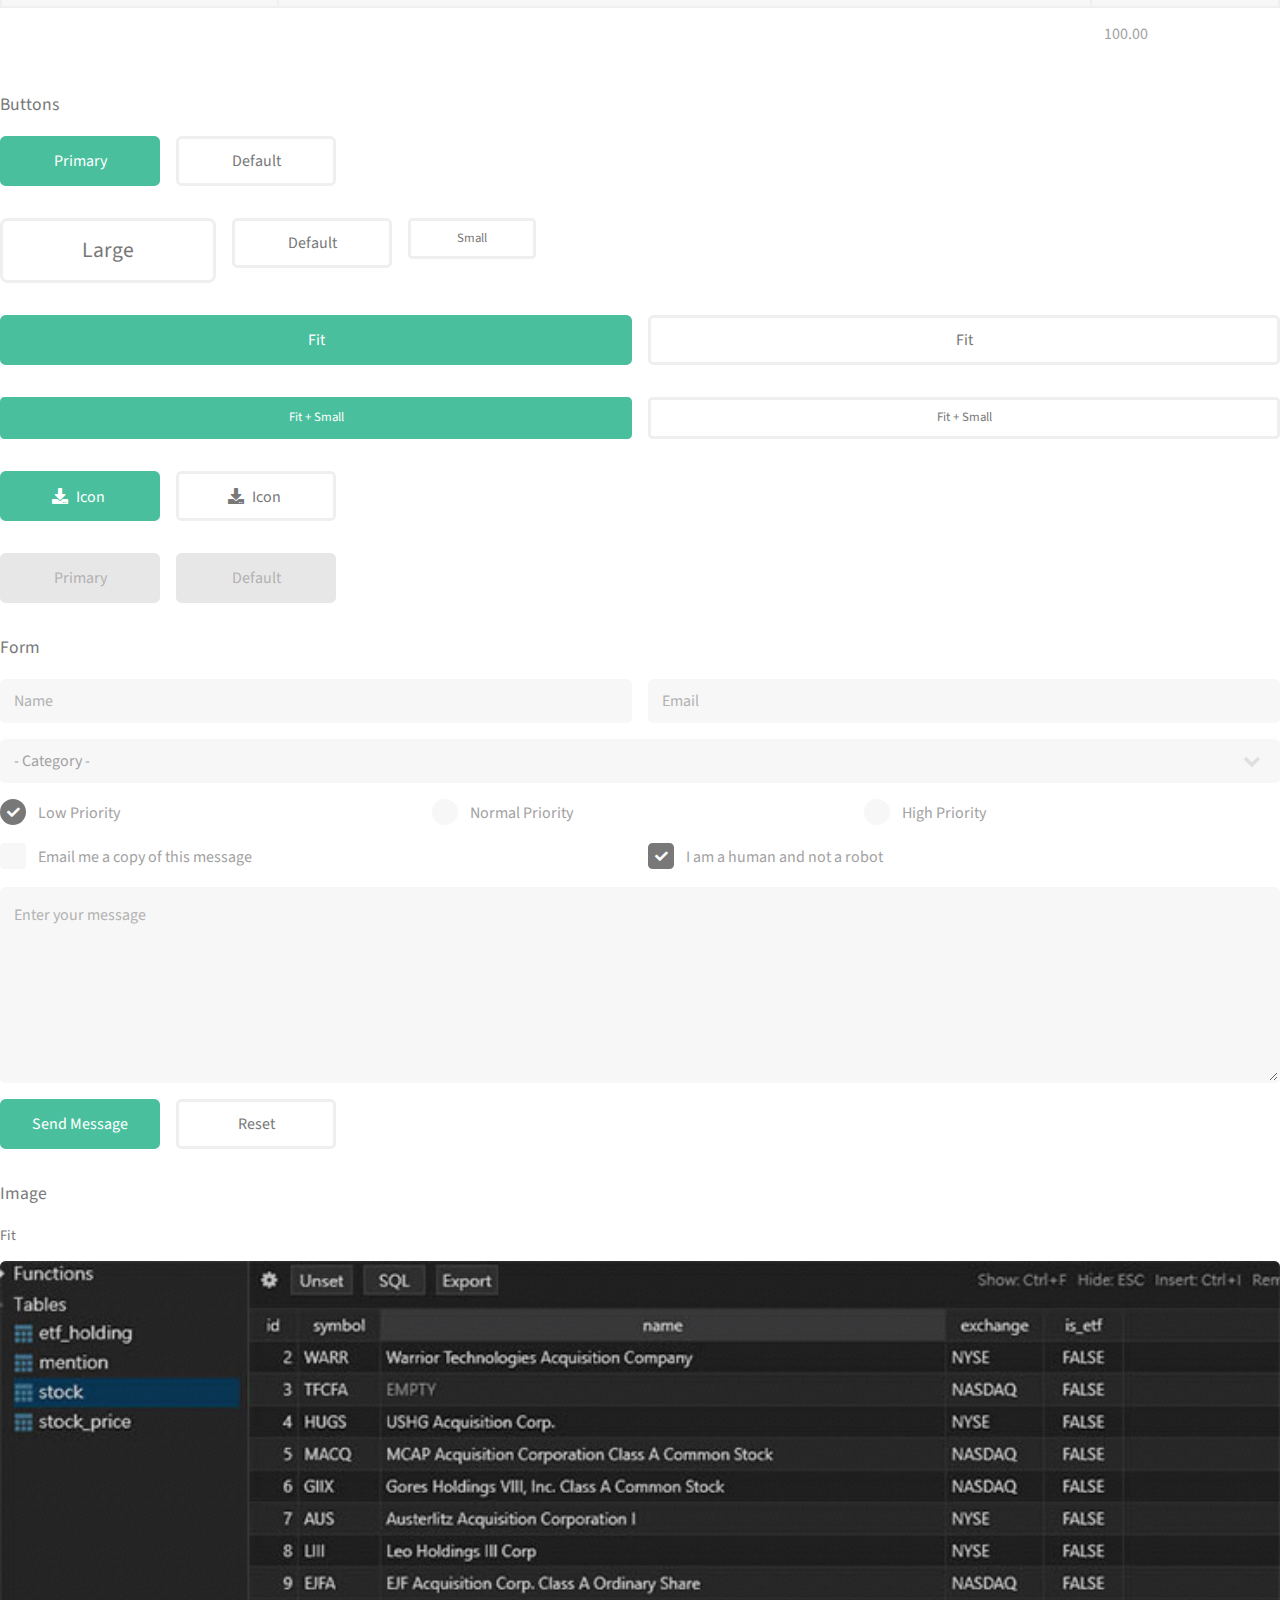
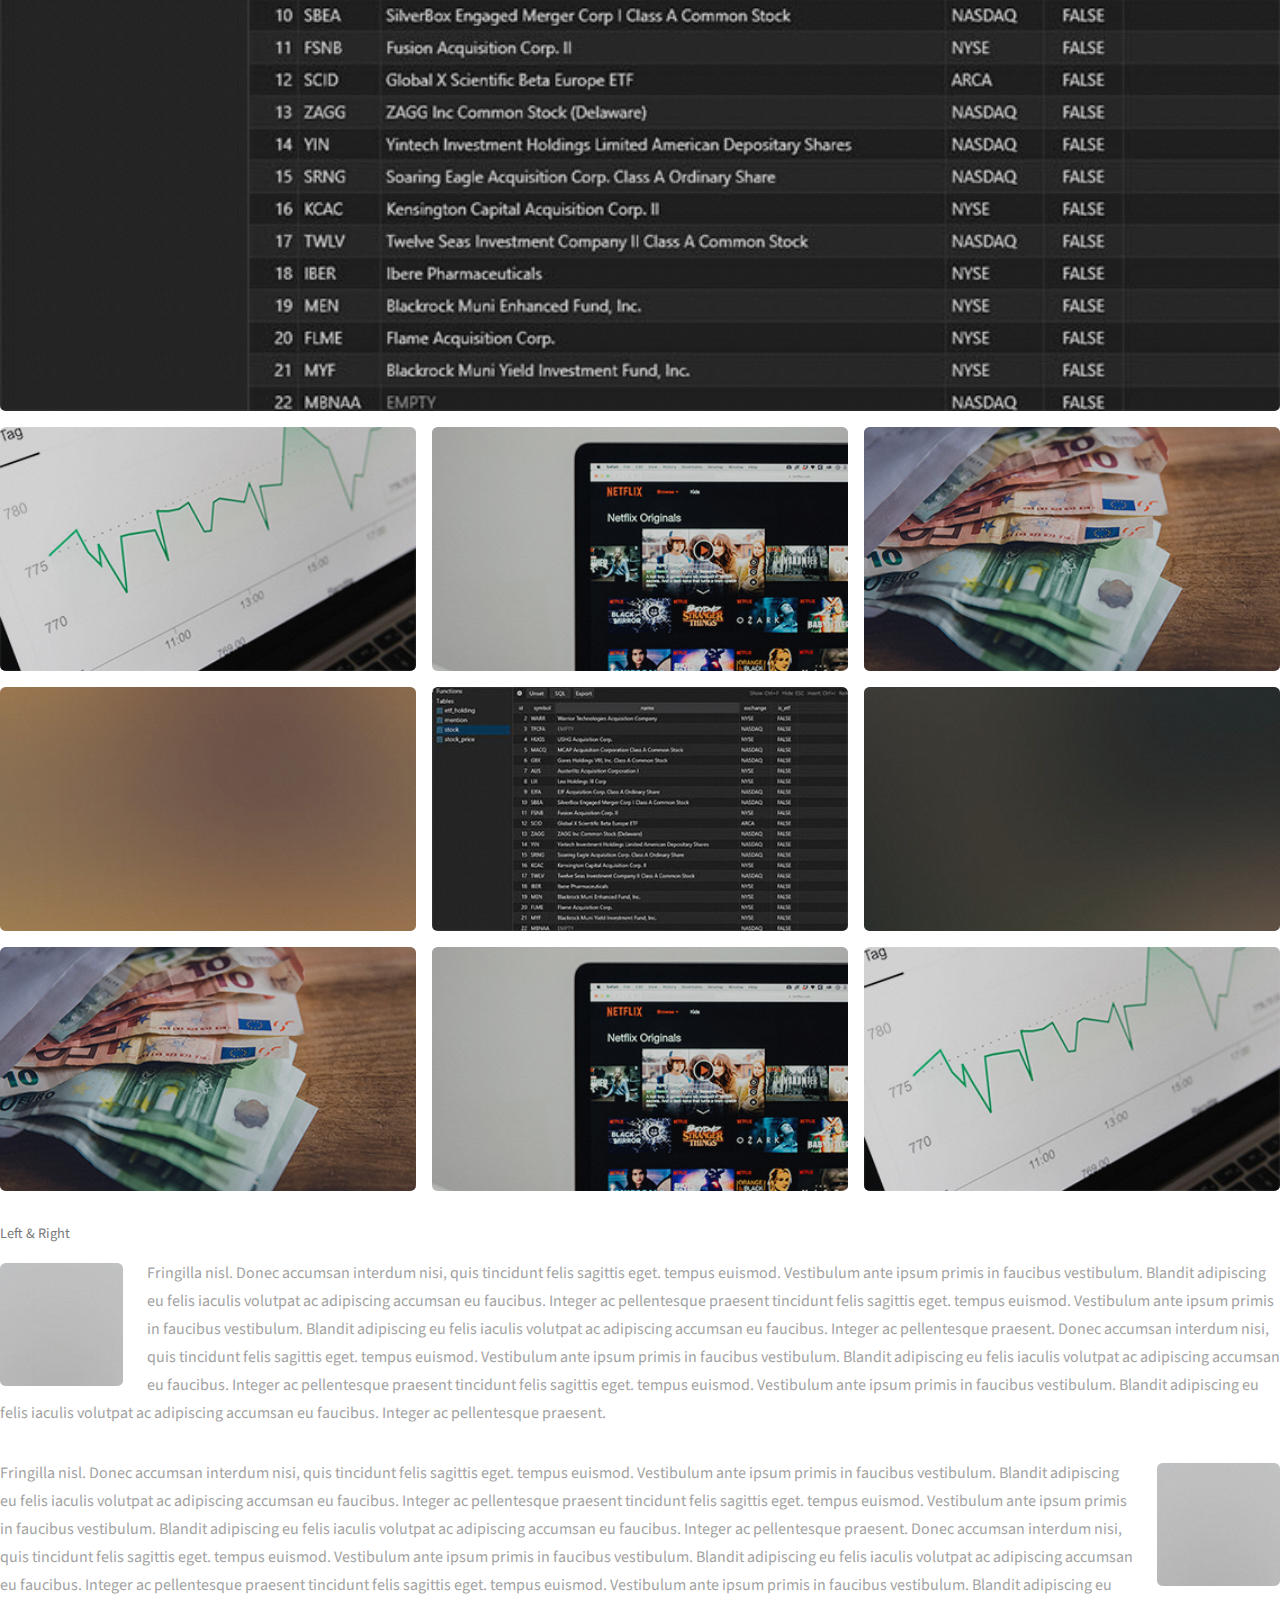
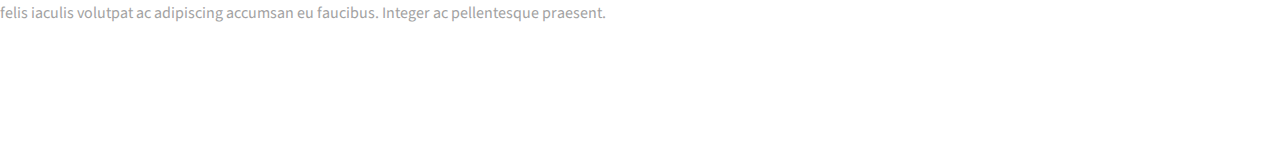
<file: ref.html>
<!DOCTYPE HTML>
<!--
  Welcome!
-->

<!-- img size:thumb (370*217), full (740*434)  -->
<html>
	<head>
		<title>Victorwan Portfolio</title>
		<meta charset="utf-8" />
		<meta name="viewport" content="width=device-width, initial-scale=1, user-scalable=no" />
		<link rel="stylesheet" href="assets/css/main.css" />
	</head>
	<body class="is-preload">

				<!-- Footer -->
					<section id="four">
						<h2>Get In Touch</h2>
						<p>Should you need more information, feel free to reach me via email at victorwancf@gmail.com. Thank you.</p>
						<div class="row">
							<div class="col-4 col-12-small">
								<ul class="labeled-icons">
									<li>
										<h3 class="icon solid fa-mobile-alt"><span class="label">Phone</span></h3>
										852-6092 0408
									</li>
									<li>
										<h3 class="icon solid fa-envelope"><span class="label">Email</span></h3>
										<a href="#">victorwancf@gmail.com</a>
									</li>
								</ul>
							</div>
						</div>
					</section>

				<!-- Four -->
					<section id="four">
						<h2>Elements</h2>

						<section>
							<h4>Text</h4>
							<p>This is <b>bold</b> and this is <strong>strong</strong>. This is <i>italic</i> and this is <em>emphasized</em>.
							This is <sup>superscript</sup> text and this is <sub>subscript</sub> text.
							This is <u>underlined</u> and this is code: <code>for (;;) { ... }</code>. Finally, <a href="#">this is a link</a>.</p>
							<hr />
							<header>
								<h4>Heading with a Subtitle</h4>
								<p>Lorem ipsum dolor sit amet nullam id egestas urna aliquam</p>
							</header>
							<p>Nunc lacinia ante nunc ac lobortis. Interdum adipiscing gravida odio porttitor sem non mi integer non faucibus ornare mi ut ante amet placerat aliquet. Volutpat eu sed ante lacinia sapien lorem accumsan varius montes viverra nibh in adipiscing blandit tempus accumsan.</p>
							<header>
								<h5>Heading with a Subtitle</h5>
								<p>Lorem ipsum dolor sit amet nullam id egestas urna aliquam</p>
							</header>
							<p>Nunc lacinia ante nunc ac lobortis. Interdum adipiscing gravida odio porttitor sem non mi integer non faucibus ornare mi ut ante amet placerat aliquet. Volutpat eu sed ante lacinia sapien lorem accumsan varius montes viverra nibh in adipiscing blandit tempus accumsan.</p>
							<hr />
							<h2>Heading Level 2</h2>
							<h3>Heading Level 3</h3>
							<h4>Heading Level 4</h4>
							<h5>Heading Level 5</h5>
							<h6>Heading Level 6</h6>
							<hr />
							<h5>Blockquote</h5>
							<blockquote>Fringilla nisl. Donec accumsan interdum nisi, quis tincidunt felis sagittis eget tempus euismod. Vestibulum ante ipsum primis in faucibus vestibulum. Blandit adipiscing eu felis iaculis volutpat ac adipiscing accumsan faucibus. Vestibulum ante ipsum primis in faucibus lorem ipsum dolor sit amet nullam adipiscing eu felis.</blockquote>
							<h5>Preformatted</h5>
							<pre><code>i = 0;

while (!deck.isInOrder()) {
print 'Iteration ' + i;
deck.shuffle();
i++;
}

print 'It took ' + i + ' iterations to sort the deck.';</code></pre>
						</section>

						<section>
							<h4>Lists</h4>
							<div class="row">
								<div class="col-6 col-12-xsmall">
									<h5>Unordered</h5>
									<ul>
										<li>Dolor pulvinar etiam magna etiam.</li>
										<li>Sagittis adipiscing lorem eleifend.</li>
										<li>Felis enim feugiat dolore viverra.</li>
									</ul>
									<h5>Alternate</h5>
									<ul class="alt">
										<li>Dolor pulvinar etiam magna etiam.</li>
										<li>Sagittis adipiscing lorem eleifend.</li>
										<li>Felis enim feugiat dolore viverra.</li>
									</ul>
								</div>
								<div class="col-6 col-12-xsmall">
									<h5>Ordered</h5>
									<ol>
										<li>Dolor pulvinar etiam magna etiam.</li>
										<li>Etiam vel felis at lorem sed viverra.</li>
										<li>Felis enim feugiat dolore viverra.</li>
										<li>Dolor pulvinar etiam magna etiam.</li>
										<li>Etiam vel felis at lorem sed viverra.</li>
										<li>Felis enim feugiat dolore viverra.</li>
									</ol>
									<h5>Icons</h5>
									<ul class="icons">
										<li><a href="#" class="icon brands fa-twitter"><span class="label">Twitter</span></a></li>
										<li><a href="#" class="icon brands fa-facebook-f"><span class="label">Facebook</span></a></li>
										<li><a href="#" class="icon brands fa-instagram"><span class="label">Instagram</span></a></li>
										<li><a href="#" class="icon brands fa-github"><span class="label">Github</span></a></li>
										<li><a href="#" class="icon brands fa-dribbble"><span class="label">Dribbble</span></a></li>
										<li><a href="#" class="icon brands fa-tumblr"><span class="label">Tumblr</span></a></li>
									</ul>
								</div>
							</div>
							<h5>Actions</h5>
							<ul class="actions">
								<li><a href="#" class="button primary">Default</a></li>
								<li><a href="#" class="button">Default</a></li>
							</ul>
							<ul class="actions small">
								<li><a href="#" class="button primary small">Small</a></li>
								<li><a href="#" class="button small">Small</a></li>
							</ul>
							<div class="row">
								<div class="col-6 col-12-small">
									<ul class="actions stacked">
										<li><a href="#" class="button primary">Default</a></li>
										<li><a href="#" class="button">Default</a></li>
									</ul>
								</div>
								<div class="col-6 col-12-small">
									<ul class="actions stacked">
										<li><a href="#" class="button primary small">Small</a></li>
										<li><a href="#" class="button small">Small</a></li>
									</ul>
								</div>
								<div class="col-6 col-12-small">
									<ul class="actions stacked">
										<li><a href="#" class="button primary fit">Default</a></li>
										<li><a href="#" class="button fit">Default</a></li>
									</ul>
								</div>
								<div class="col-6 col-12-small">
									<ul class="actions stacked">
										<li><a href="#" class="button primary small fit">Small</a></li>
										<li><a href="#" class="button small fit">Small</a></li>
									</ul>
								</div>
							</div>
						</section>

						<section>
							<h4>Table</h4>
							<h5>Default</h5>
							<div class="table-wrapper">
								<table>
									<thead>
										<tr>
											<th>Name</th>
											<th>Description</th>
											<th>Price</th>
										</tr>
									</thead>
									<tbody>
										<tr>
											<td>Item One</td>
											<td>Ante turpis integer aliquet porttitor.</td>
											<td>29.99</td>
										</tr>
										<tr>
											<td>Item Two</td>
											<td>Vis ac commodo adipiscing arcu aliquet.</td>
											<td>19.99</td>
										</tr>
										<tr>
											<td>Item Three</td>
											<td> Morbi faucibus arcu accumsan lorem.</td>
											<td>29.99</td>
										</tr>
										<tr>
											<td>Item Four</td>
											<td>Vitae integer tempus condimentum.</td>
											<td>19.99</td>
										</tr>
										<tr>
											<td>Item Five</td>
											<td>Ante turpis integer aliquet porttitor.</td>
											<td>29.99</td>
										</tr>
									</tbody>
									<tfoot>
										<tr>
											<td colspan="2"></td>
											<td>100.00</td>
										</tr>
									</tfoot>
								</table>
							</div>

							<h5>Alternate</h5>
							<div class="table-wrapper">
								<table class="alt">
									<thead>
										<tr>
											<th>Name</th>
											<th>Description</th>
											<th>Price</th>
										</tr>
									</thead>
									<tbody>
										<tr>
											<td>Item One</td>
											<td>Ante turpis integer aliquet porttitor.</td>
											<td>29.99</td>
										</tr>
										<tr>
											<td>Item Two</td>
											<td>Vis ac commodo adipiscing arcu aliquet.</td>
											<td>19.99</td>
										</tr>
										<tr>
											<td>Item Three</td>
											<td> Morbi faucibus arcu accumsan lorem.</td>
											<td>29.99</td>
										</tr>
										<tr>
											<td>Item Four</td>
											<td>Vitae integer tempus condimentum.</td>
											<td>19.99</td>
										</tr>
										<tr>
											<td>Item Five</td>
											<td>Ante turpis integer aliquet porttitor.</td>
											<td>29.99</td>
										</tr>
									</tbody>
									<tfoot>
										<tr>
											<td colspan="2"></td>
											<td>100.00</td>
										</tr>
									</tfoot>
								</table>
							</div>
						</section>

						<section>
							<h4>Buttons</h4>
							<ul class="actions">
								<li><a href="#" class="button primary">Primary</a></li>
								<li><a href="#" class="button">Default</a></li>
							</ul>
							<ul class="actions">
								<li><a href="#" class="button large">Large</a></li>
								<li><a href="#" class="button">Default</a></li>
								<li><a href="#" class="button small">Small</a></li>
							</ul>
							<ul class="actions fit">
								<li><a href="#" class="button primary fit">Fit</a></li>
								<li><a href="#" class="button fit">Fit</a></li>
							</ul>
							<ul class="actions fit small">
								<li><a href="#" class="button primary fit small">Fit + Small</a></li>
								<li><a href="#" class="button fit small">Fit + Small</a></li>
							</ul>
							<ul class="actions">
								<li><a href="#" class="button primary icon solid fa-download">Icon</a></li>
								<li><a href="#" class="button icon solid fa-download">Icon</a></li>
							</ul>
							<ul class="actions">
								<li><span class="button primary disabled">Primary</span></li>
								<li><span class="button disabled">Default</span></li>
							</ul>
						</section>

						<section>
							<h4>Form</h4>
							<form method="post" action="#">
								<div class="row gtr-uniform gtr-50">
									<div class="col-6 col-12-xsmall">
										<input type="text" name="demo-name" id="demo-name" value="" placeholder="Name" />
									</div>
									<div class="col-6 col-12-xsmall">
										<input type="email" name="demo-email" id="demo-email" value="" placeholder="Email" />
									</div>
									<div class="col-12">
										<select name="demo-category" id="demo-category">
											<option value="">- Category -</option>
											<option value="1">Manufacturing</option>
											<option value="1">Shipping</option>
											<option value="1">Administration</option>
											<option value="1">Human Resources</option>
										</select>
									</div>
									<div class="col-4 col-12-small">
										<input type="radio" id="demo-priority-low" name="demo-priority" checked>
										<label for="demo-priority-low">Low Priority</label>
									</div>
									<div class="col-4 col-12-small">
										<input type="radio" id="demo-priority-normal" name="demo-priority">
										<label for="demo-priority-normal">Normal Priority</label>
									</div>
									<div class="col-4 col-12-small">
										<input type="radio" id="demo-priority-high" name="demo-priority">
										<label for="demo-priority-high">High Priority</label>
									</div>
									<div class="col-6 col-12-small">
										<input type="checkbox" id="demo-copy" name="demo-copy">
										<label for="demo-copy">Email me a copy of this message</label>
									</div>
									<div class="col-6 col-12-small">
										<input type="checkbox" id="demo-human" name="demo-human" checked>
										<label for="demo-human">I am a human and not a robot</label>
									</div>
									<div class="col-12">
										<textarea name="demo-message" id="demo-message" placeholder="Enter your message" rows="6"></textarea>
									</div>
									<div class="col-12">
										<ul class="actions">
											<li><input type="submit" value="Send Message" class="primary" /></li>
											<li><input type="reset" value="Reset" /></li>
										</ul>
									</div>
								</div>
							</form>
						</section>

						<section>
							<h4>Image</h4>
							<h5>Fit</h5>
							<div class="box alt">
								<div class="row gtr-50 gtr-uniform">
									<div class="col-12"><span class="image fit"><img src="images/fulls/05.jpg" alt="" /></span></div>
									<div class="col-4"><span class="image fit"><img src="images/thumbs/01.jpg" alt="" /></span></div>
									<div class="col-4"><span class="image fit"><img src="images/thumbs/02.jpg" alt="" /></span></div>
									<div class="col-4"><span class="image fit"><img src="images/thumbs/03.jpg" alt="" /></span></div>
									<div class="col-4"><span class="image fit"><img src="images/thumbs/04.jpg" alt="" /></span></div>
									<div class="col-4"><span class="image fit"><img src="images/thumbs/05.jpg" alt="" /></span></div>
									<div class="col-4"><span class="image fit"><img src="images/thumbs/06.jpg" alt="" /></span></div>
									<div class="col-4"><span class="image fit"><img src="images/thumbs/03.jpg" alt="" /></span></div>
									<div class="col-4"><span class="image fit"><img src="images/thumbs/02.jpg" alt="" /></span></div>
									<div class="col-4"><span class="image fit"><img src="images/thumbs/01.jpg" alt="" /></span></div>
								</div>
							</div>
							<h5>Left &amp; Right</h5>
							<p><span class="image left"><img src="images/avatar.jpg" alt="" /></span>Fringilla nisl. Donec accumsan interdum nisi, quis tincidunt felis sagittis eget. tempus euismod. Vestibulum ante ipsum primis in faucibus vestibulum. Blandit adipiscing eu felis iaculis volutpat ac adipiscing accumsan eu faucibus. Integer ac pellentesque praesent tincidunt felis sagittis eget. tempus euismod. Vestibulum ante ipsum primis in faucibus vestibulum. Blandit adipiscing eu felis iaculis volutpat ac adipiscing accumsan eu faucibus. Integer ac pellentesque praesent. Donec accumsan interdum nisi, quis tincidunt felis sagittis eget. tempus euismod. Vestibulum ante ipsum primis in faucibus vestibulum. Blandit adipiscing eu felis iaculis volutpat ac adipiscing accumsan eu faucibus. Integer ac pellentesque praesent tincidunt felis sagittis eget. tempus euismod. Vestibulum ante ipsum primis in faucibus vestibulum. Blandit adipiscing eu felis iaculis volutpat ac adipiscing accumsan eu faucibus. Integer ac pellentesque praesent.</p>
							<p><span class="image right"><img src="images/avatar.jpg" alt="" /></span>Fringilla nisl. Donec accumsan interdum nisi, quis tincidunt felis sagittis eget. tempus euismod. Vestibulum ante ipsum primis in faucibus vestibulum. Blandit adipiscing eu felis iaculis volutpat ac adipiscing accumsan eu faucibus. Integer ac pellentesque praesent tincidunt felis sagittis eget. tempus euismod. Vestibulum ante ipsum primis in faucibus vestibulum. Blandit adipiscing eu felis iaculis volutpat ac adipiscing accumsan eu faucibus. Integer ac pellentesque praesent. Donec accumsan interdum nisi, quis tincidunt felis sagittis eget. tempus euismod. Vestibulum ante ipsum primis in faucibus vestibulum. Blandit adipiscing eu felis iaculis volutpat ac adipiscing accumsan eu faucibus. Integer ac pellentesque praesent tincidunt felis sagittis eget. tempus euismod. Vestibulum ante ipsum primis in faucibus vestibulum. Blandit adipiscing eu felis iaculis volutpat ac adipiscing accumsan eu faucibus. Integer ac pellentesque praesent.</p>
						</section>

					</section>
			</div>

		<!-- Footer -->
			<footer id="footer">
				<div class="inner">
					<ul class="icons">
						<li><a href="https://wa.me/60920408" target="blank" class="icon brands fa-whatsapp"><span class="label">Whatsapp</span></a></li>
						<li><a href="https://github.com/victorwancf" target="blank" class="icon brands fa-github"><span class="label">Github</span></a></li>
						<li><a href="https://www.linkedin.com/in/chi-fung-wan/" target="blank" class="icon brands fa-linkedin"><span class="label">LinkedIn</span></a></li>
						<li><a href="mailto:victorwancf@gmail.com" target="blank" class="icon solid fa-envelope"><span class="label">Email</span></a></li>
					</ul>
					<ul class="copyright">
						<li>&copy; Victor Wan</li><li>Photo: <a href="https://unsplash.com/">Unsplash</a></li>
					</ul>
				</div>
			</footer>

		<!-- Scripts -->
			<script src="assets/js/jquery.min.js"></script>
			<script src="assets/js/jquery.poptrox.min.js"></script>
			<script src="assets/js/browser.min.js"></script>
			<script src="assets/js/breakpoints.min.js"></script>
			<script src="assets/js/util.js"></script>
			<script src="assets/js/main.js"></script>

	</body>
</html>
</file>
<file: assets/css/main.css>
@import url("fontawesome-all.min.css");
@import url("https://fonts.googleapis.com/css?family=Source+Sans+Pro:400,400italic");

/*
	Strata by HTML5 UP
	html5up.net | @ajlkn
	Free for personal and commercial use under the CCA 3.0 license (html5up.net/license)
*/

html, body, div, span, applet, object,
iframe, h1, h2, h3, h4, h5, h6, p, blockquote,
pre, a, abbr, acronym, address, big, cite,
code, del, dfn, em, img, ins, kbd, q, s, samp,
small, strike, strong, sub, sup, tt, var, b,
u, i, center, dl, dt, dd, ol, ul, li, fieldset,
form, label, legend, table, caption, tbody,
tfoot, thead, tr, th, td, article, aside,
canvas, details, embed, figure, figcaption,
footer, header, hgroup, menu, nav, output, ruby,
section, summary, time, mark, audio, video {
	margin: 0;
	padding: 0;
	border: 0;
	font-size: 100%;
	font: inherit;
	vertical-align: baseline;}

article, aside, details, figcaption, figure,
footer, header, hgroup, menu, nav, section {
	display: block;}

body {
	line-height: 1;
}

ol, ul {
	list-style: none;
}

blockquote, q {
	quotes: none;
}

	blockquote:before, blockquote:after, q:before, q:after {
		content: '';
		content: none;
	}

table {
	border-collapse: collapse;
	border-spacing: 0;
}

body {
	-webkit-text-size-adjust: none;
}

mark {
	background-color: transparent;
	color: inherit;
}

input::-moz-focus-inner {
	border: 0;
	padding: 0;
}

input, select, textarea {
	-moz-appearance: none;
	-webkit-appearance: none;
	-ms-appearance: none;
	appearance: none;
}

/* Basic */

	html {
		box-sizing: border-box;
	}

	*, *:before, *:after {
		box-sizing: inherit;
	}

	body {
		background: #fff;
	}

		body.is-preload *, body.is-preload *:before, body.is-preload *:after {
			-moz-animation: none !important;
			-webkit-animation: none !important;
			-ms-animation: none !important;
			animation: none !important;
			-moz-transition: none !important;
			-webkit-transition: none !important;
			-ms-transition: none !important;
			transition: none !important;
		}

	body, input, select, textarea {
		color: #a2a2a2;
		font-family: "Source Sans Pro", Helvetica, sans-serif;
		font-size: 16pt;
		font-weight: 400;
		line-height: 1.75em;
	}

	a {
		-moz-transition: color 0.2s ease-in-out, border-color 0.2s ease-in-out;
		-webkit-transition: color 0.2s ease-in-out, border-color 0.2s ease-in-out;
		-ms-transition: color 0.2s ease-in-out, border-color 0.2s ease-in-out;
		transition: color 0.2s ease-in-out, border-color 0.2s ease-in-out;
		border-bottom: dotted 1px;
		color: #49bf9d;
		text-decoration: none;
	}

		a:hover {
			border-bottom-color: transparent;
			color: #49bf9d !important;
			text-decoration: none;
		}

	strong, b {
		color: #787878;
		font-weight: 400;
	}

	em, i {
		font-style: italic;
	}

	p {
		margin: 0 0 2em 0;
	}

	h1, h2, h3, h4, h5, h6 {
		color: #787878;
		font-weight: 400;
		line-height: 1em;
		margin: 0 0 1em 0;
	}

		h1 a, h2 a, h3 a, h4 a, h5 a, h6 a {
			color: inherit;
			text-decoration: none;
		}

	h1 {
		font-size: 2em;
		line-height: 1.5em;
	}

	h2 {
		font-size: 1.5em;
		line-height: 1.5em;
	}

	h3 {
		font-size: 1.25em;
		line-height: 1.5em;
	}

	h4 {
		font-size: 1.1em;
		line-height: 1.5em;
	}

	h5 {
		font-size: 0.9em;
		line-height: 1.5em;
	}

	h6 {
		font-size: 0.7em;
		line-height: 1.5em;
	}

	sub {
		font-size: 0.8em;
		position: relative;
		top: 0.5em;
	}

	sup {
		font-size: 0.8em;
		position: relative;
		top: -0.5em;
	}

	hr {
		border: 0;
		border-bottom: solid 2px #efefef;
		margin: 2em 0;
	}

		hr.major {
			margin: 3em 0;
		}

	blockquote {
		border-left: solid 6px #efefef;
		font-style: italic;
		margin: 0 0 2em 0;
		padding: 0.5em 0 0.5em 1.5em;
	}

	code {
		background: #f7f7f7;
		border-radius: 0.35em;
		border: solid 2px #efefef;
		font-family: "Courier New", monospace;
		font-size: 0.9em;
		margin: 0 0.25em;
		padding: 0.25em 0.65em;
	}

	pre {
		-webkit-overflow-scrolling: touch;
		font-family: "Courier New", monospace;
		font-size: 0.9em;
		margin: 0 0 2em 0;
	}

		pre code {
			display: block;
			line-height: 1.75em;
			padding: 1em 1.5em;
			overflow-x: auto;
		}

	.align-left {
		text-align: left;
	}

	.align-center {
		text-align: center;
	}

	.align-right {
		text-align: right;
	}

/* Container */

	.container {
		margin: 0 auto;
		max-width: calc(100% - 4em);
		width: 100%;
	}

		.container.xsmall {
			width: 25%;
		}

		.container.small {
			width: 50%;
		}

		.container.medium {
			width: 75%;
		}

		.container.large {
			width: 125%;
		}

		.container.xlarge {
			width: 150%;
		}

		.container.max {
			width: 100%;
		}

		@media screen and (max-width: 980px) {

			.container {
				width: 100% !important;
				max-width: 100% !important;
			}

		}

		@media screen and (max-width: 480px) {

			.container {
				max-width: calc(100% - 3em);
			}

		}

/* Row */

	.row {
		display: flex;
		flex-wrap: wrap;
		box-sizing: border-box;
		align-items: stretch;
	}

		.row > * {
			box-sizing: border-box;
		}

		.row.gtr-uniform > * > :last-child {
			margin-bottom: 0;
		}

		.row.aln-left {
			justify-content: flex-start;
		}

		.row.aln-center {
			justify-content: center;
		}

		.row.aln-right {
			justify-content: flex-end;
		}

		.row.aln-top {
			align-items: flex-start;
		}

		.row.aln-middle {
			align-items: center;
		}

		.row.aln-bottom {
			align-items: flex-end;
		}

		.row > .imp {
			order: -1;
		}

		.row > .col-1 {
			width: 8.33333%;
		}

		.row > .off-1 {
			margin-left: 8.33333%;
		}

		.row > .col-2 {
			width: 16.66667%;
		}

		.row > .off-2 {
			margin-left: 16.66667%;
		}

		.row > .col-3 {
			width: 25%;
		}

		.row > .off-3 {
			margin-left: 25%;
		}

		.row > .col-4 {
			width: 33.33333%;
		}

		.row > .off-4 {
			margin-left: 33.33333%;
		}

		.row > .col-5 {
			width: 41.66667%;
		}

		.row > .off-5 {
			margin-left: 41.66667%;
		}

		.row > .col-6 {
			width: 50%;
		}

		.row > .off-6 {
			margin-left: 50%;
		}

		.row > .col-7 {
			width: 58.33333%;
		}

		.row > .off-7 {
			margin-left: 58.33333%;
		}

		.row > .col-8 {
			width: 66.66667%;
		}

		.row > .off-8 {
			margin-left: 66.66667%;
		}

		.row > .col-9 {
			width: 75%;
		}

		.row > .off-9 {
			margin-left: 75%;
		}

		.row > .col-10 {
			width: 83.33333%;
		}

		.row > .off-10 {
			margin-left: 83.33333%;
		}

		.row > .col-11 {
			width: 91.66667%;
		}

		.row > .off-11 {
			margin-left: 91.66667%;
		}

		.row > .col-12 {
			width: 100%;
		}

		.row > .off-12 {
			margin-left: 100%;
		}

		.row.gtr-0 {
			margin-top: 0;
			margin-left: 0em;
		}

			.row.gtr-0 > * {
				padding: 0 0 0 0em;
			}

			.row.gtr-0.gtr-uniform {
				margin-top: 0em;
			}

				.row.gtr-0.gtr-uniform > * {
					padding-top: 0em;
				}

		.row.gtr-25 {
			margin-top: 0;
			margin-left: -0.625em;
		}

			.row.gtr-25 > * {
				padding: 0 0 0 0.625em;
			}

			.row.gtr-25.gtr-uniform {
				margin-top: -0.625em;
			}

				.row.gtr-25.gtr-uniform > * {
					padding-top: 0.625em;
				}

		.row.gtr-50 {
			margin-top: 0;
			margin-left: -1.25em;
		}

			.row.gtr-50 > * {
				padding: 0 0 0 1.25em;
			}

			.row.gtr-50.gtr-uniform {
				margin-top: -1.25em;
			}

				.row.gtr-50.gtr-uniform > * {
					padding-top: 1.25em;
				}

		.row {
			margin-top: 0;
			margin-left: -2.5em;
		}

			.row > * {
				padding: 0 0 0 2.5em;
			}

			.row.gtr-uniform {
				margin-top: -2.5em;
			}

				.row.gtr-uniform > * {
					padding-top: 2.5em;
				}

		.row.gtr-150 {
			margin-top: 0;
			margin-left: -3.75em;
		}

			.row.gtr-150 > * {
				padding: 0 0 0 3.75em;
			}

			.row.gtr-150.gtr-uniform {
				margin-top: -3.75em;
			}

				.row.gtr-150.gtr-uniform > * {
					padding-top: 3.75em;
				}

		.row.gtr-200 {
			margin-top: 0;
			margin-left: -5em;
		}

			.row.gtr-200 > * {
				padding: 0 0 0 5em;
			}

			.row.gtr-200.gtr-uniform {
				margin-top: -5em;
			}

				.row.gtr-200.gtr-uniform > * {
					padding-top: 5em;
				}

		@media screen and (max-width: 1800px) {

			.row {
				display: flex;
				flex-wrap: wrap;
				box-sizing: border-box;
				align-items: stretch;
			}

				.row > * {
					box-sizing: border-box;
				}

				.row.gtr-uniform > * > :last-child {
					margin-bottom: 0;
				}

				.row.aln-left {
					justify-content: flex-start;
				}

				.row.aln-center {
					justify-content: center;
				}

				.row.aln-right {
					justify-content: flex-end;
				}

				.row.aln-top {
					align-items: flex-start;
				}

				.row.aln-middle {
					align-items: center;
				}

				.row.aln-bottom {
					align-items: flex-end;
				}

				.row > .imp-xlarge {
					order: -1;
				}

				.row > .col-1-xlarge {
					width: 8.33333%;
				}

				.row > .off-1-xlarge {
					margin-left: 8.33333%;
				}

				.row > .col-2-xlarge {
					width: 16.66667%;
				}

				.row > .off-2-xlarge {
					margin-left: 16.66667%;
				}

				.row > .col-3-xlarge {
					width: 25%;
				}

				.row > .off-3-xlarge {
					margin-left: 25%;
				}

				.row > .col-4-xlarge {
					width: 33.33333%;
				}

				.row > .off-4-xlarge {
					margin-left: 33.33333%;
				}

				.row > .col-5-xlarge {
					width: 41.66667%;
				}

				.row > .off-5-xlarge {
					margin-left: 41.66667%;
				}

				.row > .col-6-xlarge {
					width: 50%;
				}

				.row > .off-6-xlarge {
					margin-left: 50%;
				}

				.row > .col-7-xlarge {
					width: 58.33333%;
				}

				.row > .off-7-xlarge {
					margin-left: 58.33333%;
				}

				.row > .col-8-xlarge {
					width: 66.66667%;
				}

				.row > .off-8-xlarge {
					margin-left: 66.66667%;
				}

				.row > .col-9-xlarge {
					width: 75%;
				}

				.row > .off-9-xlarge {
					margin-left: 75%;
				}

				.row > .col-10-xlarge {
					width: 83.33333%;
				}

				.row > .off-10-xlarge {
					margin-left: 83.33333%;
				}

				.row > .col-11-xlarge {
					width: 91.66667%;
				}

				.row > .off-11-xlarge {
					margin-left: 91.66667%;
				}

				.row > .col-12-xlarge {
					width: 100%;
				}

				.row > .off-12-xlarge {
					margin-left: 100%;
				}

				.row.gtr-0 {
					margin-top: 0;
					margin-left: 0em;
				}

					.row.gtr-0 > * {
						padding: 0 0 0 0em;
					}

					.row.gtr-0.gtr-uniform {
						margin-top: 0em;
					}

						.row.gtr-0.gtr-uniform > * {
							padding-top: 0em;
						}

				.row.gtr-25 {
					margin-top: 0;
					margin-left: -0.625em;
				}

					.row.gtr-25 > * {
						padding: 0 0 0 0.625em;
					}

					.row.gtr-25.gtr-uniform {
						margin-top: -0.625em;
					}

						.row.gtr-25.gtr-uniform > * {
							padding-top: 0.625em;
						}

				.row.gtr-50 {
					margin-top: 0;
					margin-left: -1.25em;
				}

					.row.gtr-50 > * {
						padding: 0 0 0 1.25em;
					}

					.row.gtr-50.gtr-uniform {
						margin-top: -1.25em;
					}

						.row.gtr-50.gtr-uniform > * {
							padding-top: 1.25em;
						}

				.row {
					margin-top: 0;
					margin-left: -2.5em;
				}

					.row > * {
						padding: 0 0 0 2.5em;
					}

					.row.gtr-uniform {
						margin-top: -2.5em;
					}

						.row.gtr-uniform > * {
							padding-top: 2.5em;
						}

				.row.gtr-150 {
					margin-top: 0;
					margin-left: -3.75em;
				}

					.row.gtr-150 > * {
						padding: 0 0 0 3.75em;
					}

					.row.gtr-150.gtr-uniform {
						margin-top: -3.75em;
					}

						.row.gtr-150.gtr-uniform > * {
							padding-top: 3.75em;
						}

				.row.gtr-200 {
					margin-top: 0;
					margin-left: -5em;
				}

					.row.gtr-200 > * {
						padding: 0 0 0 5em;
					}

					.row.gtr-200.gtr-uniform {
						margin-top: -5em;
					}

						.row.gtr-200.gtr-uniform > * {
							padding-top: 5em;
						}

		}

		@media screen and (max-width: 1280px) {

			.row {
				display: flex;
				flex-wrap: wrap;
				box-sizing: border-box;
				align-items: stretch;
			}

				.row > * {
					box-sizing: border-box;
				}

				.row.gtr-uniform > * > :last-child {
					margin-bottom: 0;
				}

				.row.aln-left {
					justify-content: flex-start;
				}

				.row.aln-center {
					justify-content: center;
				}

				.row.aln-right {
					justify-content: flex-end;
				}

				.row.aln-top {
					align-items: flex-start;
				}

				.row.aln-middle {
					align-items: center;
				}

				.row.aln-bottom {
					align-items: flex-end;
				}

				.row > .imp-large {
					order: -1;
				}

				.row > .col-1-large {
					width: 8.33333%;
				}

				.row > .off-1-large {
					margin-left: 8.33333%;
				}

				.row > .col-2-large {
					width: 16.66667%;
				}

				.row > .off-2-large {
					margin-left: 16.66667%;
				}

				.row > .col-3-large {
					width: 25%;
				}

				.row > .off-3-large {
					margin-left: 25%;
				}

				.row > .col-4-large {
					width: 33.33333%;
				}

				.row > .off-4-large {
					margin-left: 33.33333%;
				}

				.row > .col-5-large {
					width: 41.66667%;
				}

				.row > .off-5-large {
					margin-left: 41.66667%;
				}

				.row > .col-6-large {
					width: 50%;
				}

				.row > .off-6-large {
					margin-left: 50%;
				}

				.row > .col-7-large {
					width: 58.33333%;
				}

				.row > .off-7-large {
					margin-left: 58.33333%;
				}

				.row > .col-8-large {
					width: 66.66667%;
				}

				.row > .off-8-large {
					margin-left: 66.66667%;
				}

				.row > .col-9-large {
					width: 75%;
				}

				.row > .off-9-large {
					margin-left: 75%;
				}

				.row > .col-10-large {
					width: 83.33333%;
				}

				.row > .off-10-large {
					margin-left: 83.33333%;
				}

				.row > .col-11-large {
					width: 91.66667%;
				}

				.row > .off-11-large {
					margin-left: 91.66667%;
				}

				.row > .col-12-large {
					width: 100%;
				}

				.row > .off-12-large {
					margin-left: 100%;
				}

				.row.gtr-0 {
					margin-top: 0;
					margin-left: 0em;
				}

					.row.gtr-0 > * {
						padding: 0 0 0 0em;
					}

					.row.gtr-0.gtr-uniform {
						margin-top: 0em;
					}

						.row.gtr-0.gtr-uniform > * {
							padding-top: 0em;
						}

				.row.gtr-25 {
					margin-top: 0;
					margin-left: -0.5em;
				}

					.row.gtr-25 > * {
						padding: 0 0 0 0.5em;
					}

					.row.gtr-25.gtr-uniform {
						margin-top: -0.5em;
					}

						.row.gtr-25.gtr-uniform > * {
							padding-top: 0.5em;
						}

				.row.gtr-50 {
					margin-top: 0;
					margin-left: -1em;
				}

					.row.gtr-50 > * {
						padding: 0 0 0 1em;
					}

					.row.gtr-50.gtr-uniform {
						margin-top: -1em;
					}

						.row.gtr-50.gtr-uniform > * {
							padding-top: 1em;
						}

				.row {
					margin-top: 0;
					margin-left: -2em;
				}

					.row > * {
						padding: 0 0 0 2em;
					}

					.row.gtr-uniform {
						margin-top: -2em;
					}

						.row.gtr-uniform > * {
							padding-top: 2em;
						}

				.row.gtr-150 {
					margin-top: 0;
					margin-left: -3em;
				}

					.row.gtr-150 > * {
						padding: 0 0 0 3em;
					}

					.row.gtr-150.gtr-uniform {
						margin-top: -3em;
					}

						.row.gtr-150.gtr-uniform > * {
							padding-top: 3em;
						}

				.row.gtr-200 {
					margin-top: 0;
					margin-left: -4em;
				}

					.row.gtr-200 > * {
						padding: 0 0 0 4em;
					}

					.row.gtr-200.gtr-uniform {
						margin-top: -4em;
					}

						.row.gtr-200.gtr-uniform > * {
							padding-top: 4em;
						}

		}

		@media screen and (max-width: 980px) {

			.row {
				display: flex;
				flex-wrap: wrap;
				box-sizing: border-box;
				align-items: stretch;
			}

				.row > * {
					box-sizing: border-box;
				}

				.row.gtr-uniform > * > :last-child {
					margin-bottom: 0;
				}

				.row.aln-left {
					justify-content: flex-start;
				}

				.row.aln-center {
					justify-content: center;
				}

				.row.aln-right {
					justify-content: flex-end;
				}

				.row.aln-top {
					align-items: flex-start;
				}

				.row.aln-middle {
					align-items: center;
				}

				.row.aln-bottom {
					align-items: flex-end;
				}

				.row > .imp-medium {
					order: -1;
				}

				.row > .col-1-medium {
					width: 8.33333%;
				}

				.row > .off-1-medium {
					margin-left: 8.33333%;
				}

				.row > .col-2-medium {
					width: 16.66667%;
				}

				.row > .off-2-medium {
					margin-left: 16.66667%;
				}

				.row > .col-3-medium {
					width: 25%;
				}

				.row > .off-3-medium {
					margin-left: 25%;
				}

				.row > .col-4-medium {
					width: 33.33333%;
				}

				.row > .off-4-medium {
					margin-left: 33.33333%;
				}

				.row > .col-5-medium {
					width: 41.66667%;
				}

				.row > .off-5-medium {
					margin-left: 41.66667%;
				}

				.row > .col-6-medium {
					width: 50%;
				}

				.row > .off-6-medium {
					margin-left: 50%;
				}

				.row > .col-7-medium {
					width: 58.33333%;
				}

				.row > .off-7-medium {
					margin-left: 58.33333%;
				}

				.row > .col-8-medium {
					width: 66.66667%;
				}

				.row > .off-8-medium {
					margin-left: 66.66667%;
				}

				.row > .col-9-medium {
					width: 75%;
				}

				.row > .off-9-medium {
					margin-left: 75%;
				}

				.row > .col-10-medium {
					width: 83.33333%;
				}

				.row > .off-10-medium {
					margin-left: 83.33333%;
				}

				.row > .col-11-medium {
					width: 91.66667%;
				}

				.row > .off-11-medium {
					margin-left: 91.66667%;
				}

				.row > .col-12-medium {
					width: 100%;
				}

				.row > .off-12-medium {
					margin-left: 100%;
				}

				.row.gtr-0 {
					margin-top: 0;
					margin-left: 0em;
				}

					.row.gtr-0 > * {
						padding: 0 0 0 0em;
					}

					.row.gtr-0.gtr-uniform {
						margin-top: 0em;
					}

						.row.gtr-0.gtr-uniform > * {
							padding-top: 0em;
						}

				.row.gtr-25 {
					margin-top: 0;
					margin-left: -0.5em;
				}

					.row.gtr-25 > * {
						padding: 0 0 0 0.5em;
					}

					.row.gtr-25.gtr-uniform {
						margin-top: -0.5em;
					}

						.row.gtr-25.gtr-uniform > * {
							padding-top: 0.5em;
						}

				.row.gtr-50 {
					margin-top: 0;
					margin-left: -1em;
				}

					.row.gtr-50 > * {
						padding: 0 0 0 1em;
					}

					.row.gtr-50.gtr-uniform {
						margin-top: -1em;
					}

						.row.gtr-50.gtr-uniform > * {
							padding-top: 1em;
						}

				.row {
					margin-top: 0;
					margin-left: -2em;
				}

					.row > * {
						padding: 0 0 0 2em;
					}

					.row.gtr-uniform {
						margin-top: -2em;
					}

						.row.gtr-uniform > * {
							padding-top: 2em;
						}

				.row.gtr-150 {
					margin-top: 0;
					margin-left: -3em;
				}

					.row.gtr-150 > * {
						padding: 0 0 0 3em;
					}

					.row.gtr-150.gtr-uniform {
						margin-top: -3em;
					}

						.row.gtr-150.gtr-uniform > * {
							padding-top: 3em;
						}

				.row.gtr-200 {
					margin-top: 0;
					margin-left: -4em;
				}

					.row.gtr-200 > * {
						padding: 0 0 0 4em;
					}

					.row.gtr-200.gtr-uniform {
						margin-top: -4em;
					}

						.row.gtr-200.gtr-uniform > * {
							padding-top: 4em;
						}

		}

		@media screen and (max-width: 736px) {

			.row {
				display: flex;
				flex-wrap: wrap;
				box-sizing: border-box;
				align-items: stretch;
			}

				.row > * {
					box-sizing: border-box;
				}

				.row.gtr-uniform > * > :last-child {
					margin-bottom: 0;
				}

				.row.aln-left {
					justify-content: flex-start;
				}

				.row.aln-center {
					justify-content: center;
				}

				.row.aln-right {
					justify-content: flex-end;
				}

				.row.aln-top {
					align-items: flex-start;
				}

				.row.aln-middle {
					align-items: center;
				}

				.row.aln-bottom {
					align-items: flex-end;
				}

				.row > .imp-small {
					order: -1;
				}

				.row > .col-1-small {
					width: 8.33333%;
				}

				.row > .off-1-small {
					margin-left: 8.33333%;
				}

				.row > .col-2-small {
					width: 16.66667%;
				}

				.row > .off-2-small {
					margin-left: 16.66667%;
				}

				.row > .col-3-small {
					width: 25%;
				}

				.row > .off-3-small {
					margin-left: 25%;
				}

				.row > .col-4-small {
					width: 33.33333%;
				}

				.row > .off-4-small {
					margin-left: 33.33333%;
				}

				.row > .col-5-small {
					width: 41.66667%;
				}

				.row > .off-5-small {
					margin-left: 41.66667%;
				}

				.row > .col-6-small {
					width: 50%;
				}

				.row > .off-6-small {
					margin-left: 50%;
				}

				.row > .col-7-small {
					width: 58.33333%;
				}

				.row > .off-7-small {
					margin-left: 58.33333%;
				}

				.row > .col-8-small {
					width: 66.66667%;
				}

				.row > .off-8-small {
					margin-left: 66.66667%;
				}

				.row > .col-9-small {
					width: 75%;
				}

				.row > .off-9-small {
					margin-left: 75%;
				}

				.row > .col-10-small {
					width: 83.33333%;
				}

				.row > .off-10-small {
					margin-left: 83.33333%;
				}

				.row > .col-11-small {
					width: 91.66667%;
				}

				.row > .off-11-small {
					margin-left: 91.66667%;
				}

				.row > .col-12-small {
					width: 100%;
				}

				.row > .off-12-small {
					margin-left: 100%;
				}

				.row.gtr-0 {
					margin-top: 0;
					margin-left: 0em;
				}

					.row.gtr-0 > * {
						padding: 0 0 0 0em;
					}

					.row.gtr-0.gtr-uniform {
						margin-top: 0em;
					}

						.row.gtr-0.gtr-uniform > * {
							padding-top: 0em;
						}

				.row.gtr-25 {
					margin-top: 0;
					margin-left: -0.375em;
				}

					.row.gtr-25 > * {
						padding: 0 0 0 0.375em;
					}

					.row.gtr-25.gtr-uniform {
						margin-top: -0.375em;
					}

						.row.gtr-25.gtr-uniform > * {
							padding-top: 0.375em;
						}

				.row.gtr-50 {
					margin-top: 0;
					margin-left: -0.75em;
				}

					.row.gtr-50 > * {
						padding: 0 0 0 0.75em;
					}

					.row.gtr-50.gtr-uniform {
						margin-top: -0.75em;
					}

						.row.gtr-50.gtr-uniform > * {
							padding-top: 0.75em;
						}

				.row {
					margin-top: 0;
					margin-left: -1.5em;
				}

					.row > * {
						padding: 0 0 0 1.5em;
					}

					.row.gtr-uniform {
						margin-top: -1.5em;
					}

						.row.gtr-uniform > * {
							padding-top: 1.5em;
						}

				.row.gtr-150 {
					margin-top: 0;
					margin-left: -2.25em;
				}

					.row.gtr-150 > * {
						padding: 0 0 0 2.25em;
					}

					.row.gtr-150.gtr-uniform {
						margin-top: -2.25em;
					}

						.row.gtr-150.gtr-uniform > * {
							padding-top: 2.25em;
						}

				.row.gtr-200 {
					margin-top: 0;
					margin-left: -3em;
				}

					.row.gtr-200 > * {
						padding: 0 0 0 3em;
					}

					.row.gtr-200.gtr-uniform {
						margin-top: -3em;
					}

						.row.gtr-200.gtr-uniform > * {
							padding-top: 3em;
						}

		}

		@media screen and (max-width: 480px) {

			.row {
				display: flex;
				flex-wrap: wrap;
				box-sizing: border-box;
				align-items: stretch;
			}

				.row > * {
					box-sizing: border-box;
				}

				.row.gtr-uniform > * > :last-child {
					margin-bottom: 0;
				}

				.row.aln-left {
					justify-content: flex-start;
				}

				.row.aln-center {
					justify-content: center;
				}

				.row.aln-right {
					justify-content: flex-end;
				}

				.row.aln-top {
					align-items: flex-start;
				}

				.row.aln-middle {
					align-items: center;
				}

				.row.aln-bottom {
					align-items: flex-end;
				}

				.row > .imp-xsmall {
					order: -1;
				}

				.row > .col-1-xsmall {
					width: 8.33333%;
				}

				.row > .off-1-xsmall {
					margin-left: 8.33333%;
				}

				.row > .col-2-xsmall {
					width: 16.66667%;
				}

				.row > .off-2-xsmall {
					margin-left: 16.66667%;
				}

				.row > .col-3-xsmall {
					width: 25%;
				}

				.row > .off-3-xsmall {
					margin-left: 25%;
				}

				.row > .col-4-xsmall {
					width: 33.33333%;
				}

				.row > .off-4-xsmall {
					margin-left: 33.33333%;
				}

				.row > .col-5-xsmall {
					width: 41.66667%;
				}

				.row > .off-5-xsmall {
					margin-left: 41.66667%;
				}

				.row > .col-6-xsmall {
					width: 50%;
				}

				.row > .off-6-xsmall {
					margin-left: 50%;
				}

				.row > .col-7-xsmall {
					width: 58.33333%;
				}

				.row > .off-7-xsmall {
					margin-left: 58.33333%;
				}

				.row > .col-8-xsmall {
					width: 66.66667%;
				}

				.row > .off-8-xsmall {
					margin-left: 66.66667%;
				}

				.row > .col-9-xsmall {
					width: 75%;
				}

				.row > .off-9-xsmall {
					margin-left: 75%;
				}

				.row > .col-10-xsmall {
					width: 83.33333%;
				}

				.row > .off-10-xsmall {
					margin-left: 83.33333%;
				}

				.row > .col-11-xsmall {
					width: 91.66667%;
				}

				.row > .off-11-xsmall {
					margin-left: 91.66667%;
				}

				.row > .col-12-xsmall {
					width: 100%;
				}

				.row > .off-12-xsmall {
					margin-left: 100%;
				}

				.row.gtr-0 {
					margin-top: 0;
					margin-left: 0em;
				}

					.row.gtr-0 > * {
						padding: 0 0 0 0em;
					}

					.row.gtr-0.gtr-uniform {
						margin-top: 0em;
					}

						.row.gtr-0.gtr-uniform > * {
							padding-top: 0em;
						}

				.row.gtr-25 {
					margin-top: 0;
					margin-left: -0.375em;
				}

					.row.gtr-25 > * {
						padding: 0 0 0 0.375em;
					}

					.row.gtr-25.gtr-uniform {
						margin-top: -0.375em;
					}

						.row.gtr-25.gtr-uniform > * {
							padding-top: 0.375em;
						}

				.row.gtr-50 {
					margin-top: 0;
					margin-left: -0.75em;
				}

					.row.gtr-50 > * {
						padding: 0 0 0 0.75em;
					}

					.row.gtr-50.gtr-uniform {
						margin-top: -0.75em;
					}

						.row.gtr-50.gtr-uniform > * {
							padding-top: 0.75em;
						}

				.row {
					margin-top: 0;
					margin-left: -1.5em;
				}

					.row > * {
						padding: 0 0 0 1.5em;
					}

					.row.gtr-uniform {
						margin-top: -1.5em;
					}

						.row.gtr-uniform > * {
							padding-top: 1.5em;
						}

				.row.gtr-150 {
					margin-top: 0;
					margin-left: -2.25em;
				}

					.row.gtr-150 > * {
						padding: 0 0 0 2.25em;
					}

					.row.gtr-150.gtr-uniform {
						margin-top: -2.25em;
					}

						.row.gtr-150.gtr-uniform > * {
							padding-top: 2.25em;
						}

				.row.gtr-200 {
					margin-top: 0;
					margin-left: -3em;
				}

					.row.gtr-200 > * {
						padding: 0 0 0 3em;
					}

					.row.gtr-200.gtr-uniform {
						margin-top: -3em;
					}

						.row.gtr-200.gtr-uniform > * {
							padding-top: 3em;
						}

		}

/* Section/Article */

	section.special, article.special {
		text-align: center;
	}

	header p {
		color: #b2b2b2;
		position: relative;
		margin: 0 0 1.5em 0;
	}

	header h2 + p {
		font-size: 1.25em;
		margin-top: -1em;
		line-height: 1.5em;
	}

	header h3 + p {
		font-size: 1.1em;
		margin-top: -0.8em;
		line-height: 1.5em;
	}

	header h4 + p,
	header h5 + p,
	header h6 + p {
		font-size: 0.9em;
		margin-top: -0.6em;
		line-height: 1.5em;
	}

	header.major h2 {
		font-size: 2em;
	}

/* Form */

	form {
		margin: 0 0 2em 0;
	}

	label {
		color: #787878;
		display: block;
		font-size: 0.9em;
		font-weight: 400;
		margin: 0 0 1em 0;
	}

	input[type="text"],
	input[type="password"],
	input[type="email"],
	select,
	textarea {
		-moz-appearance: none;
		-webkit-appearance: none;
		-ms-appearance: none;
		appearance: none;
		background: #f7f7f7;
		border-radius: 0.35em;
		border: solid 2px transparent;
		color: inherit;
		display: block;
		outline: 0;
		padding: 0 0.75em;
		text-decoration: none;
		width: 100%;
	}

		input[type="text"]:invalid,
		input[type="password"]:invalid,
		input[type="email"]:invalid,
		select:invalid,
		textarea:invalid {
			box-shadow: none;
		}

		input[type="text"]:focus,
		input[type="password"]:focus,
		input[type="email"]:focus,
		select:focus,
		textarea:focus {
			border-color: #49bf9d;
		}

	select {
		background-image: url("data:image/svg+xml;charset=utf8,%3Csvg xmlns='http://www.w3.org/2000/svg' width='40' height='40' preserveAspectRatio='none' viewBox='0 0 40 40'%3E%3Cpath d='M9.4,12.3l10.4,10.4l10.4-10.4c0.2-0.2,0.5-0.4,0.9-0.4c0.3,0,0.6,0.1,0.9,0.4l3.3,3.3c0.2,0.2,0.4,0.5,0.4,0.9 c0,0.4-0.1,0.6-0.4,0.9L20.7,31.9c-0.2,0.2-0.5,0.4-0.9,0.4c-0.3,0-0.6-0.1-0.9-0.4L4.3,17.3c-0.2-0.2-0.4-0.5-0.4-0.9 c0-0.4,0.1-0.6,0.4-0.9l3.3-3.3c0.2-0.2,0.5-0.4,0.9-0.4S9.1,12.1,9.4,12.3z' fill='%23dfdfdf' /%3E%3C/svg%3E");
		background-size: 1.25rem;
		background-repeat: no-repeat;
		background-position: calc(100% - 1rem) center;
		height: 2.75em;
		padding-right: 2.75em;
		text-overflow: ellipsis;
	}

		select option {
			color: #787878;
			background: #fff;
		}

		select:focus::-ms-value {
			background-color: transparent;
		}

		select::-ms-expand {
			display: none;
		}

	input[type="text"],
	input[type="password"],
	input[type="email"],
	select {
		height: 2.75em;
	}

	textarea {
		padding: 0.75em;
	}

	input[type="checkbox"],
	input[type="radio"] {
		-moz-appearance: none;
		-webkit-appearance: none;
		-ms-appearance: none;
		appearance: none;
		display: block;
		float: left;
		margin-right: -2em;
		opacity: 0;
		width: 1em;
		z-index: -1;
	}

		input[type="checkbox"] + label,
		input[type="radio"] + label {
			text-decoration: none;
			color: #a2a2a2;
			cursor: pointer;
			display: inline-block;
			font-size: 1em;
			font-weight: 400;
			padding-left: 2.4em;
			padding-right: 0.75em;
			position: relative;
		}

			input[type="checkbox"] + label:before,
			input[type="radio"] + label:before {
				-moz-osx-font-smoothing: grayscale;
				-webkit-font-smoothing: antialiased;
				display: inline-block;
				font-style: normal;
				font-variant: normal;
				text-rendering: auto;
				line-height: 1;
				text-transform: none !important;
				font-family: 'Font Awesome 5 Free';
				font-weight: 900;
			}

			input[type="checkbox"] + label:before,
			input[type="radio"] + label:before {
				background: #f7f7f7;
				border-radius: 0.35em;
				border: solid 2px transparent;
				content: '';
				display: inline-block;
				font-size: 0.8em;
				height: 2.0625em;
				left: 0;
				line-height: 1.85625em;
				position: absolute;
				text-align: center;
				top: 0;
				width: 2.0625em;
			}

		input[type="checkbox"]:checked + label:before,
		input[type="radio"]:checked + label:before {
			background: #787878;
			border-color: #787878;
			color: #fff;
			content: '\f00c';
		}

		input[type="checkbox"]:focus + label:before,
		input[type="radio"]:focus + label:before {
			border-color: #49bf9d;
		}

	input[type="checkbox"] + label:before {
		border-radius: 0.35em;
	}

	input[type="radio"] + label:before {
		border-radius: 100%;
	}

	::-webkit-input-placeholder {
		color: #b2b2b2 !important;
		opacity: 1.0;
	}

	:-moz-placeholder {
		color: #b2b2b2 !important;
		opacity: 1.0;
	}

	::-moz-placeholder {
		color: #b2b2b2 !important;
		opacity: 1.0;
	}

	:-ms-input-placeholder {
		color: #b2b2b2 !important;
		opacity: 1.0;
	}

/* Box */

	.box {
		border-radius: 0.35em;
		border: solid 2px #efefef;
		margin-bottom: 2em;
		padding: 1.5em;
	}

		.box > :last-child,
		.box > :last-child > :last-child,
		.box > :last-child > :last-child > :last-child {
			margin-bottom: 0;
		}

		.box.alt {
			border: 0;
			border-radius: 0;
			padding: 0;
		}

/* Icon */

	.icon {
		text-decoration: none;
		border-bottom: none;
		position: relative;
	}

		.icon:before {
			-moz-osx-font-smoothing: grayscale;
			-webkit-font-smoothing: antialiased;
			display: inline-block;
			font-style: normal;
			font-variant: normal;
			text-rendering: auto;
			line-height: 1;
			text-transform: none !important;
			font-family: 'Font Awesome 5 Free';
			font-weight: 400;
		}

		.icon > .label {
			display: none;
		}

		.icon:before {
			line-height: inherit;
		}

		.icon.solid:before {
			font-weight: 900;
		}

		.icon.brands:before {
			font-family: 'Font Awesome 5 Brands';
		}

/* Image */

	.image {
		border-radius: 0.35em;
		border: 0;
		display: inline-block;
		position: relative;
	}

		.image:before {
			-moz-transition: opacity 0.2s ease-in-out;
			-webkit-transition: opacity 0.2s ease-in-out;
			-ms-transition: opacity 0.2s ease-in-out;
			transition: opacity 0.2s ease-in-out;
			background: url("images/overlay.png");
			border-radius: 0.35em;
			content: '';
			display: block;
			height: 100%;
			left: 0;
			opacity: 0.5;
			position: absolute;
			top: 0;
			width: 100%;
		}

		.image.thumb {
			text-align: center;
		}

			.image.thumb:after {
				-moz-transition: opacity 0.2s ease-in-out;
				-webkit-transition: opacity 0.2s ease-in-out;
				-ms-transition: opacity 0.2s ease-in-out;
				transition: opacity 0.2s ease-in-out;
				border-radius: 0.35em;
				border: solid 3px rgba(255, 255, 255, 0.5);
				color: #fff;
				content: 'View';
				display: inline-block;
				font-size: 0.8em;
				font-weight: 400;
				left: 50%;
				line-height: 2.25em;
				margin: -1.25em 0 0 -3em;
				opacity: 0;
				padding: 0 1.5em;
				position: absolute;
				text-align: center;
				text-decoration: none;
				top: 50%;
				white-space: nowrap;
			}

			.image.thumb:hover:after {
				opacity: 1.0;
			}

			.image.thumb:hover:before {
				background: url("images/overlay.png"), url("images/overlay.png");
				opacity: 1.0;
			}

		.image img {
			border-radius: 0.35em;
			display: block;
		}

		.image.left {
			float: left;
			margin: 0 1.5em 1em 0;
			top: 0.25em;
		}

		.image.right {
			float: right;
			margin: 0 0 1em 1.5em;
			top: 0.25em;
		}

		.image.left, .image.right {
			max-width: 40%;
		}

			.image.left img, .image.right img {
				width: 100%;
			}

		.image.fit {
			display: block;
			margin: 0 0 2em 0;
			width: 100%;
		}

			.image.fit img {
				width: 100%;
			}

		.image.avatar {
			border-radius: 100%;
		}

			.image.avatar:before {
				display: none;
			}

			.image.avatar img {
				border-radius: 100%;
				width: 100%;
			}

/* List */

	ol {
		list-style: decimal;
		margin: 0 0 2em 0;
		padding-left: 1.25em;
	}

		ol li {
			padding-left: 0.25em;
		}

	ul {
		list-style: disc;
		margin: 0 0 2em 0;
		padding-left: 1em;
	}

		ul li {
			padding-left: 0.5em;
		}

		ul.alt {
			list-style: none;
			padding-left: 0;
		}

			ul.alt li {
				border-top: solid 2px #efefef;
				padding: 0.5em 0;
			}

				ul.alt li:first-child {
					border-top: 0;
					padding-top: 0;
				}

	dl {
		margin: 0 0 2em 0;
	}

/* Icons */

	ul.icons {
		cursor: default;
		list-style: none;
		padding-left: 0;
	}

		ul.icons li {
			display: inline-block;
			padding: 0 1em 0 0;
		}

			ul.icons li:last-child {
				padding-right: 0;
			}

			ul.icons li .icon:before {
				font-size: 1.5em;
			}

/* Labeled Icons */

	ul.labeled-icons {
		list-style: none;
		padding: 0;
	}

		ul.labeled-icons li {
			line-height: 1.75em;
			margin: 1.5em 0 0 0;
			padding-left: 2.25em;
			position: relative;
		}

			ul.labeled-icons li:first-child {
				margin-top: 0;
			}

			ul.labeled-icons li a {
				color: inherit;
			}

			ul.labeled-icons li h3 {
				color: #b2b2b2;
				left: 0;
				position: absolute;
				text-align: center;
				top: 0;
				width: 1em;
			}

/* Actions */

	ul.actions {
		display: -moz-flex;
		display: -webkit-flex;
		display: -ms-flex;
		display: flex;
		cursor: default;
		list-style: none;
		margin-left: -1em;
		padding-left: 0;
	}

		ul.actions li {
			padding: 0 0 0 1em;
			vertical-align: middle;
		}

		ul.actions.special {
			-moz-justify-content: center;
			-webkit-justify-content: center;
			-ms-justify-content: center;
			justify-content: center;
			width: 100%;
			margin-left: 0;
		}

			ul.actions.special li:first-child {
				padding-left: 0;
			}

		ul.actions.stacked {
			-moz-flex-direction: column;
			-webkit-flex-direction: column;
			-ms-flex-direction: column;
			flex-direction: column;
			margin-left: 0;
		}

			ul.actions.stacked li {
				padding: 1.3em 0 0 0;
			}

				ul.actions.stacked li:first-child {
					padding-top: 0;
				}

		ul.actions.fit {
			width: calc(100% + 1em);
		}

			ul.actions.fit li {
				-moz-flex-grow: 1;
				-webkit-flex-grow: 1;
				-ms-flex-grow: 1;
				flex-grow: 1;
				-moz-flex-shrink: 1;
				-webkit-flex-shrink: 1;
				-ms-flex-shrink: 1;
				flex-shrink: 1;
				width: 100%;
			}

				ul.actions.fit li > * {
					width: 100%;
				}

			ul.actions.fit.stacked {
				width: 100%;
			}

		@media screen and (max-width: 480px) {

			ul.actions:not(.fixed) {
				-moz-flex-direction: column;
				-webkit-flex-direction: column;
				-ms-flex-direction: column;
				flex-direction: column;
				margin-left: 0;
				width: 100% !important;
			}

				ul.actions:not(.fixed) li {
					-moz-flex-grow: 1;
					-webkit-flex-grow: 1;
					-ms-flex-grow: 1;
					flex-grow: 1;
					-moz-flex-shrink: 1;
					-webkit-flex-shrink: 1;
					-ms-flex-shrink: 1;
					flex-shrink: 1;
					padding: 1em 0 0 0;
					text-align: center;
					width: 100%;
				}

					ul.actions:not(.fixed) li > * {
						width: 100%;
					}

					ul.actions:not(.fixed) li:first-child {
						padding-top: 0;
					}

					ul.actions:not(.fixed) li input[type="submit"],
					ul.actions:not(.fixed) li input[type="reset"],
					ul.actions:not(.fixed) li input[type="button"],
					ul.actions:not(.fixed) li button,
					ul.actions:not(.fixed) li .button {
						width: 100%;
					}

						ul.actions:not(.fixed) li input[type="submit"].icon:before,
						ul.actions:not(.fixed) li input[type="reset"].icon:before,
						ul.actions:not(.fixed) li input[type="button"].icon:before,
						ul.actions:not(.fixed) li button.icon:before,
						ul.actions:not(.fixed) li .button.icon:before {
							margin-left: -0.5em;
						}

		}

/* Table */

	.table-wrapper {
		-webkit-overflow-scrolling: touch;
		overflow-x: auto;
	}

	table {
		margin: 0 0 2em 0;
		width: 100%;
	}

		table tbody tr {
			border: solid 1px #efefef;
			border-left: 0;
			border-right: 0;
		}

			table tbody tr:nth-child(2n + 1) {
				background-color: #f7f7f7;
			}

		table td {
			padding: 0.75em 0.75em;
		}

		table th {
			color: #787878;
			font-size: 0.9em;
			font-weight: 400;
			padding: 0 0.75em 0.75em 0.75em;
			text-align: left;
		}

		table thead {
			border-bottom: solid 2px #efefef;
		}

		table tfoot {
			border-top: solid 2px #efefef;
		}

		table.alt {
			border-collapse: separate;
		}

			table.alt tbody tr td {
				border: solid 2px #efefef;
				border-left-width: 0;
				border-top-width: 0;
			}

				table.alt tbody tr td:first-child {
					border-left-width: 2px;
				}

			table.alt tbody tr:first-child td {
				border-top-width: 2px;
			}

			table.alt thead {
				border-bottom: 0;
			}

			table.alt tfoot {
				border-top: 0;
			}

/* Button */

	input[type="submit"],
	input[type="reset"],
	input[type="button"],
	.button {
		-moz-appearance: none;
		-webkit-appearance: none;
		-ms-appearance: none;
		appearance: none;
		-moz-transition: background-color 0.2s ease-in-out, color 0.2s ease-in-out, border-color 0.2s ease-in-out;
		-webkit-transition: background-color 0.2s ease-in-out, color 0.2s ease-in-out, border-color 0.2s ease-in-out;
		-ms-transition: background-color 0.2s ease-in-out, color 0.2s ease-in-out, border-color 0.2s ease-in-out;
		transition: background-color 0.2s ease-in-out, color 0.2s ease-in-out, border-color 0.2s ease-in-out;
		background-color: transparent;
		border-radius: 0.35em;
		border: solid 3px #efefef;
		color: #787878 !important;
		cursor: pointer;
		display: inline-block;
		font-weight: 400;
		height: 3.15em;
		height: calc(2.75em + 6px);
		line-height: 2.75em;
		min-width: 10em;
		padding: 0 1.5em;
		text-align: center;
		text-decoration: none;
		white-space: nowrap;
	}

		input[type="submit"]:hover,
		input[type="reset"]:hover,
		input[type="button"]:hover,
		.button:hover {
			border-color: #49bf9d;
			color: #49bf9d !important;
		}

		input[type="submit"]:active,
		input[type="reset"]:active,
		input[type="button"]:active,
		.button:active {
			background-color: rgba(73, 191, 157, 0.1);
			border-color: #49bf9d;
			color: #49bf9d !important;
		}

		input[type="submit"].icon,
		input[type="reset"].icon,
		input[type="button"].icon,
		.button.icon {
			padding-left: 1.35em;
		}

			input[type="submit"].icon:before,
			input[type="reset"].icon:before,
			input[type="button"].icon:before,
			.button.icon:before {
				margin-right: 0.5em;
			}

		input[type="submit"].fit,
		input[type="reset"].fit,
		input[type="button"].fit,
		.button.fit {
			min-width: 0;
			width: 100%;
		}

		input[type="submit"].small,
		input[type="reset"].small,
		input[type="button"].small,
		.button.small {
			font-size: 0.8em;
		}

		input[type="submit"].large,
		input[type="reset"].large,
		input[type="button"].large,
		.button.large {
			font-size: 1.35em;
		}

		input[type="submit"].primary,
		input[type="reset"].primary,
		input[type="button"].primary,
		.button.primary {
			background-color: #49bf9d;
			border-color: #49bf9d;
			color: #ffffff !important;
		}

			input[type="submit"].primary:hover,
			input[type="reset"].primary:hover,
			input[type="button"].primary:hover,
			.button.primary:hover {
				background-color: #5cc6a7;
				border-color: #5cc6a7;
			}

			input[type="submit"].primary:active,
			input[type="reset"].primary:active,
			input[type="button"].primary:active,
			.button.primary:active {
				background-color: #3eb08f;
				border-color: #3eb08f;
			}

		input[type="submit"].disabled, input[type="submit"]:disabled,
		input[type="reset"].disabled,
		input[type="reset"]:disabled,
		input[type="button"].disabled,
		input[type="button"]:disabled,
		.button.disabled,
		.button:disabled {
			background-color: #e7e7e7 !important;
			border-color: #e7e7e7 !important;
			color: #b2b2b2 !important;
			cursor: default;
		}

/* Work Item */

	.work-item {
		margin: 0 0 2em 0;
	}

		.work-item .image {
			margin: 0 0 1.5em 0;
		}

		.work-item h3 {
			font-size: 1em;
			margin: 0 0 0.5em 0;
		}

		.work-item p {
			font-size: 0.8em;
			line-height: 1.5em;
			margin: 0;
		}

/* Header */

	#header {
		display: -moz-flex;
		display: -webkit-flex;
		display: -ms-flex;
		display: flex;
		-moz-flex-direction: column;
		-webkit-flex-direction: column;
		-ms-flex-direction: column;
		flex-direction: column;
		-moz-align-items: -moz-flex-end;
		-webkit-align-items: -webkit-flex-end;
		-ms-align-items: -ms-flex-end;
		align-items: flex-end;
		-moz-justify-content: space-between;
		-webkit-justify-content: space-between;
		-ms-justify-content: space-between;
		justify-content: space-between;
		background-color: #1f1815;
		background-attachment: scroll,								scroll;
		background-image: url("images/overlay.png"), url("../../images/bg.jpg");
		background-position: top left,							top left;
		background-repeat: repeat,								no-repeat;
		background-size: auto,								150%;
		color: rgba(255, 255, 255, 0.5);
		height: 100%;
		left: 0;
		padding: 8em 4em;
		position: fixed;
		text-align: right;
		top: 0;
		width: 35%;
	}

		#header > * {
			-moz-flex-shrink: 0;
			-webkit-flex-shrink: 0;
			-ms-flex-shrink: 0;
			flex-shrink: 0;
			width: 100%;
		}

		#header > .inner {
			-moz-flex-grow: 1;
			-webkit-flex-grow: 1;
			-ms-flex-grow: 1;
			flex-grow: 1;
			margin: 0 0 2em 0;
		}

		#header strong, #header b {
			color: #ffffff;
		}

		#header h2, #header h3, #header h4, #header h5, #header h6 {
			color: #ffffff;
		}

		#header h1 {
			color: rgba(255, 255, 255, 0.5);
			font-size: 1.35em;
			line-height: 1.75em;
			margin: 0;
		}

		#header .image.avatar {
			margin: 0 0 1em 0;
			width: 6.25em;
		}

/* Footer */

	#footer .icons {
		margin: 1em 0 0 0;
	}

		#footer .icons a {
			color: rgba(255, 255, 255, 0.4);
		}

	#footer .copyright {
		color: rgba(255, 255, 255, 0.4);
		font-size: 0.8em;
		list-style: none;
		margin: 1em 0 0 0;
		padding: 0;
	}

		#footer .copyright li {
			border-left: solid 1px rgba(255, 255, 255, 0.25);
			display: inline-block;
			line-height: 1em;
			margin-left: 0.75em;
			padding-left: 0.75em;
		}

			#footer .copyright li:first-child {
				border-left: 0;
				margin-left: 0;
				padding-left: 0;
			}

			#footer .copyright li a {
				color: inherit;
			}

/* Main */

	#main {
		margin-left: 35%;
		max-width: 54em;
		padding: 8em 4em 4em 4em;
		width: calc(100% - 35%);
	}

		#main > section {
			border-top: solid 2px #efefef;
			margin: 4em 0 0 0;
			padding: 4em 0 0 0;
		}

			#main > section:first-child {
				border-top: 0;
				margin-top: 0;
				padding-top: 0;
			}

/* Poptrox */

	@-moz-keyframes spin {
		0% {
			-moz-transform: rotate(0deg);
			-webkit-transform: rotate(0deg);
			-ms-transform: rotate(0deg);
			transform: rotate(0deg);
		}

		100% {
			-moz-transform: rotate(360deg);
			-webkit-transform: rotate(360deg);
			-ms-transform: rotate(360deg);
			transform: rotate(360deg);
		}
	}

	@-webkit-keyframes spin {
		0% {
			-moz-transform: rotate(0deg);
			-webkit-transform: rotate(0deg);
			-ms-transform: rotate(0deg);
			transform: rotate(0deg);
		}

		100% {
			-moz-transform: rotate(360deg);
			-webkit-transform: rotate(360deg);
			-ms-transform: rotate(360deg);
			transform: rotate(360deg);
		}
	}

	@-ms-keyframes spin {
		0% {
			-moz-transform: rotate(0deg);
			-webkit-transform: rotate(0deg);
			-ms-transform: rotate(0deg);
			transform: rotate(0deg);
		}

		100% {
			-moz-transform: rotate(360deg);
			-webkit-transform: rotate(360deg);
			-ms-transform: rotate(360deg);
			transform: rotate(360deg);
		}
	}

	@keyframes spin {
		0% {
			-moz-transform: rotate(0deg);
			-webkit-transform: rotate(0deg);
			-ms-transform: rotate(0deg);
			transform: rotate(0deg);
		}

		100% {
			-moz-transform: rotate(360deg);
			-webkit-transform: rotate(360deg);
			-ms-transform: rotate(360deg);
			transform: rotate(360deg);
		}
	}

	.poptrox-popup {
		-moz-box-sizing: content-box;
		-webkit-box-sizing: content-box;
		-ms-box-sizing: content-box;
		box-sizing: content-box;
		-webkit-tap-highlight-color: rgba(255, 255, 255, 0);
		background: #fff;
		border-radius: 0.35em;
		box-shadow: 0 0.1em 0.15em 0 rgba(0, 0, 0, 0.15);
		overflow: hidden;
		padding-bottom: 3em;
	}

		.poptrox-popup .loader {
			text-decoration: none;
			-moz-animation: spin 1s linear infinite;
			-webkit-animation: spin 1s linear infinite;
			-ms-animation: spin 1s linear infinite;
			animation: spin 1s linear infinite;
			font-size: 1.5em;
			height: 1em;
			left: 50%;
			line-height: 1em;
			margin: -0.5em 0 0 -0.5em;
			position: absolute;
			top: 50%;
			width: 1em;
		}

			.poptrox-popup .loader:before {
				-moz-osx-font-smoothing: grayscale;
				-webkit-font-smoothing: antialiased;
				display: inline-block;
				font-style: normal;
				font-variant: normal;
				text-rendering: auto;
				line-height: 1;
				text-transform: none !important;
				font-family: 'Font Awesome 5 Free';
				font-weight: 900;
			}

			.poptrox-popup .loader:before {
				content: '\f1ce';
			}

		.poptrox-popup .caption {
			background: #fff;
			bottom: 0;
			cursor: default;
			font-size: 0.9em;
			height: 3em;
			left: 0;
			line-height: 2.8em;
			position: absolute;
			text-align: center;
			width: 100%;
			z-index: 1;
		}

		.poptrox-popup .nav-next,
		.poptrox-popup .nav-previous {
			text-decoration: none;
			-moz-transition: opacity 0.2s ease-in-out;
			-webkit-transition: opacity 0.2s ease-in-out;
			-ms-transition: opacity 0.2s ease-in-out;
			transition: opacity 0.2s ease-in-out;
			-webkit-tap-highlight-color: rgba(255, 255, 255, 0);
			background: rgba(0, 0, 0, 0.01);
			cursor: pointer;
			height: 100%;
			opacity: 0;
			position: absolute;
			top: 0;
			width: 50%;
		}

			.poptrox-popup .nav-next:before,
			.poptrox-popup .nav-previous:before {
				-moz-osx-font-smoothing: grayscale;
				-webkit-font-smoothing: antialiased;
				display: inline-block;
				font-style: normal;
				font-variant: normal;
				text-rendering: auto;
				line-height: 1;
				text-transform: none !important;
				font-family: 'Font Awesome 5 Free';
				font-weight: 900;
			}

			.poptrox-popup .nav-next:before,
			.poptrox-popup .nav-previous:before {
				color: #fff;
				font-size: 2.5em;
				height: 1em;
				line-height: 1em;
				margin-top: -0.75em;
				position: absolute;
				text-align: center;
				top: 50%;
				width: 1.5em;
			}

		.poptrox-popup .nav-next {
			right: 0;
		}

			.poptrox-popup .nav-next:before {
				content: '\f105';
				right: 0;
			}

		.poptrox-popup .nav-previous {
			left: 0;
		}

			.poptrox-popup .nav-previous:before {
				content: '\f104';
				left: 0;
			}

		.poptrox-popup .closer {
			text-decoration: none;
			-moz-transition: opacity 0.2s ease-in-out;
			-webkit-transition: opacity 0.2s ease-in-out;
			-ms-transition: opacity 0.2s ease-in-out;
			transition: opacity 0.2s ease-in-out;
			-webkit-tap-highlight-color: rgba(255, 255, 255, 0);
			color: #fff;
			height: 4em;
			line-height: 4em;
			opacity: 0;
			position: absolute;
			right: 0;
			text-align: center;
			top: 0;
			width: 4em;
			z-index: 2;
		}

			.poptrox-popup .closer:before {
				-moz-osx-font-smoothing: grayscale;
				-webkit-font-smoothing: antialiased;
				display: inline-block;
				font-style: normal;
				font-variant: normal;
				text-rendering: auto;
				line-height: 1;
				text-transform: none !important;
				font-family: 'Font Awesome 5 Free';
				font-weight: 900;
			}

			.poptrox-popup .closer:before {
				-moz-box-sizing: content-box;
				-webkit-box-sizing: content-box;
				-ms-box-sizing: content-box;
				box-sizing: content-box;
				border-radius: 100%;
				border: solid 3px rgba(255, 255, 255, 0.5);
				content: '\f00d';
				display: block;
				font-size: 1em;
				height: 1.75em;
				left: 50%;
				line-height: 1.75em;
				margin: -0.875em 0 0 -0.875em;
				position: absolute;
				top: 50%;
				width: 1.75em;
			}

		.poptrox-popup:hover .nav-next,
		.poptrox-popup:hover .nav-previous {
			opacity: 0.5;
		}

			.poptrox-popup:hover .nav-next:hover,
			.poptrox-popup:hover .nav-previous:hover {
				opacity: 1.0;
			}

		.poptrox-popup:hover .closer {
			opacity: 0.5;
		}

			.poptrox-popup:hover .closer:hover {
				opacity: 1.0;
			}

/* Touch */

	body.is-touch .image.thumb:before {
		opacity: 0.5 !important;
	}

	body.is-touch .image.thumb:after {
		display: none !important;
	}

	body.is-touch #header {
		background-attachment: scroll;
		background-size: auto, cover;
	}

	body.is-touch .poptrox-popup .nav-next,
	body.is-touch .poptrox-popup .nav-previous,
	body.is-touch .poptrox-popup .closer {
		opacity: 1.0 !important;
	}

/* XLarge */

	@media screen and (max-width: 1800px) {

		/* Basic */

			body, input, select, textarea {
				font-size: 12pt;
			}

	}

/* Large */

	@media screen and (max-width: 1280px) {

		/* Header */

			#header {
				padding: 6em 3em 3em 3em;
				width: 30%;
			}

				#header h1 {
					font-size: 1.25em;
				}

					#header h1 br {
						display: none;
					}

				#header > .inner {
					margin-bottom: 0;
				}

		/* Footer */

			#footer .copyright li {
				border-left-width: 0;
				display: block;
				line-height: 2.25em;
				margin-left: 0;
				padding-left: 0;
			}

		/* Main */

			#main {
				margin-left: 30%;
				max-width: none;
				padding: 6em 3em 3em 3em;
				width: calc(100% - 30%);
			}

	}

/* Medium */

	@media screen and (max-width: 980px) {

		/* Basic */

			h1 br, h2 br, h3 br, h4 br, h5 br, h6 br {
				display: none;
			}

		/* List */

			ul.icons li .icon {
				font-size: 1.25em;
			}

		/* Header */

			#header {
				background-attachment: scroll;
				background-position: top left, center center;
				background-size: auto,		cover;
				left: auto;
				padding: 6em 4em;
				position: relative;
				text-align: center;
				top: auto;
				width: 100%;
				display: block;
			}

				#header h1 {
					font-size: 1.75em;
				}

					#header h1 br {
						display: inline;
					}

		/* Footer */

			#footer {
				background-attachment: scroll;
				background-color: #1f1815;
				background-image: url("images/overlay.png"), url("../../images/bg.jpg");
				background-position: top left,						bottom center;
				background-repeat: repeat,							no-repeat;
				background-size: auto,							cover;
				bottom: auto;
				left: auto;
				padding: 4em 4em 6em 4em;
				position: relative;
				text-align: center;
				width: 100%;
			}

				#footer .icons {
					margin: 0 0 1em 0;
				}

				#footer .copyright {
					margin: 0 0 1em 0;
				}

					#footer .copyright li {
						border-left-width: 1px;
						display: inline-block;
						line-height: 1em;
						margin-left: 0.75em;
						padding-left: 0.75em;
					}

		/* Main */

			#main {
				margin: 0;
				padding: 6em 4em;
				width: 100%;
			}

	}

/* Small */

	@media screen and (max-width: 736px) {

		/* Basic */

			h1 {
				font-size: 1.5em;
			}

			h2 {
				font-size: 1.2em;
			}

			h3 {
				font-size: 1em;
			}

		/* Section/Article */

			section.special, article.special {
				text-align: center;
			}

			header.major h2 {
				font-size: 1.35em;
			}

		/* List */

			ul.labeled-icons li {
				padding-left: 2em;
			}

				ul.labeled-icons li h3 {
					line-height: 1.75em;
				}

		/* Header */

			#header {
				padding: 2.25em 1.5em;
			}

				#header h1 {
					font-size: 1.35em;
				}

		/* Footer */

			#footer {
				padding: 2.25em 1.5em;
			}

		/* Main */

			#main {
				padding: 2.25em 1.5em 0.25em 1.5em;
			}

				#main > section {
					margin: 2.25em 0 0 0;
					padding: 2.25em 0 0 0;
				}

		/* Poptrox */

			.poptrox-popup {
				border-radius: 0;
			}

				.poptrox-popup .nav-next:before,
				.poptrox-popup .nav-previous:before {
					margin-top: -1em;
				}

	}

/* XSmall */

	@media screen and (max-width: 480px) {

		/* Header */

			#header {
				padding: 4.5em 1.5em;
			}

				#header h1 br {
					display: none;
				}

		/* Footer */

			#footer .copyright li {
				border-left-width: 0;
				display: block;
				line-height: 2.25em;
				margin-left: 0;
				padding-left: 0;
			}

	}
</file>
